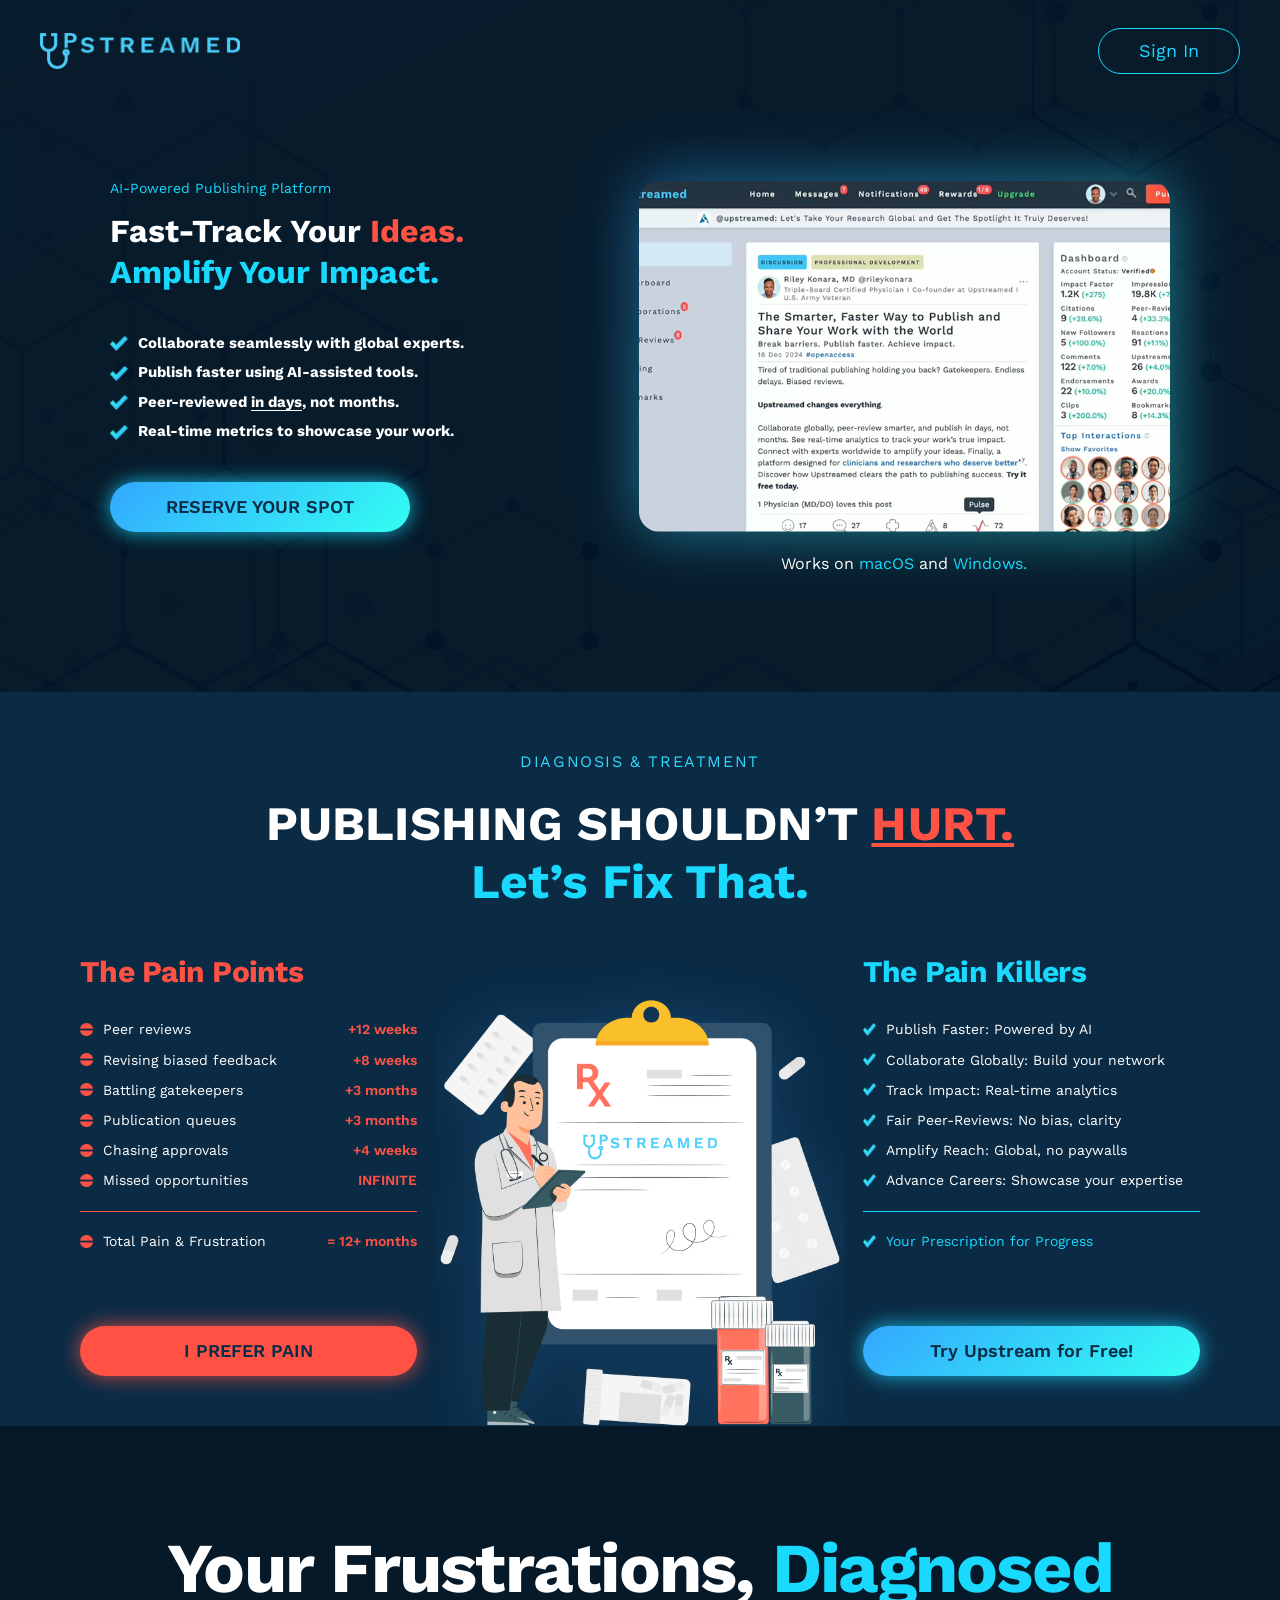
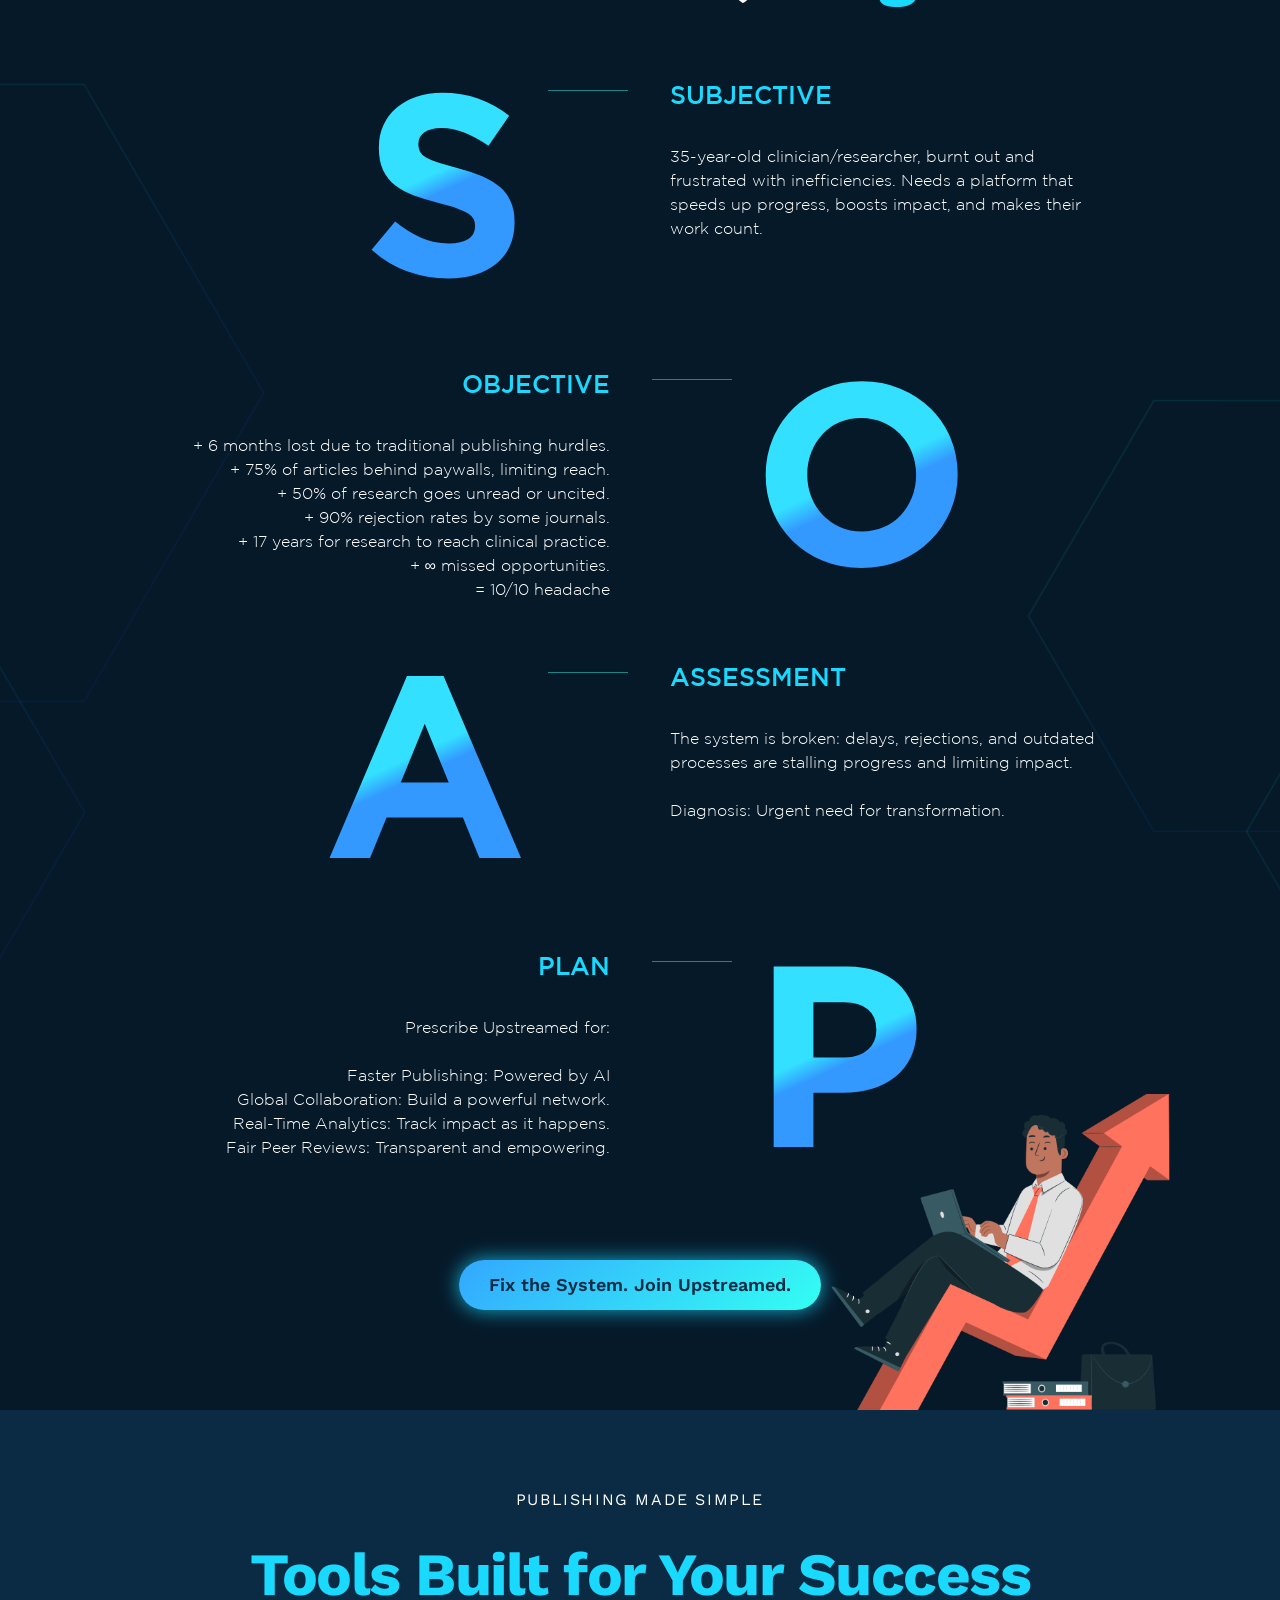
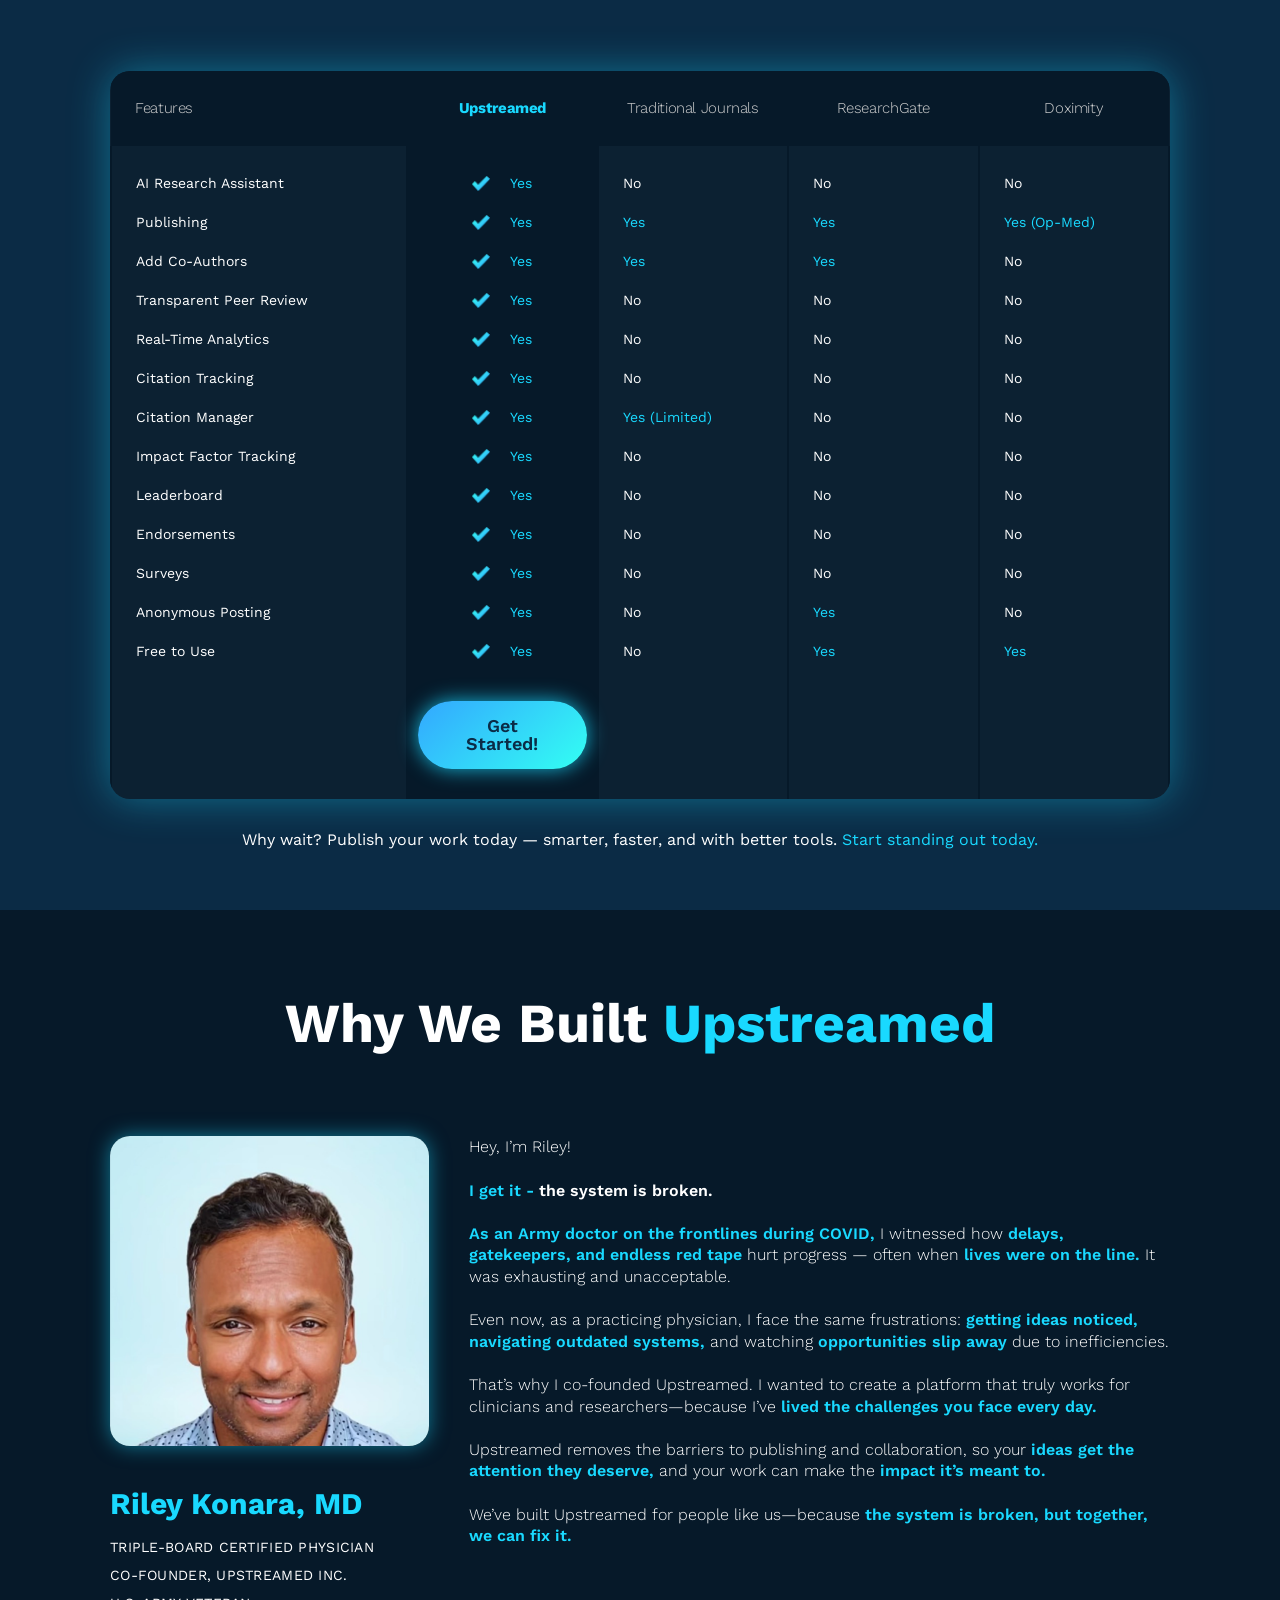
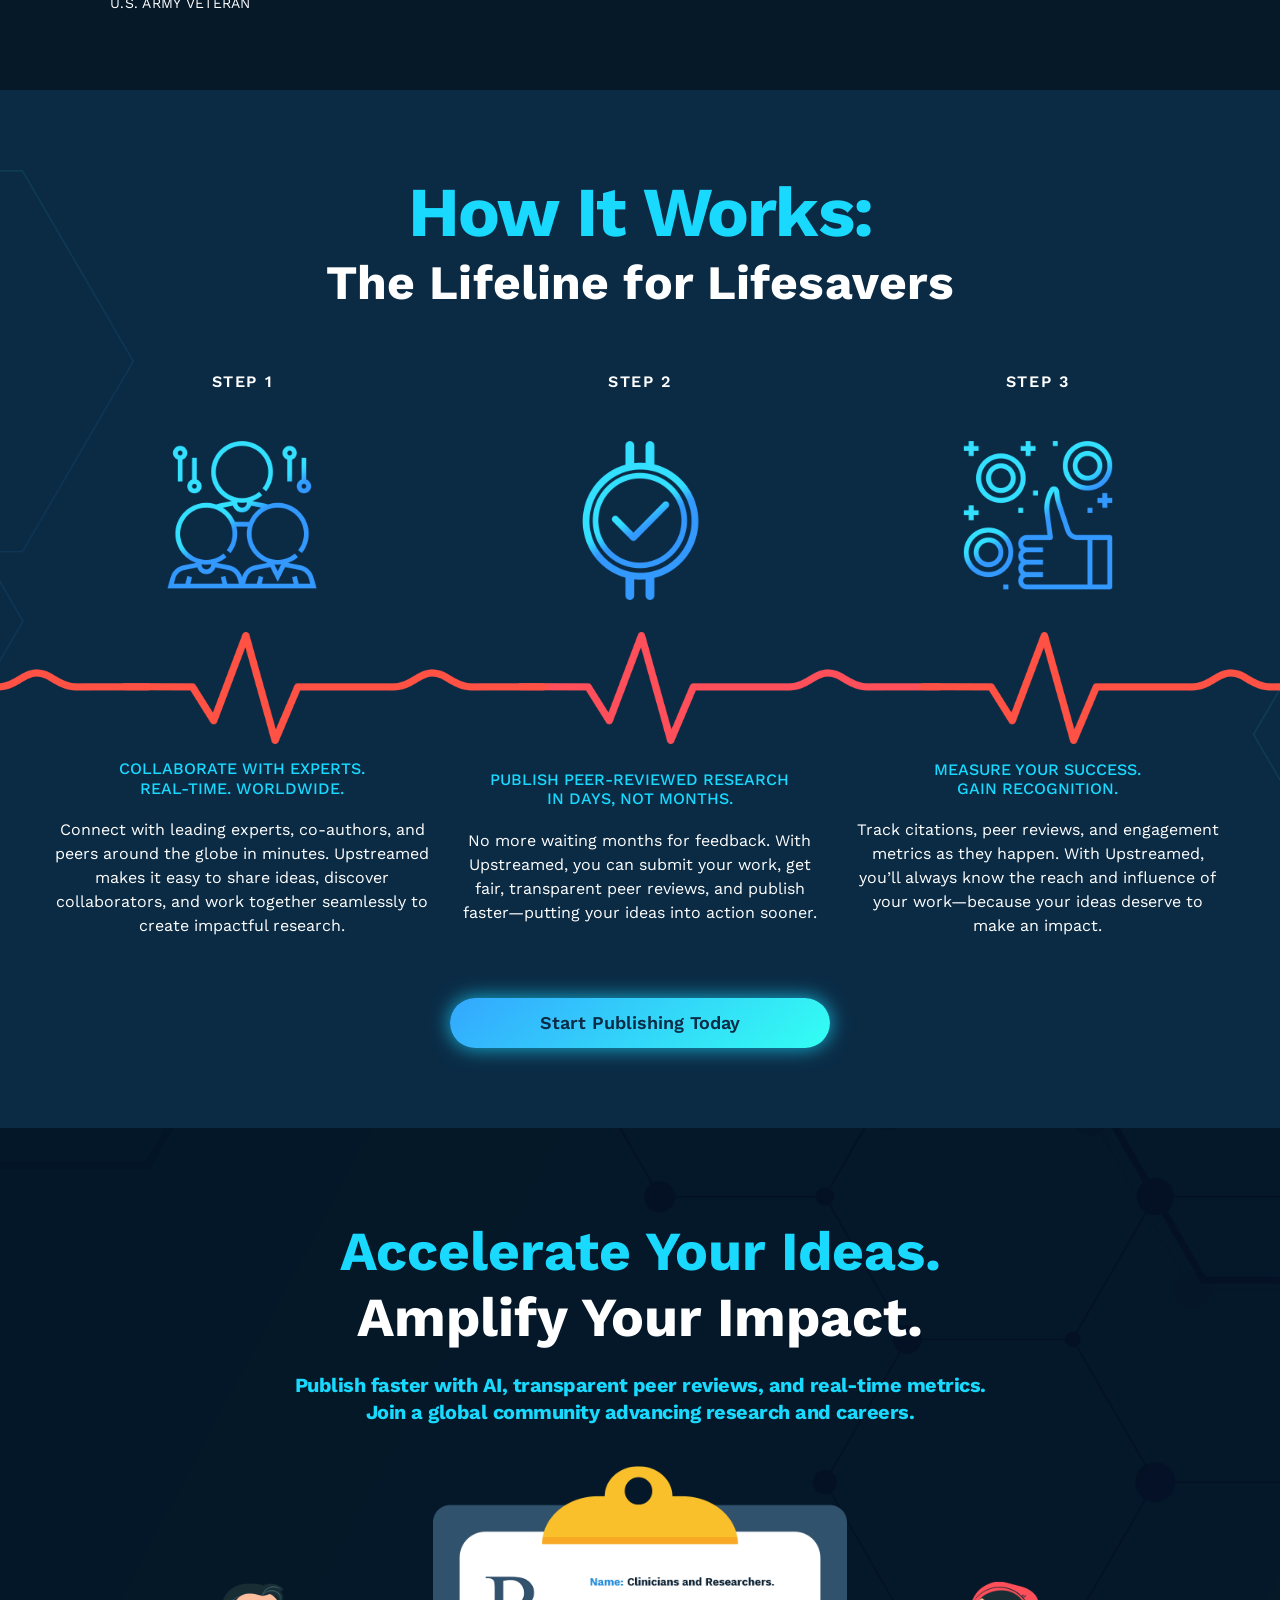
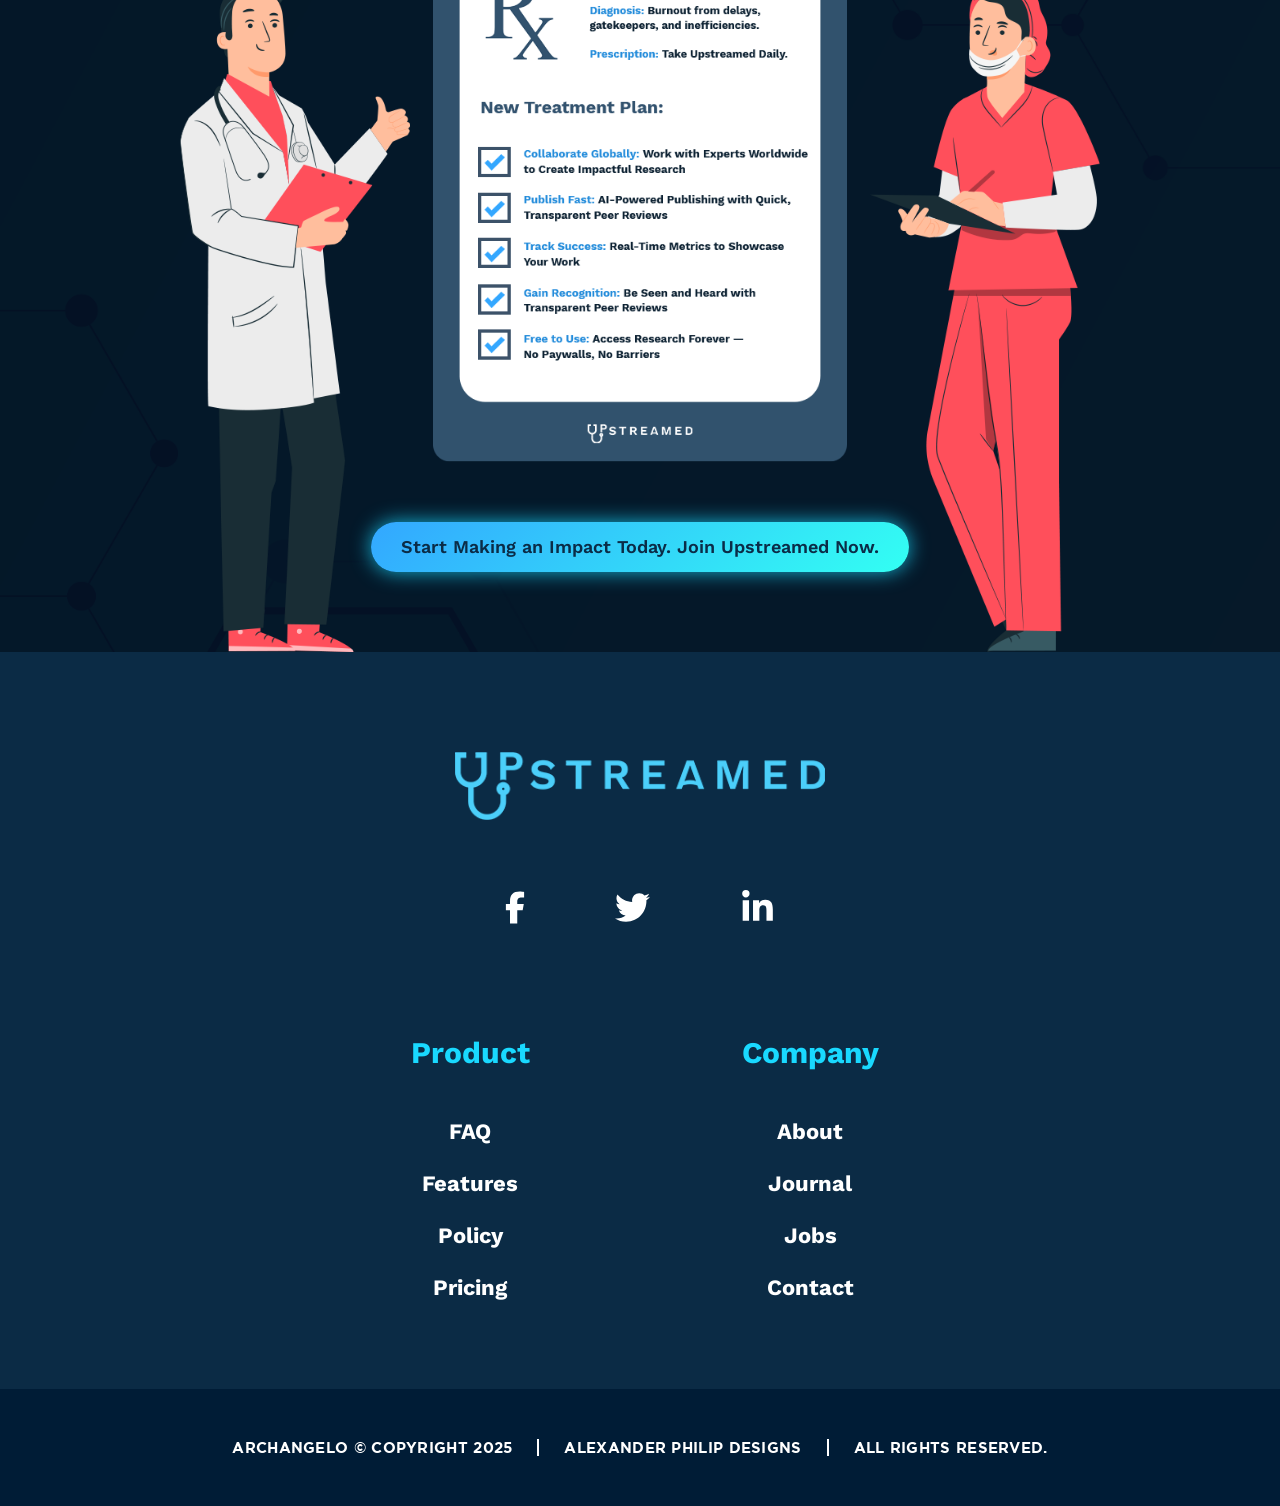
<file: upstreamed(dark)/index.html>
<!DOCTYPE html>
<html lang="en">
  <head>
    <meta charset="UTF-8" />
    <meta http-equiv="X-UA-Compatible" content="IE=edge" />
    <meta name="viewport" content="width=device-width, initial-scale=1.0" />
    <link rel="preconnect" href="https://fonts.googleapis.com" />
    <link rel="preconnect" href="https://fonts.gstatic.com" crossorigin />
    <link
      href="https://fonts.googleapis.com/css2?family=Work+Sans:ital,wght@0,100..900;1,100..900&display=swap"
      rel="stylesheet"
    />
    <link rel="stylesheet" href="css/main.css" />
    <title>Home</title>
  </head>

  <body>
    <!-- header start
    =========================================== -->
    <header class="header" id="header">
      <div class="auto__container">
        <div class="header__inner">
          <a href="index.html" class="header__inner-logo">
            <img src="./images/logo.png" alt="" />
          </a>
          <a href="#" class="button uniq"> Sign In </a>
        </div>
      </div>
    </header>
    <!-- header end
    =========================================== -->
    <main class="main">
      <!-- hero start
    =========================================== -->
      <section class="hero">
        <div class="hero__bg">
          <img src="./images/hero/bg.png" alt="" />
        </div>
        <div class="auto__container">
          <div class="hero__inner">
            <div class="hero__inner-content">
              <div class="hero__inner-title">
                <h6 class="sm">AI-Powered Publishing Platform</h6>
                <h1>
                  Fast-Track Your <b>Ideas.</b> <br />
                  <span> Amplify Your Impact. </span>
                </h1>
              </div>
              <div class="hero__inner-banner">
                <div class="hero__inner-image">
                  <img src="./images/hero/hero.png" alt="" />
                  <!-- <video
                    src="./images/video.mp4"
                    muted
                    autoplay
                    loop
                    playsinline
                    disablePictureInPicture
                  ></video> -->
                </div>
                <p>Works on <span>macOS</span> and <span>Windows.</span></p>
              </div>
              <ul>
                <li>
                  <span><img src="./images/icons/check.png" alt="" /></span>
                  <p class="big">Collaborate seamlessly with global experts.</p>
                </li>
                <li>
                  <span><img src="./images/icons/check.png" alt="" /></span>
                  <p class="big">Publish faster using AI-assisted tools.</p>
                </li>
                <li>
                  <span><img src="./images/icons/check.png" alt="" /></span>
                  <p class="big">
                    Peer-reviewed <a href="#"> in days</a>, not months.
                  </p>
                </li>
                <li>
                  <span><img src="./images/icons/check.png" alt="" /></span>
                  <p class="big">Real-time metrics to showcase your work.</p>
                </li>
              </ul>
              <a href="#" class="button primary">
                <span>Reserve your spot</span>
              </a>
            </div>
          </div>
        </div>
      </section>
      <!-- hero end
    =========================================== -->
      <!-- treatment start
    =========================================== -->
      <section class="treatment">
        <div class="auto__container">
          <div class="treatment__inner">
            <div class="treatment__inner-title">
              <h6>diagnosis & treatment</h6>
              <h3>
                PUBLISHING SHOULDN’T <b>HURT.</b> <br />
                <span> Let’s Fix That. </span>
              </h3>
            </div>
            <div class="treatment__inner-row">
              <div class="treatment__inner-col">
                <h4>The Pain Points</h4>
                <ul>
                  <li>
                    <span>
                      <img src="./images/icons/bullet.png" alt="" />
                    </span>
                    <p class="big">
                      Peer reviews
                      <b> +12 weeks </b>
                    </p>
                  </li>
                  <li>
                    <span>
                      <img src="./images/icons/bullet.png" alt="" />
                    </span>
                    <p class="big">
                      Revising biased feedback
                      <b> +8 weeks </b>
                    </p>
                  </li>
                  <li>
                    <span>
                      <img src="./images/icons/bullet.png" alt="" />
                    </span>
                    <p class="big">
                      Battling gatekeepers
                      <b> +3 months </b>
                    </p>
                  </li>
                  <li>
                    <span>
                      <img src="./images/icons/bullet.png" alt="" />
                    </span>
                    <p class="big">
                      Publication queues
                      <b> +3 months </b>
                    </p>
                  </li>
                  <li>
                    <span>
                      <img src="./images/icons/bullet.png" alt="" />
                    </span>
                    <p class="big">
                      Chasing approvals
                      <b> +4 weeks </b>
                    </p>
                  </li>
                  <li>
                    <span>
                      <img src="./images/icons/bullet.png" alt="" />
                    </span>
                    <p class="big">
                      Missed opportunities
                      <b> INFINITE </b>
                    </p>
                  </li>
                  <li>
                    <span>
                      <img src="./images/icons/bullet.png" alt="" />
                    </span>
                    <p class="big">
                      Total Pain & Frustration
                      <b> = 12+ months</b>
                    </p>
                  </li>
                </ul>
                <a href="#" class="button secondary"> I prefer pain </a>
              </div>
              <div class="treatment__inner-image">
                <img src="./images/treatment/illustration.png" alt="" />
              </div>
              <div class="treatment__inner-col">
                <h4>The Pain Killers</h4>
                <ul>
                  <li>
                    <span>
                      <img src="./images/icons/check.png" alt="" />
                    </span>
                    <p class="big">Publish Faster: Powered by AI</p>
                  </li>
                  <li>
                    <span>
                      <img src="./images/icons/check.png" alt="" />
                    </span>
                    <p class="big">Collaborate Globally: Build your network</p>
                  </li>
                  <li>
                    <span>
                      <img src="./images/icons/check.png" alt="" />
                    </span>
                    <p class="big">Track Impact: Real-time analytics</p>
                  </li>
                  <li>
                    <span>
                      <img src="./images/icons/check.png" alt="" />
                    </span>
                    <p class="big">Fair Peer-Reviews: No bias, clarity</p>
                  </li>
                  <li>
                    <span>
                      <img src="./images/icons/check.png" alt="" />
                    </span>
                    <p class="big">Amplify Reach: Global, no paywalls</p>
                  </li>
                  <li>
                    <span>
                      <img src="./images/icons/check.png" alt="" />
                    </span>
                    <p class="big">Advance Careers: Showcase your expertise</p>
                  </li>
                  <li class="uniq">
                    <span>
                      <img src="./images/icons/check.png" alt="" />
                    </span>
                    <p class="big">Your Prescription for Progress</p>
                  </li>
                </ul>
                <a href="#" class="button primary">
                  <span>Try Upstream for Free!</span>
                </a>
              </div>
            </div>
          </div>
        </div>
      </section>
      <!-- treatment end
    =========================================== -->
      <!-- diagnose start
    =========================================== -->
      <section class="diagnose">
        <div class="diagnose__bg">
          <img src="./images/diagnose/bg.png" alt="" />
        </div>
        <div class="auto__container">
          <div class="diagnose__inner">
            <div class="diagnose__inner-title">
              <h2 class="lg">Your Frustrations, <span>Diagnosed</span></h2>
            </div>
            <div class="diagnose__inner-content">
              <div class="diagnose__inner-col">
                <div class="diagnoseItem">
                  <div class="diagnoseItem__title">
                    <h3 class="ex">S</h3>
                  </div>
                  <div class="diagnoseItem__content">
                    <h5>SUBJECTIVE</h5>
                    <p>
                      35-year-old clinician/researcher, burnt out and frustrated
                      with inefficiencies. Needs a platform that speeds up
                      progress, boosts impact, and makes their work count.
                    </p>
                  </div>
                </div>
                <div class="diagnoseItem">
                  <div class="diagnoseItem__title">
                    <h3 class="ex">O</h3>
                  </div>
                  <div class="diagnoseItem__content">
                    <h5>OBJECTIVE</h5>
                    <p>
                      + 6 months lost due to traditional publishing hurdles.
                      <br />
                      + 75% of articles behind paywalls, limiting reach. <br />
                      + 50% of research goes unread or uncited. <br />
                      + 90% rejection rates by some journals. <br />
                      + 17 years for research to reach clinical practice. <br />
                      + ∞ missed opportunities. <br />
                      = 10/10 headache
                    </p>
                  </div>
                </div>
                <div class="diagnoseItem">
                  <div class="diagnoseItem__title">
                    <h3 class="ex">A</h3>
                  </div>
                  <div class="diagnoseItem__content">
                    <h5>ASSESSMENT</h5>
                    <p>
                      The system is broken: delays, rejections, and outdated
                      processes are stalling progress and limiting impact.
                      <br />
                      <br />
                      Diagnosis: Urgent need for transformation.
                    </p>
                  </div>
                </div>
                <div class="diagnoseItem">
                  <div class="diagnoseItem__title">
                    <h3 class="ex">P</h3>
                  </div>
                  <div class="diagnoseItem__content">
                    <h5>PLAN</h5>
                    <p>
                      Prescribe Upstreamed for:
                      <br />
                      <br />
                      Faster Publishing: Powered by AI <br />
                      Global Collaboration: Build a powerful network. <br />
                      Real-Time Analytics: Track impact as it happens. <br />
                      Fair Peer Reviews: Transparent and empowering.
                    </p>
                  </div>
                </div>
              </div>
              <div class="diagnose__inner-image">
                <img src="./images/diagnose/illustration.png" alt="" />
              </div>
              <a href="#" class="button primary">
                <span> Fix the System. Join Upstreamed. </span>
              </a>
            </div>
          </div>
        </div>
      </section>
      <!-- diagnose end
  =========================================== -->
      <!-- features start
    =========================================== -->
      <section class="features">
        <div class="auto__container">
          <div class="features__inner">
            <div class="features__inner-title">
              <h6>publishing made simple</h6>
              <h2 class="big">Tools Built for Your Success</h2>
            </div>
            <div class="featuresTable__wrapper">
              <table class="featuresTable">
                <thead>
                  <tr>
                    <th>Features</th>
                    <th>
                      <b> Upstreamed </b>
                    </th>
                    <th>Traditional Journals</th>
                    <th>ResearchGate</th>
                    <th>Doximity</th>
                  </tr>
                </thead>
                <tbody>
                  <tr>
                    <td>AI Research Assistant</td>
                    <td>
                      <div class="featuresTable__main">
                        <span>
                          <img src="./images/icons/check.png" alt="" />
                        </span>
                        <b> Yes </b>
                      </div>
                    </td>
                    <td>
                      <span>
                        <img src="./images/icons/cross.png" alt="" />
                      </span>
                      <b> No </b>
                    </td>
                    <td>
                      <span>
                        <img src="./images/icons/cross.png" alt="" />
                      </span>
                      <b> No </b>
                    </td>
                    <td>
                      <span>
                        <img src="./images/icons/cross.png" alt="" />
                      </span>
                      <b> No </b>
                    </td>
                  </tr>
                  <tr>
                    <td>Publishing</td>
                    <td>
                      <div class="featuresTable__main">
                        <span>
                          <img src="./images/icons/check.png" alt="" />
                        </span>
                        <b> Yes </b>
                      </div>
                    </td>
                    <td>
                      <span>
                        <img src="./images/icons/check.png" alt="" />
                      </span>
                      <b class="active"> Yes </b>
                    </td>
                    <td>
                      <span>
                        <img src="./images/icons/check.png" alt="" />
                      </span>
                      <b class="active"> Yes </b>
                    </td>
                    <td>
                      <span>
                        <img src="./images/icons/check.png" alt="" />
                      </span>
                      <b class="active"> Yes </b>
                      <strong> (Op-Med) </strong>
                    </td>
                  </tr>
                  <tr>
                    <td>Add Co-Authors</td>
                    <td>
                      <div class="featuresTable__main">
                        <span>
                          <img src="./images/icons/check.png" alt="" />
                        </span>
                        <b> Yes </b>
                      </div>
                    </td>
                    <td>
                      <span>
                        <img src="./images/icons/check.png" alt="" />
                      </span>
                      <b class="active"> Yes </b>
                    </td>
                    <td>
                      <span>
                        <img src="./images/icons/check.png" alt="" />
                      </span>
                      <b class="active"> Yes </b>
                    </td>
                    <td>
                      <span>
                        <img src="./images/icons/cross.png" alt="" />
                      </span>
                      <b> No </b>
                    </td>
                  </tr>
                  <tr>
                    <td>Transparent Peer Review</td>
                    <td>
                      <div class="featuresTable__main">
                        <span>
                          <img src="./images/icons/check.png" alt="" />
                        </span>
                        <b> Yes </b>
                      </div>
                    </td>
                    <td>
                      <span>
                        <img src="./images/icons/cross.png" alt="" />
                      </span>
                      <b> No </b>
                    </td>
                    <td>
                      <span>
                        <img src="./images/icons/cross.png" alt="" />
                      </span>
                      <b> No </b>
                    </td>
                    <td>
                      <span>
                        <img src="./images/icons/cross.png" alt="" />
                      </span>
                      <b> No </b>
                    </td>
                  </tr>
                  <tr>
                    <td>Real-Time Analytics</td>
                    <td>
                      <div class="featuresTable__main">
                        <span>
                          <img src="./images/icons/check.png" alt="" />
                        </span>
                        <b> Yes </b>
                      </div>
                    </td>
                    <td>
                      <span>
                        <img src="./images/icons/cross.png" alt="" />
                      </span>
                      <b> No </b>
                    </td>
                    <td>
                      <span>
                        <img src="./images/icons/cross.png" alt="" />
                      </span>
                      <b> No </b>
                    </td>
                    <td>
                      <span>
                        <img src="./images/icons/cross.png" alt="" />
                      </span>
                      <b> No </b>
                    </td>
                  </tr>
                  <tr>
                    <td>Citation Tracking</td>
                    <td>
                      <div class="featuresTable__main">
                        <span>
                          <img src="./images/icons/check.png" alt="" />
                        </span>
                        <b> Yes </b>
                      </div>
                    </td>
                    <td>
                      <span>
                        <img src="./images/icons/cross.png" alt="" />
                      </span>
                      <b> No </b>
                    </td>
                    <td>
                      <span>
                        <img src="./images/icons/cross.png" alt="" />
                      </span>
                      <b> No </b>
                    </td>
                    <td>
                      <span>
                        <img src="./images/icons/cross.png" alt="" />
                      </span>
                      <b> No </b>
                    </td>
                  </tr>
                  <tr>
                    <td>Citation Manager</td>
                    <td>
                      <div class="featuresTable__main">
                        <span>
                          <img src="./images/icons/check.png" alt="" />
                        </span>
                        <b> Yes </b>
                      </div>
                    </td>
                    <td>
                      <span>
                        <img src="./images/icons/check.png" alt="" />
                      </span>
                      <b class="active"> Yes </b>
                      <strong> (Limited) </strong>
                    </td>
                    <td>
                      <span>
                        <img src="./images/icons/cross.png" alt="" />
                      </span>
                      <b> No </b>
                    </td>
                    <td>
                      <span>
                        <img src="./images/icons/cross.png" alt="" />
                      </span>
                      <b> No </b>
                    </td>
                  </tr>
                  <tr>
                    <td>Impact Factor Tracking</td>
                    <td>
                      <div class="featuresTable__main">
                        <span>
                          <img src="./images/icons/check.png" alt="" />
                        </span>
                        <b> Yes </b>
                      </div>
                    </td>
                    <td>
                      <span>
                        <img src="./images/icons/cross.png" alt="" />
                      </span>
                      <b> No </b>
                    </td>
                    <td>
                      <span>
                        <img src="./images/icons/cross.png" alt="" />
                      </span>
                      <b> No </b>
                    </td>
                    <td>
                      <span>
                        <img src="./images/icons/cross.png" alt="" />
                      </span>
                      <b> No </b>
                    </td>
                  </tr>
                  <tr>
                    <td>Leaderboard</td>
                    <td>
                      <div class="featuresTable__main">
                        <span>
                          <img src="./images/icons/check.png" alt="" />
                        </span>
                        <b> Yes </b>
                      </div>
                    </td>
                    <td>
                      <span>
                        <img src="./images/icons/cross.png" alt="" />
                      </span>
                      <b> No </b>
                    </td>
                    <td>
                      <span>
                        <img src="./images/icons/cross.png" alt="" />
                      </span>
                      <b> No </b>
                    </td>
                    <td>
                      <span>
                        <img src="./images/icons/cross.png" alt="" />
                      </span>
                      <b> No </b>
                    </td>
                  </tr>
                  <tr>
                    <td>Endorsements</td>
                    <td>
                      <div class="featuresTable__main">
                        <span>
                          <img src="./images/icons/check.png" alt="" />
                        </span>
                        <b> Yes </b>
                      </div>
                    </td>
                    <td>
                      <span>
                        <img src="./images/icons/cross.png" alt="" />
                      </span>
                      <b> No </b>
                    </td>
                    <td>
                      <span>
                        <img src="./images/icons/cross.png" alt="" />
                      </span>
                      <b> No </b>
                    </td>
                    <td>
                      <span>
                        <img src="./images/icons/cross.png" alt="" />
                      </span>
                      <b> No </b>
                    </td>
                  </tr>
                  <tr>
                    <td>Surveys</td>
                    <td>
                      <div class="featuresTable__main">
                        <span>
                          <img src="./images/icons/check.png" alt="" />
                        </span>
                        <b> Yes </b>
                      </div>
                    </td>
                    <td>
                      <span>
                        <img src="./images/icons/cross.png" alt="" />
                      </span>
                      <b> No </b>
                    </td>
                    <td>
                      <span>
                        <img src="./images/icons/cross.png" alt="" />
                      </span>
                      <b> No </b>
                    </td>
                    <td>
                      <span>
                        <img src="./images/icons/cross.png" alt="" />
                      </span>
                      <b> No </b>
                    </td>
                  </tr>
                  <tr>
                    <td>Anonymous Posting</td>
                    <td>
                      <div class="featuresTable__main">
                        <span>
                          <img src="./images/icons/check.png" alt="" />
                        </span>
                        <b> Yes </b>
                      </div>
                    </td>
                    <td>
                      <span>
                        <img src="./images/icons/cross.png" alt="" />
                      </span>
                      <b> No </b>
                    </td>
                    <td>
                      <span>
                        <img src="./images/icons/check.png" alt="" />
                      </span>
                      <b class="active"> Yes </b>
                    </td>
                    <td>
                      <span>
                        <img src="./images/icons/cross.png" alt="" />
                      </span>
                      <b> No </b>
                    </td>
                  </tr>
                  <tr>
                    <td>Free to Use</td>
                    <td>
                      <div class="featuresTable__main">
                        <span>
                          <img src="./images/icons/check.png" alt="" />
                        </span>
                        <b> Yes </b>
                      </div>
                    </td>
                    <td>
                      <span>
                        <img src="./images/icons/cross.png" alt="" />
                      </span>
                      <b> No </b>
                    </td>
                    <td>
                      <span>
                        <img src="./images/icons/check.png" alt="" />
                      </span>
                      <b class="active"> Yes </b>
                    </td>
                    <td>
                      <span>
                        <img src="./images/icons/check.png" alt="" />
                      </span>
                      <b class="active"> Yes </b>
                    </td>
                  </tr>
                  <tr>
                    <td></td>
                    <td>
                      <a href="#" class="button primary sm">
                        <span> Get Started! </span>
                      </a>
                    </td>
                    <td></td>
                    <td></td>
                    <td></td>
                  </tr>
                </tbody>
              </table>
              <p class="lg">
                Why wait? Publish your work today — smarter, faster, and with
                better tools. <span>Start standing out today.</span>
              </p>
            </div>
          </div>
        </div>
      </section>
      <!-- features end
=========================================== -->
      <!-- about start
    =========================================== -->
      <section class="about">
        <div class="auto__container">
          <div class="about__inner">
            <div class="about__inner-title">
              <h2>Why We Built <span>Upstreamed</span></h2>
            </div>
            <div class="about__inner-row">
              <div class="aboutProfile">
                <div class="aboutProfile__image">
                  <img src="./images/about/profile.png" alt="" />
                </div>
                <div class="aboutProfile__name">
                  <h5 class="big">Riley Konara, MD</h5>
                  <p class="ex">tRIPLE-BOARD CERTIFIED PHYSICIAN</p>
                  <p class="ex">Co-Founder, Upstreamed Inc.</p>
                  <p class="ex">U.S. ARMY VETERAN</p>
                </div>
              </div>
              <div class="aboutContent">
                <p class="lg">
                  Hey, I’m Riley!
                  <br />
                  <br />
                  <b> I get it - </b>
                  <span> the system is broken. </span>
                  <br />
                  <br />
                  <b> As an Army doctor on the frontlines during COVID, </b>
                  I witnessed how
                  <b>delays, gatekeepers, and endless red tape</b> hurt progress
                  — often when <b>lives were on the line.</b> It was exhausting
                  and unacceptable. <br />
                  <br />
                  Even now, as a practicing physician, I face the same
                  frustrations:
                  <b>getting ideas noticed, navigating outdated systems,</b> and
                  watching <b>opportunities slip away</b> due to inefficiencies.
                  <br />
                  <br />
                  That’s why I co-founded Upstreamed. I wanted to create a
                  platform that truly works for clinicians and
                  researchers—because I’ve
                  <b>lived the challenges you face every day.</b> <br />
                  <br />
                  Upstreamed removes the barriers to publishing and
                  collaboration, so your
                  <b>ideas get the attention they deserve,</b> and your work can
                  make the <b>impact it’s meant to.</b> <br />
                  <br />
                  We’ve built Upstreamed for people like us—because
                  <b>the system is broken, but together, we can fix it.</b>
                </p>
              </div>
            </div>
          </div>
        </div>
      </section>
      <!-- about end
  =========================================== -->
      <!-- work start
    =========================================== -->
      <section class="work">
        <div class="work__bg">
          <img src="./images/work/bg.png" alt="" />
        </div>
        <div class="auto__container">
          <div class="work__inner">
            <div class="work__inner-title">
              <h2 class="xlg">How It Works:</h2>
              <h3>The Lifeline for Lifesavers</h3>
            </div>
            <div class="work__inner-wrapper">
              <div class="work__inner-shape">
                <img src="./images/work/pulse.png" alt="" />
              </div>
              <div class="work__inner-row">
                <div class="workItem">
                  <div class="workItem__top">
                    <h6>STEP 1</h6>
                    <div class="workItem__icon">
                      <img src="./images/work/1.png" alt="" />
                    </div>
                  </div>
                  <div class="workItem__content">
                    <h6>
                      COLLABORATE WITH EXPERTS. <br />
                      REAL-TIME. WORLDWIDE.
                    </h6>
                    <p>
                      Connect with leading experts, co-authors, and peers around
                      the globe in minutes. Upstreamed makes it easy to share
                      ideas, discover collaborators, and work together
                      seamlessly to create impactful research.
                    </p>
                  </div>
                </div>
                <div class="workItem">
                  <div class="workItem__top">
                    <h6>STEP 2</h6>
                    <div class="workItem__icon">
                      <img src="./images/work/2.png" alt="" />
                    </div>
                  </div>
                  <div class="workItem__content">
                    <h6>
                      Publish Peer-Reviewed Research <br />
                      in Days, not months.
                    </h6>
                    <p>
                      No more waiting months for feedback. With Upstreamed, you
                      can submit your work, get fair, transparent peer reviews,
                      and publish faster—putting your ideas into action sooner.
                    </p>
                  </div>
                </div>
                <div class="workItem">
                  <div class="workItem__top">
                    <h6>STEP 3</h6>
                    <div class="workItem__icon">
                      <img src="./images/work/3.png" alt="" />
                    </div>
                  </div>
                  <div class="workItem__content">
                    <h6>
                      Measure Your Success. <br />
                      Gain Recognition.
                    </h6>
                    <p>
                      Track citations, peer reviews, and engagement metrics as
                      they happen. With Upstreamed, you’ll always know the reach
                      and influence of your work—because your ideas deserve to
                      make an impact.
                    </p>
                  </div>
                </div>
              </div>
            </div>
            <div class="work__inner-foot">
              <a href="#" class="button primary">
                <span> Start Publishing Today </span>
              </a>
            </div>
          </div>
        </div>
      </section>
      <!-- work end
  =========================================== -->
      <!-- impact start
    =========================================== -->
      <section class="impact">
        <div class="impact__bg">
          <img src="./images/impact/bg.png" alt="" />
        </div>
        <div class="auto__container">
          <div class="impact__inner">
            <div class="impact__inner-title">
              <h2>
                <span> Accelerate Your Ideas. </span>
                <br />
                Amplify Your Impact.
              </h2>
              <p class="xlg">
                Publish faster with AI, transparent peer reviews, and real-time
                metrics. <br />
                Join a global community advancing research and careers.
              </p>
            </div>
            <div class="impact__inner-content">
              <div class="impact__inner-image left">
                <img src="./images/impact/man.png" alt="" />
              </div>
              <div class="impact__inner-list">
                <img src="./images/impact/list.png" alt="" />
              </div>
              <a href="#" class="button primary">
                <span> Start Making an Impact Today. Join Upstreamed Now.</span>
              </a>
              <div class="impact__inner-image right">
                <img src="./images/impact/woman.png" alt="" />
              </div>
            </div>
          </div>
        </div>
      </section>
      <!-- impact end
  =========================================== -->
      <!-- footer start
    =========================================== -->
      <footer class="footer">
        <div class="auto__container">
          <div class="footer__inner">
            <div class="footer__inner-logo">
              <img src="./images/logo.png" alt="" />
            </div>
            <div class="footer__inner-social">
              <a href="#" class="sm">
                <svg>
                  <use xlink:href="#facebook"></use>
                </svg>
              </a>
              <a href="#">
                <svg>
                  <use xlink:href="#twitter"></use>
                </svg>
              </a>
              <a href="#">
                <svg>
                  <use xlink:href="#linkedin"></use>
                </svg>
              </a>
            </div>
            <div class="footer__inner-links">
              <div class="footer__inner-col">
                <h5 class="big">Product</h5>
                <a href="#"> FAQ </a>
                <a href="#"> Features </a>
                <a href="#"> Policy </a>
                <a href="#"> Pricing </a>
              </div>
              <div class="footer__inner-col">
                <h5 class="big">Company</h5>
                <a href="#"> About </a>
                <a href="#"> Journal </a>
                <a href="#"> Jobs </a>
                <a href="#"> Contact </a>
              </div>
            </div>
          </div>
        </div>
        <div class="copy">
          <div class="auto__container">
            <div class="copy__inner">
              <p>ARCHANGELO © cOpyrigHT 2025</p>
              <hr />
              <p>ALEXANDER PHILIP DESIGNS</p>
              <hr />
              <p>all rights reserved.</p>
            </div>
          </div>
        </div>
      </footer>
      <!-- footer end
    =========================================== -->
    </main>

    <!-- Sprites
    =========================================== -->
    <!-- <svg>
      <use xlink:href="#voice"></use>
    </svg> -->
    <svg style="display: none">
      <symbol id="facebook" viewBox="0 0 320 512">
        <path
          d="M80 299.3V512H196V299.3h86.5l18-97.8H196V166.9c0-51.7 20.3-71.5 72.7-71.5c16.3 0 29.4 .4 37 1.2V7.9C291.4 4 256.4 0 236.2 0C129.3 0 80 50.5 80 159.4v42.1H14v97.8H80z"
          fill="currentColor"
        />
      </symbol>
      <symbol id="twitter" viewBox="0 0 512 512">
        <path
          d="M459.4 151.7c.3 4.5 .3 9.1 .3 13.6 0 138.7-105.6 298.6-298.6 298.6-59.5 0-114.7-17.2-161.1-47.1 8.4 1 16.6 1.3 25.3 1.3 49.1 0 94.2-16.6 130.3-44.8-46.1-1-84.8-31.2-98.1-72.8 6.5 1 13 1.6 19.8 1.6 9.4 0 18.8-1.3 27.6-3.6-48.1-9.7-84.1-52-84.1-103v-1.3c14 7.8 30.2 12.7 47.4 13.3-28.3-18.8-46.8-51-46.8-87.4 0-19.5 5.2-37.4 14.3-53 51.7 63.7 129.3 105.3 216.4 109.8-1.6-7.8-2.6-15.9-2.6-24 0-57.8 46.8-104.9 104.9-104.9 30.2 0 57.5 12.7 76.7 33.1 23.7-4.5 46.5-13.3 66.6-25.3-7.8 24.4-24.4 44.8-46.1 57.8 21.1-2.3 41.6-8.1 60.4-16.2-14.3 20.8-32.2 39.3-52.6 54.3z"
          fill="currentColor"
        />
      </symbol>
      <symbol id="linkedin" viewBox="0 0 448 512">
        <path
          d="M100.3 448H7.4V148.9h92.9zM53.8 108.1C24.1 108.1 0 83.5 0 53.8a53.8 53.8 0 0 1 107.6 0c0 29.7-24.1 54.3-53.8 54.3zM447.9 448h-92.7V302.4c0-34.7-.7-79.2-48.3-79.2-48.3 0-55.7 37.7-55.7 76.7V448h-92.8V148.9h89.1v40.8h1.3c12.4-23.5 42.7-48.3 87.9-48.3 94 0 111.3 61.9 111.3 142.3V448z"
          fill="currentColor"
        />
      </symbol>
    </svg>
    <!-- js
    =========================================== -->
    <script src="./js/main.js"></script>
  </body>
</html>
</file>
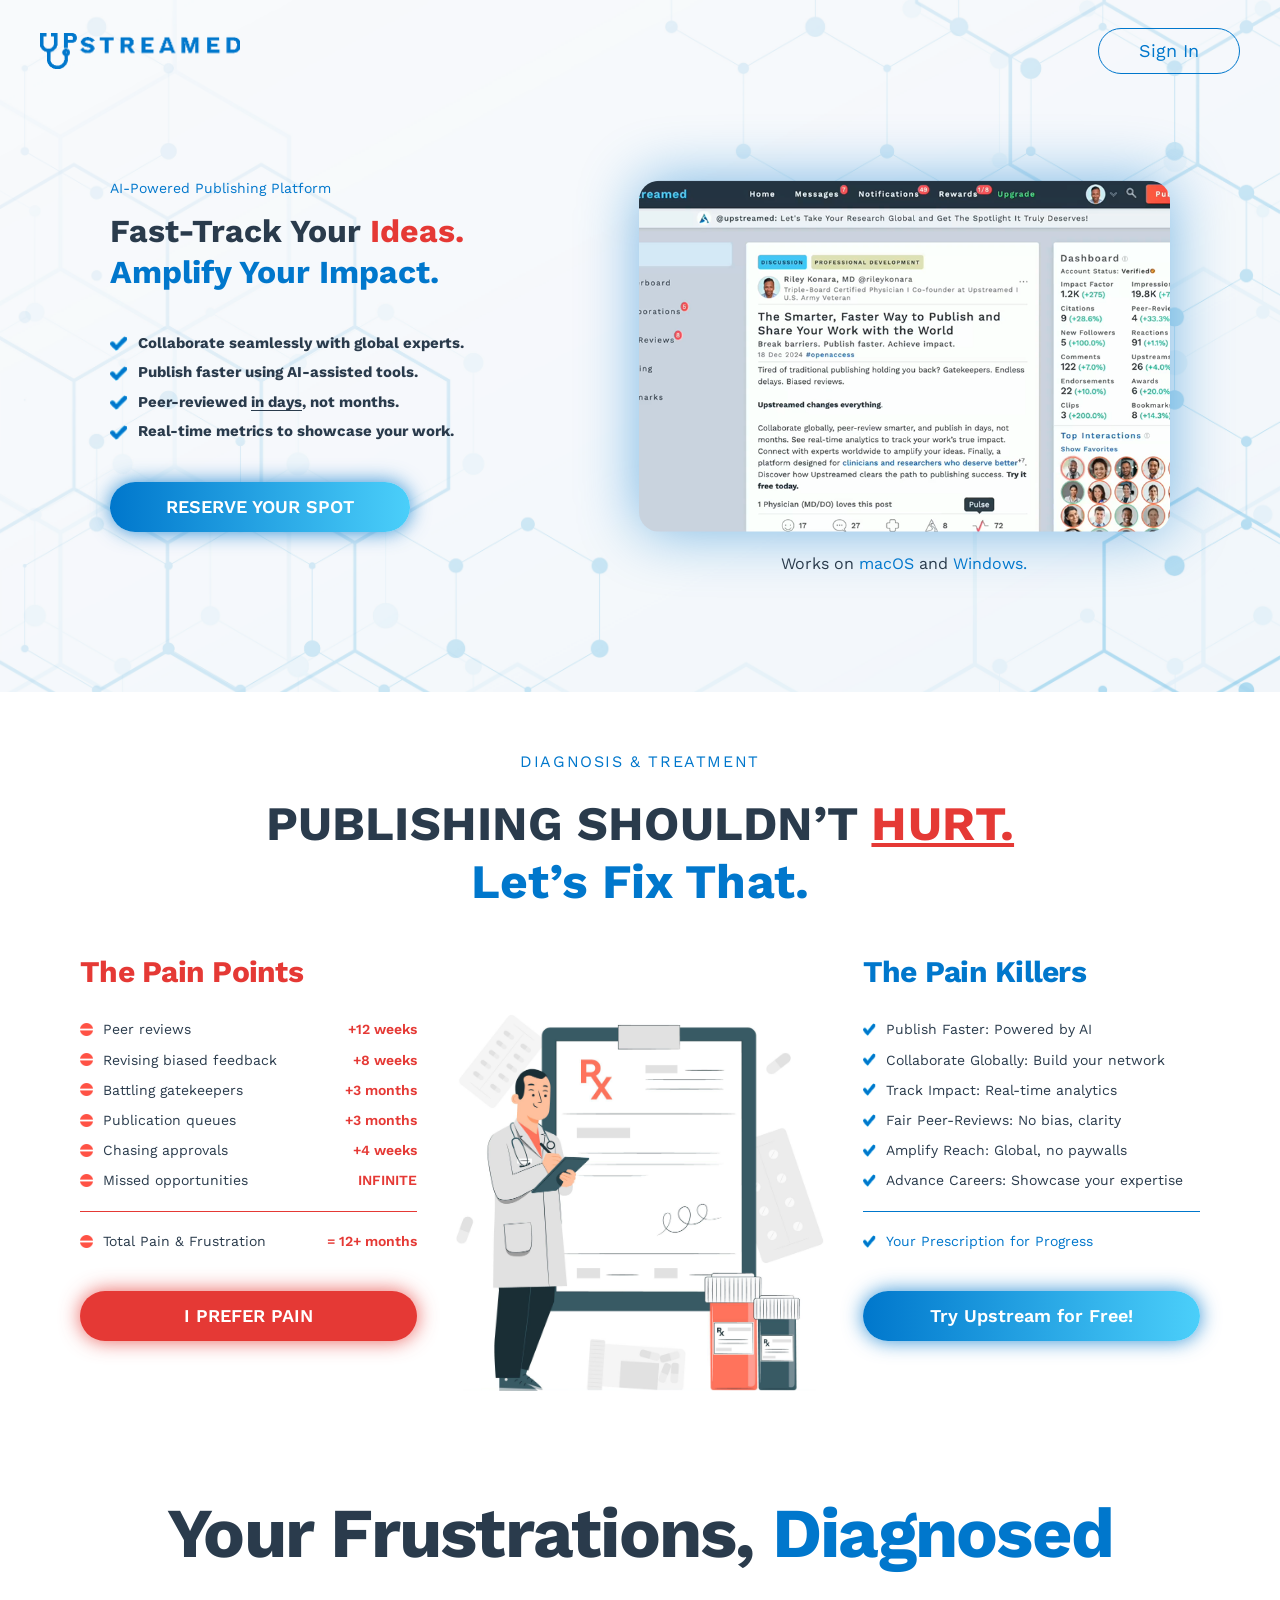
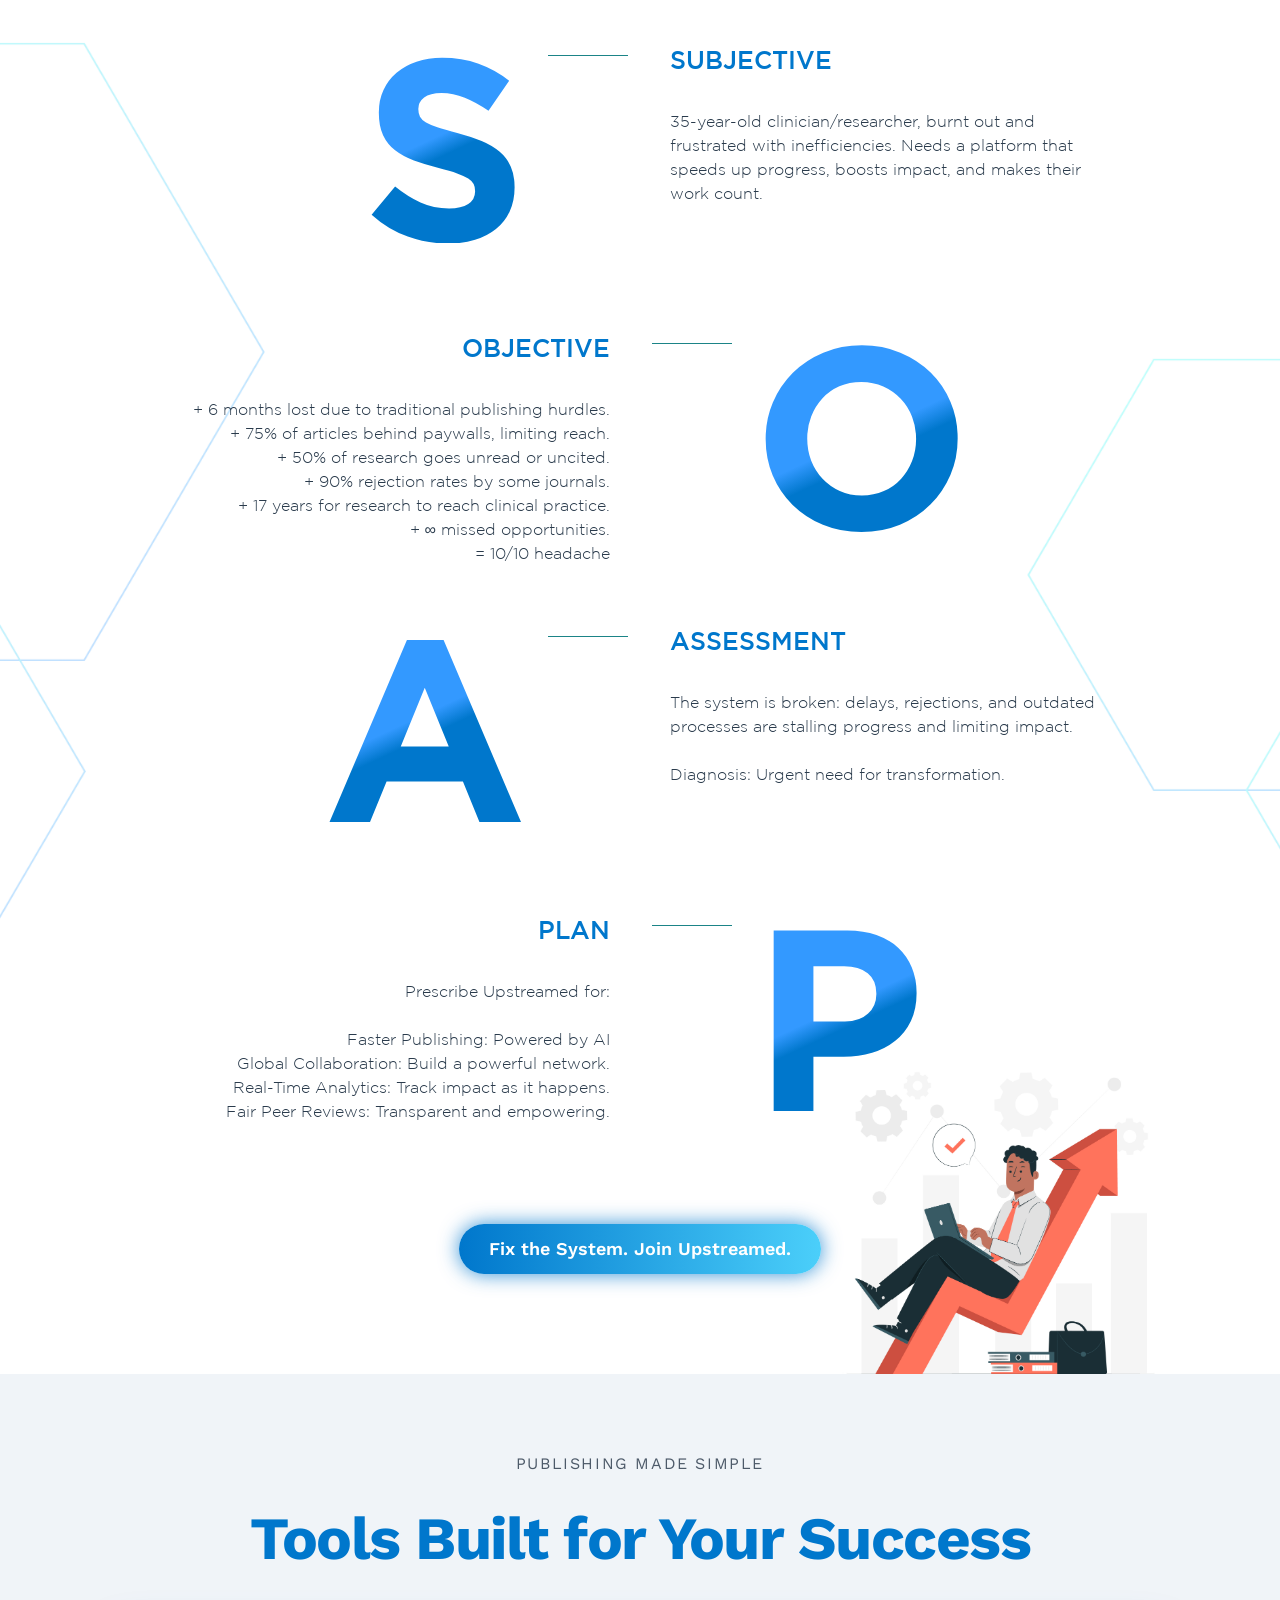
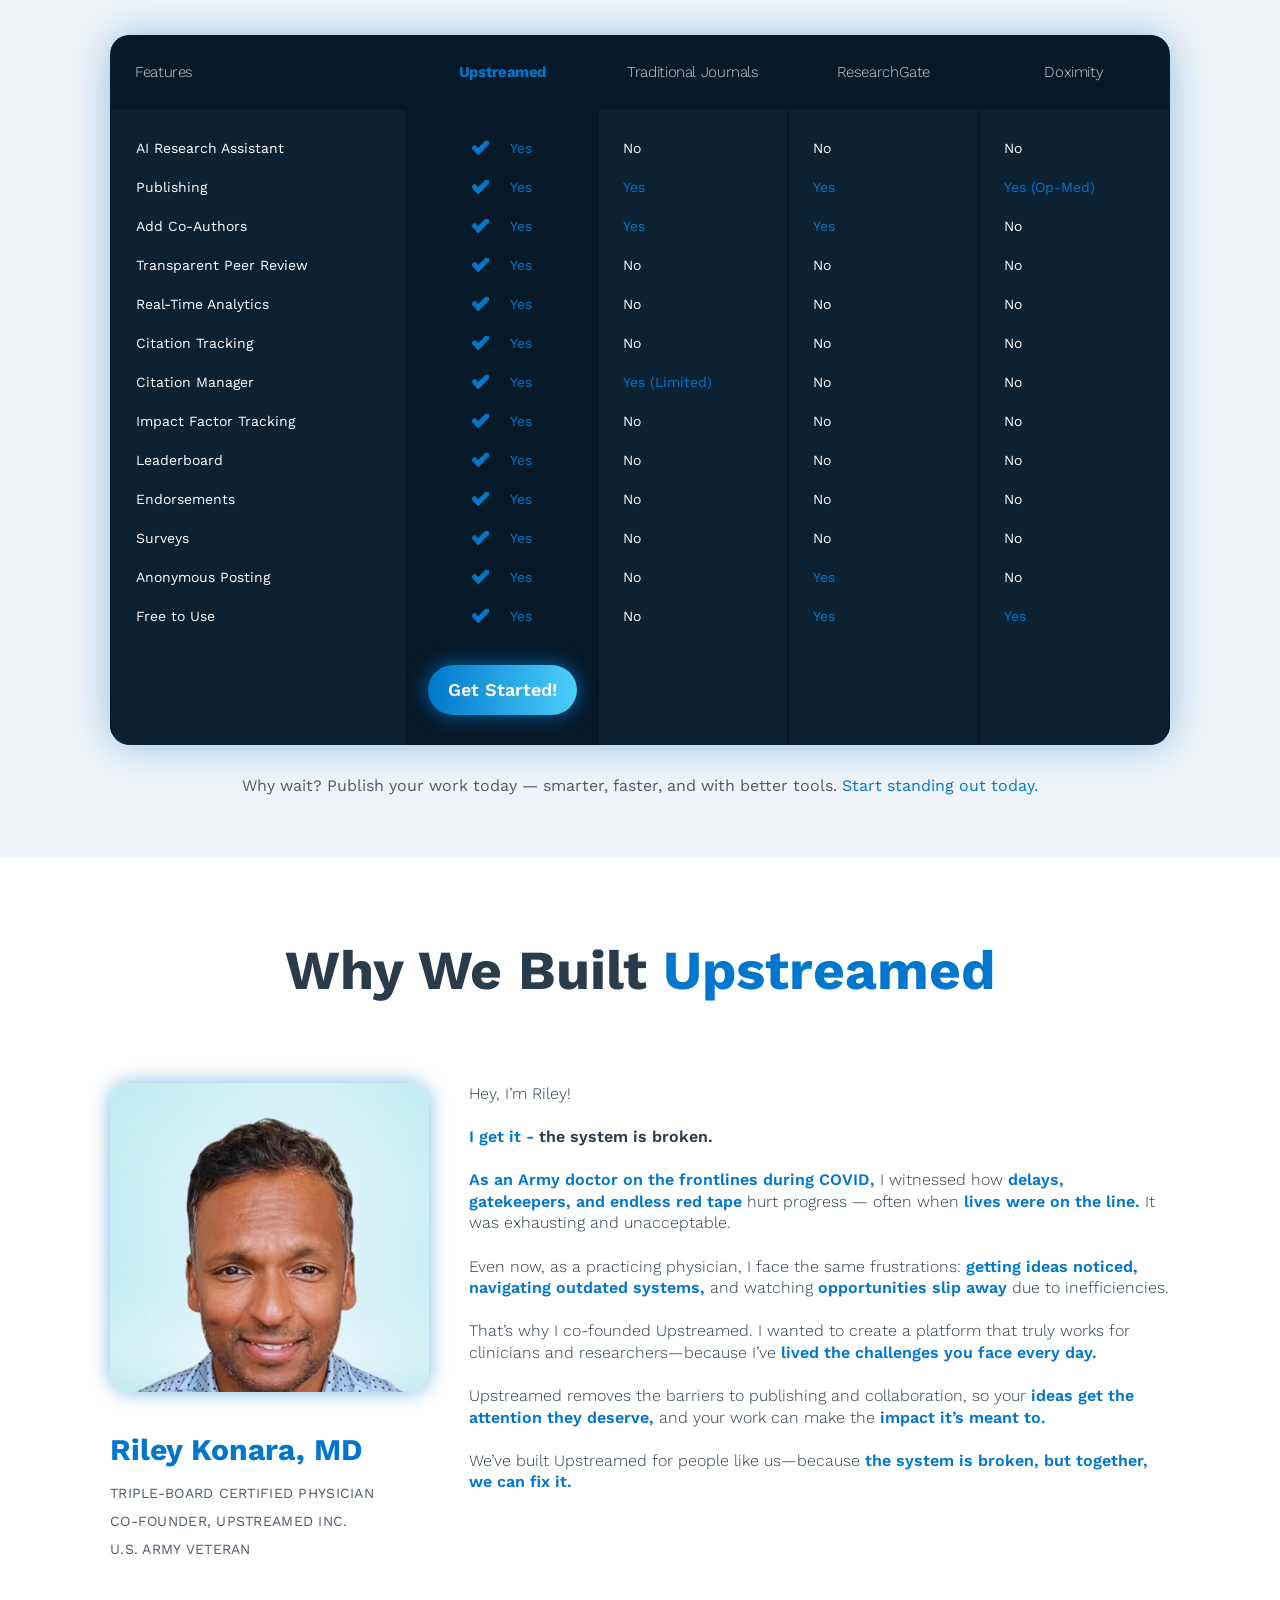
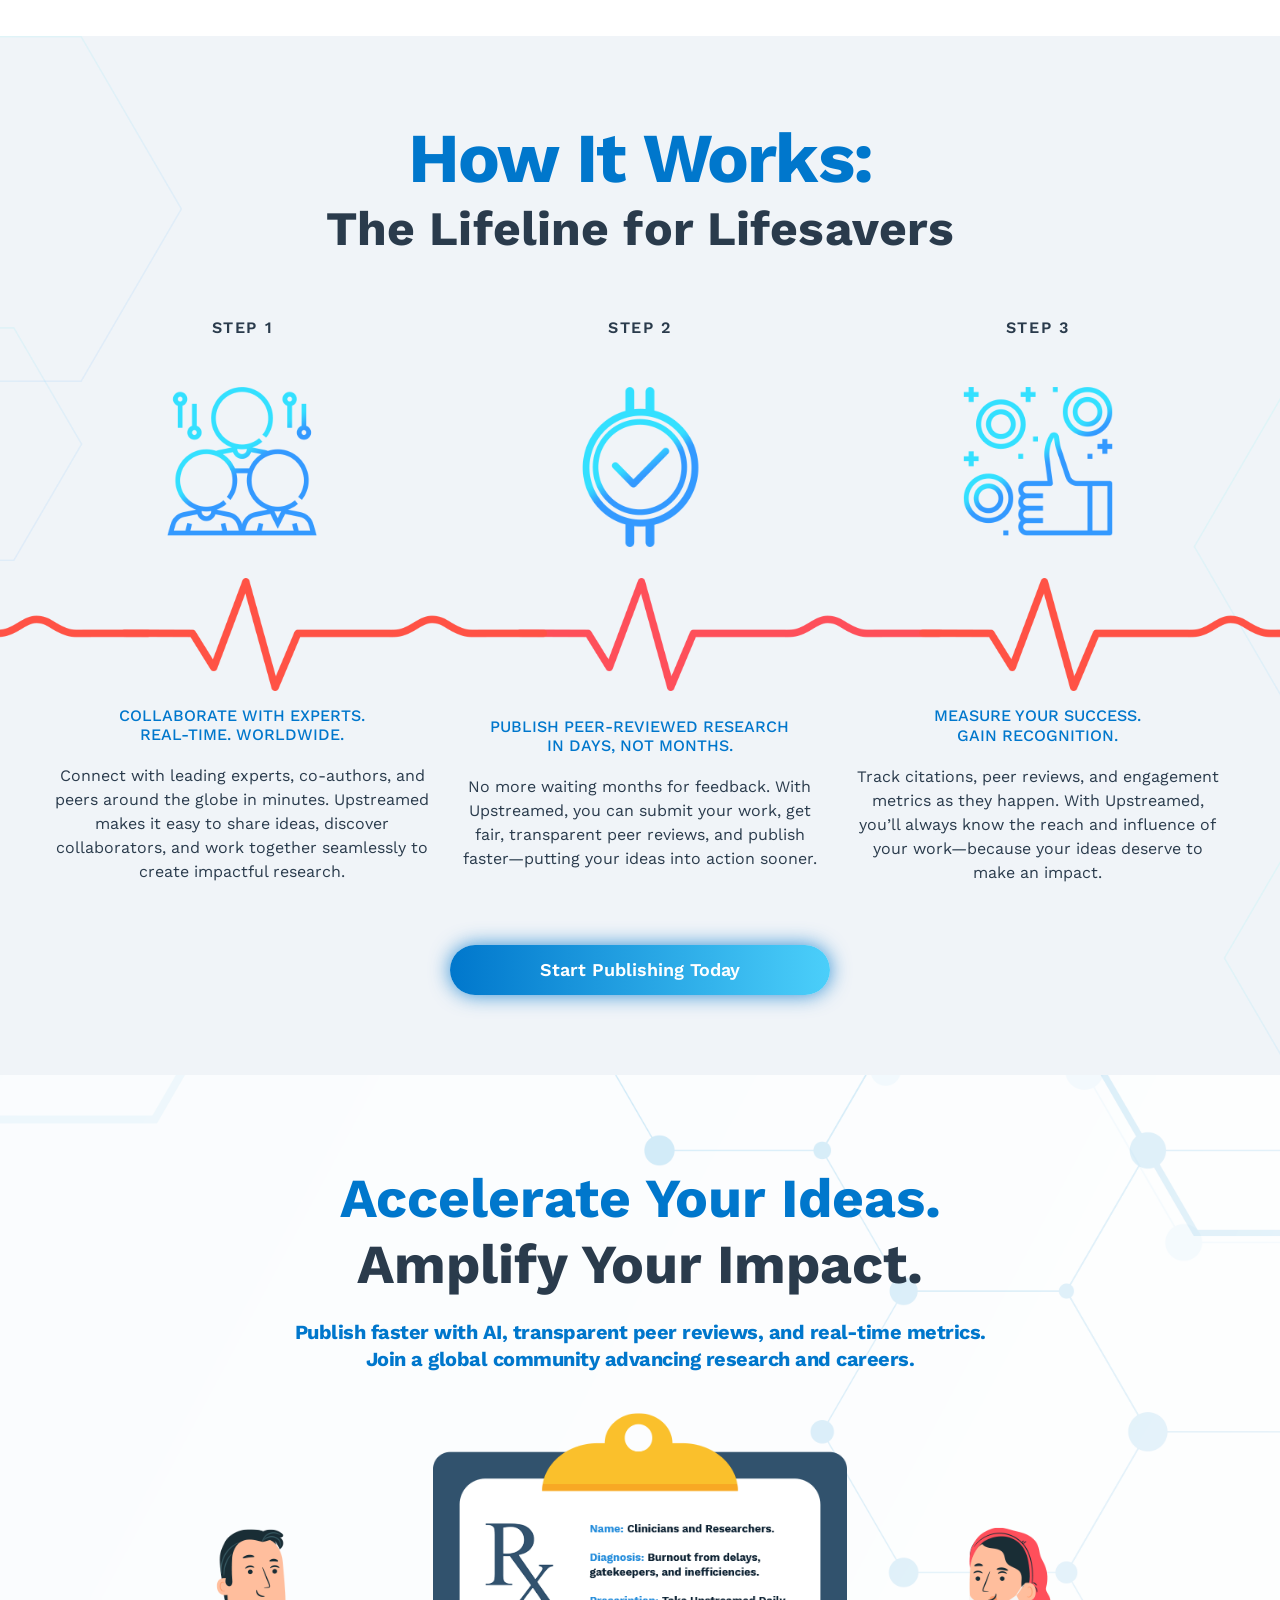
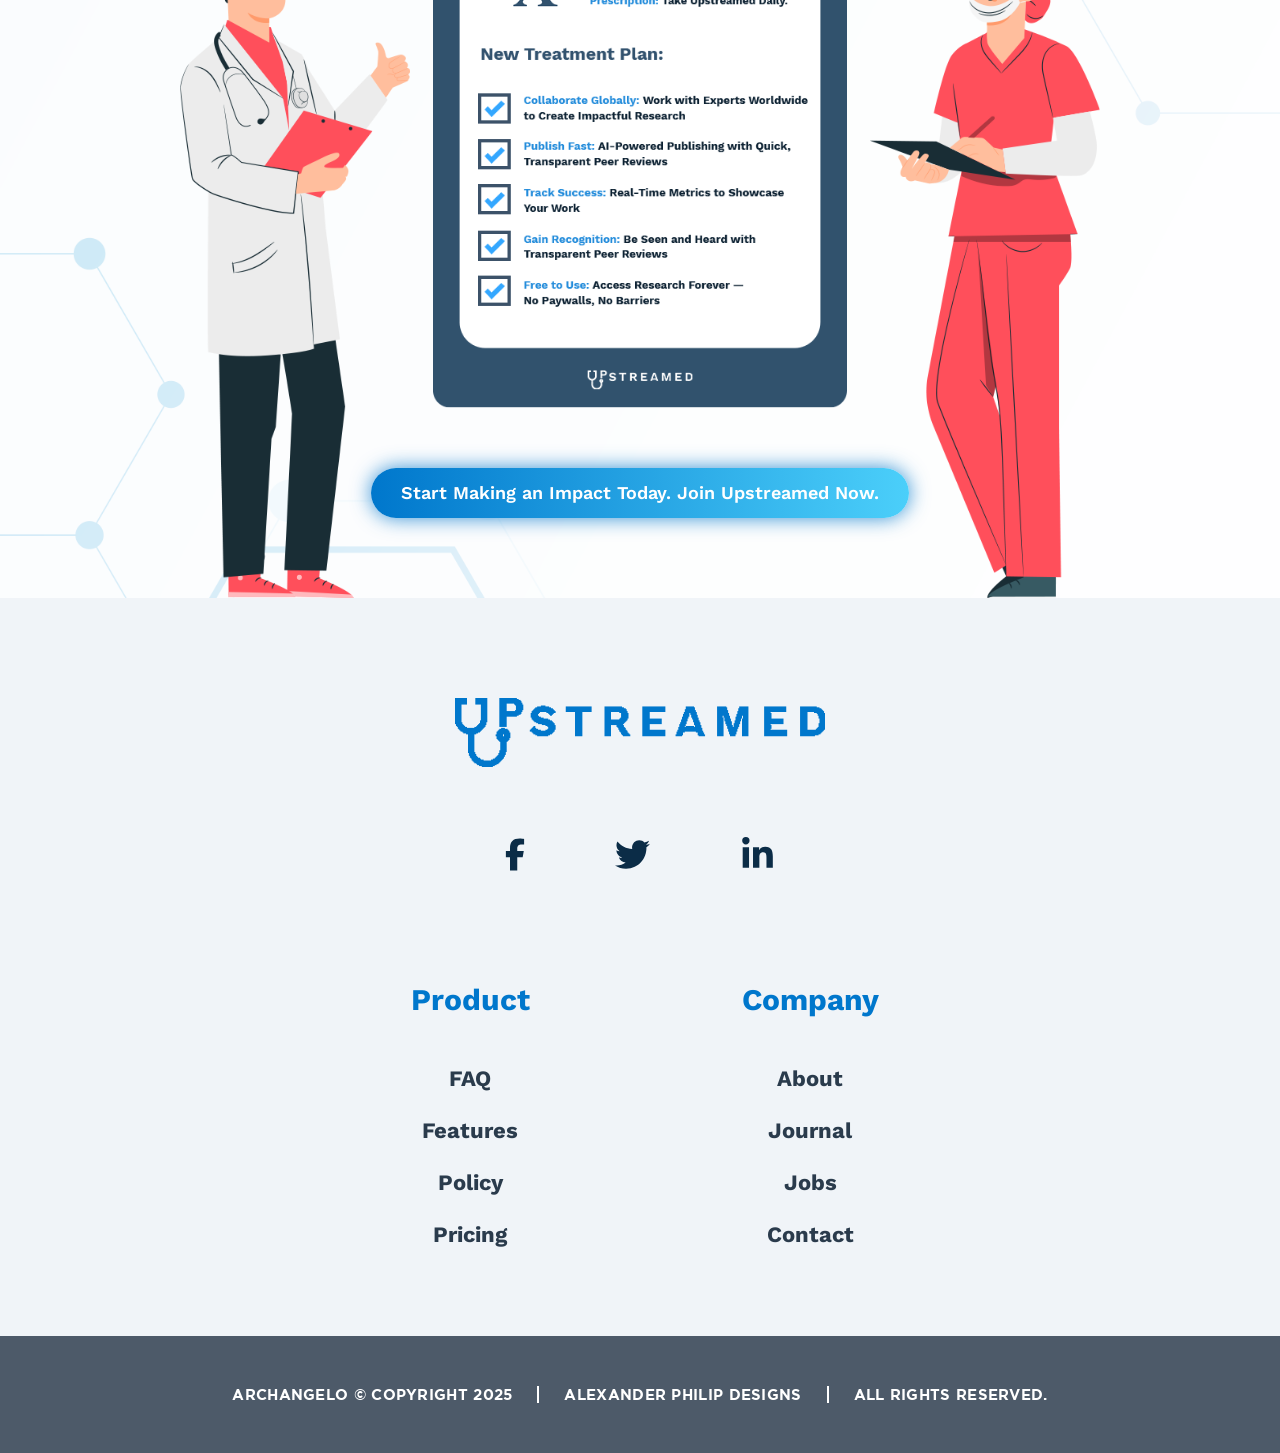
<file: upstreamed(light)/index.html>
<!DOCTYPE html>
<html lang="en">
  <head>
    <meta charset="UTF-8" />
    <meta http-equiv="X-UA-Compatible" content="IE=edge" />
    <meta name="viewport" content="width=device-width, initial-scale=1.0" />
    <link rel="preconnect" href="https://fonts.googleapis.com" />
    <link rel="preconnect" href="https://fonts.gstatic.com" crossorigin />
    <link
      href="https://fonts.googleapis.com/css2?family=Work+Sans:ital,wght@0,100..900;1,100..900&display=swap"
      rel="stylesheet"
    />
    <link rel="stylesheet" href="css/main.css" />
    <title>Home</title>
  </head>

  <body>
    <!-- header start
    =========================================== -->
    <header class="header" id="header">
      <div class="auto__container">
        <div class="header__inner">
          <a href="index.html" class="header__inner-logo">
            <img src="./images/logo.png" alt="" />
          </a>
          <a href="#" class="button uniq"> Sign In </a>
        </div>
      </div>
    </header>
    <!-- header end
    =========================================== -->
    <main class="main">
      <!-- hero start
    =========================================== -->
      <section class="hero">
        <div class="hero__bg">
          <img src="./images/hero/bg.jpg" alt="" />
        </div>
        <div class="auto__container">
          <div class="hero__inner">
            <div class="hero__inner-content">
              <div class="hero__inner-title">
                <h6 class="sm">AI-Powered Publishing Platform</h6>
                <h1>
                  Fast-Track Your <b>Ideas.</b> <br />
                  <span> Amplify Your Impact. </span>
                </h1>
              </div>
              <div class="hero__inner-banner">
                <div class="hero__inner-image">
                  <img src="./images/hero/hero.png" alt="" />
                  <!-- <video
                    src="./images/video.mp4"
                    muted
                    autoplay
                    loop
                    playsinline
                    disablePictureInPicture
                  ></video> -->
                </div>
                <p>Works on <span>macOS</span> and <span>Windows.</span></p>
              </div>
              <ul>
                <li>
                  <span><img src="./images/icons/check.png" alt="" /></span>
                  <p class="big">Collaborate seamlessly with global experts.</p>
                </li>
                <li>
                  <span><img src="./images/icons/check.png" alt="" /></span>
                  <p class="big">Publish faster using AI-assisted tools.</p>
                </li>
                <li>
                  <span><img src="./images/icons/check.png" alt="" /></span>
                  <p class="big">
                    Peer-reviewed <a href="#"> in days</a>, not months.
                  </p>
                </li>
                <li>
                  <span><img src="./images/icons/check.png" alt="" /></span>
                  <p class="big">Real-time metrics to showcase your work.</p>
                </li>
              </ul>
              <a href="#" class="button primary">
                <span>Reserve your spot</span>
              </a>
            </div>
          </div>
        </div>
      </section>
      <!-- hero end
    =========================================== -->
      <!-- treatment start
    =========================================== -->
      <section class="treatment">
        <div class="auto__container">
          <div class="treatment__inner">
            <div class="treatment__inner-title">
              <h6>diagnosis & treatment</h6>
              <h3>
                PUBLISHING SHOULDN’T <b>HURT.</b> <br />
                <span> Let’s Fix That. </span>
              </h3>
            </div>
            <div class="treatment__inner-row">
              <div class="treatment__inner-col">
                <h4>The Pain Points</h4>
                <ul>
                  <li>
                    <span>
                      <img src="./images/icons/bullet.png" alt="" />
                    </span>
                    <p class="big">
                      Peer reviews
                      <b> +12 weeks </b>
                    </p>
                  </li>
                  <li>
                    <span>
                      <img src="./images/icons/bullet.png" alt="" />
                    </span>
                    <p class="big">
                      Revising biased feedback
                      <b> +8 weeks </b>
                    </p>
                  </li>
                  <li>
                    <span>
                      <img src="./images/icons/bullet.png" alt="" />
                    </span>
                    <p class="big">
                      Battling gatekeepers
                      <b> +3 months </b>
                    </p>
                  </li>
                  <li>
                    <span>
                      <img src="./images/icons/bullet.png" alt="" />
                    </span>
                    <p class="big">
                      Publication queues
                      <b> +3 months </b>
                    </p>
                  </li>
                  <li>
                    <span>
                      <img src="./images/icons/bullet.png" alt="" />
                    </span>
                    <p class="big">
                      Chasing approvals
                      <b> +4 weeks </b>
                    </p>
                  </li>
                  <li>
                    <span>
                      <img src="./images/icons/bullet.png" alt="" />
                    </span>
                    <p class="big">
                      Missed opportunities
                      <b> INFINITE </b>
                    </p>
                  </li>
                  <li>
                    <span>
                      <img src="./images/icons/bullet.png" alt="" />
                    </span>
                    <p class="big">
                      Total Pain & Frustration
                      <b> = 12+ months</b>
                    </p>
                  </li>
                </ul>
                <a href="#" class="button secondary"> I prefer pain </a>
              </div>
              <div class="treatment__inner-image">
                <img src="./images/treatment/illustration.png" alt="" />
              </div>
              <div class="treatment__inner-col">
                <h4>The Pain Killers</h4>
                <ul>
                  <li>
                    <span>
                      <img src="./images/icons/check.png" alt="" />
                    </span>
                    <p class="big">Publish Faster: Powered by AI</p>
                  </li>
                  <li>
                    <span>
                      <img src="./images/icons/check.png" alt="" />
                    </span>
                    <p class="big">Collaborate Globally: Build your network</p>
                  </li>
                  <li>
                    <span>
                      <img src="./images/icons/check.png" alt="" />
                    </span>
                    <p class="big">Track Impact: Real-time analytics</p>
                  </li>
                  <li>
                    <span>
                      <img src="./images/icons/check.png" alt="" />
                    </span>
                    <p class="big">Fair Peer-Reviews: No bias, clarity</p>
                  </li>
                  <li>
                    <span>
                      <img src="./images/icons/check.png" alt="" />
                    </span>
                    <p class="big">Amplify Reach: Global, no paywalls</p>
                  </li>
                  <li>
                    <span>
                      <img src="./images/icons/check.png" alt="" />
                    </span>
                    <p class="big">Advance Careers: Showcase your expertise</p>
                  </li>
                  <li class="uniq">
                    <span>
                      <img src="./images/icons/check.png" alt="" />
                    </span>
                    <p class="big">Your Prescription for Progress</p>
                  </li>
                </ul>
                <a href="#" class="button primary">
                  <span>Try Upstream for Free!</span>
                </a>
              </div>
            </div>
          </div>
        </div>
      </section>
      <!-- treatment end
    =========================================== -->
      <!-- diagnose start
    =========================================== -->
      <section class="diagnose">
        <div class="diagnose__bg">
          <img src="./images/diagnose/bg.png" alt="" />
        </div>
        <div class="auto__container">
          <div class="diagnose__inner">
            <div class="diagnose__inner-title">
              <h2 class="lg">Your Frustrations, <span>Diagnosed</span></h2>
            </div>
            <div class="diagnose__inner-content">
              <div class="diagnose__inner-col">
                <div class="diagnoseItem">
                  <div class="diagnoseItem__title">
                    <h3 class="ex">S</h3>
                  </div>
                  <div class="diagnoseItem__content">
                    <h5>SUBJECTIVE</h5>
                    <p>
                      35-year-old clinician/researcher, burnt out and frustrated
                      with inefficiencies. Needs a platform that speeds up
                      progress, boosts impact, and makes their work count.
                    </p>
                  </div>
                </div>
                <div class="diagnoseItem">
                  <div class="diagnoseItem__title">
                    <h3 class="ex">O</h3>
                  </div>
                  <div class="diagnoseItem__content">
                    <h5>OBJECTIVE</h5>
                    <p>
                      + 6 months lost due to traditional publishing hurdles.
                      <br />
                      + 75% of articles behind paywalls, limiting reach. <br />
                      + 50% of research goes unread or uncited. <br />
                      + 90% rejection rates by some journals. <br />
                      + 17 years for research to reach clinical practice. <br />
                      + ∞ missed opportunities. <br />
                      = 10/10 headache
                    </p>
                  </div>
                </div>
                <div class="diagnoseItem">
                  <div class="diagnoseItem__title">
                    <h3 class="ex">A</h3>
                  </div>
                  <div class="diagnoseItem__content">
                    <h5>ASSESSMENT</h5>
                    <p>
                      The system is broken: delays, rejections, and outdated
                      processes are stalling progress and limiting impact.
                      <br />
                      <br />
                      Diagnosis: Urgent need for transformation.
                    </p>
                  </div>
                </div>
                <div class="diagnoseItem">
                  <div class="diagnoseItem__title">
                    <h3 class="ex">P</h3>
                  </div>
                  <div class="diagnoseItem__content">
                    <h5>PLAN</h5>
                    <p>
                      Prescribe Upstreamed for:
                      <br />
                      <br />
                      Faster Publishing: Powered by AI <br />
                      Global Collaboration: Build a powerful network. <br />
                      Real-Time Analytics: Track impact as it happens. <br />
                      Fair Peer Reviews: Transparent and empowering.
                    </p>
                  </div>
                </div>
              </div>
              <div class="diagnose__inner-image">
                <img src="./images/diagnose/illustration.png" alt="" />
              </div>
              <a href="#" class="button primary">
                <span> Fix the System. Join Upstreamed. </span>
              </a>
            </div>
          </div>
        </div>
      </section>
      <!-- diagnose end
  =========================================== -->
      <!-- features start
    =========================================== -->
      <section class="features">
        <div class="auto__container">
          <div class="features__inner">
            <div class="features__inner-title">
              <h6>publishing made simple</h6>
              <h2 class="big">Tools Built for Your Success</h2>
            </div>
            <div class="featuresTable__wrapper">
              <table class="featuresTable">
                <thead>
                  <tr>
                    <th>Features</th>
                    <th>
                      <b> Upstreamed </b>
                    </th>
                    <th>Traditional Journals</th>
                    <th>ResearchGate</th>
                    <th>Doximity</th>
                  </tr>
                </thead>
                <tbody>
                  <tr>
                    <td>AI Research Assistant</td>
                    <td>
                      <div class="featuresTable__main">
                        <span>
                          <img src="./images/icons/check.png" alt="" />
                        </span>
                        <b> Yes </b>
                      </div>
                    </td>
                    <td>
                      <span>
                        <img src="./images/icons/cross.png" alt="" />
                      </span>
                      <b> No </b>
                    </td>
                    <td>
                      <span>
                        <img src="./images/icons/cross.png" alt="" />
                      </span>
                      <b> No </b>
                    </td>
                    <td>
                      <span>
                        <img src="./images/icons/cross.png" alt="" />
                      </span>
                      <b> No </b>
                    </td>
                  </tr>
                  <tr>
                    <td>Publishing</td>
                    <td>
                      <div class="featuresTable__main">
                        <span>
                          <img src="./images/icons/check.png" alt="" />
                        </span>
                        <b> Yes </b>
                      </div>
                    </td>
                    <td>
                      <span>
                        <img src="./images/icons/check.png" alt="" />
                      </span>
                      <b class="active"> Yes </b>
                    </td>
                    <td>
                      <span>
                        <img src="./images/icons/check.png" alt="" />
                      </span>
                      <b class="active"> Yes </b>
                    </td>
                    <td>
                      <span>
                        <img src="./images/icons/check.png" alt="" />
                      </span>
                      <b class="active"> Yes </b>
                      <strong> (Op-Med) </strong>
                    </td>
                  </tr>
                  <tr>
                    <td>Add Co-Authors</td>
                    <td>
                      <div class="featuresTable__main">
                        <span>
                          <img src="./images/icons/check.png" alt="" />
                        </span>
                        <b> Yes </b>
                      </div>
                    </td>
                    <td>
                      <span>
                        <img src="./images/icons/check.png" alt="" />
                      </span>
                      <b class="active"> Yes </b>
                    </td>
                    <td>
                      <span>
                        <img src="./images/icons/check.png" alt="" />
                      </span>
                      <b class="active"> Yes </b>
                    </td>
                    <td>
                      <span>
                        <img src="./images/icons/cross.png" alt="" />
                      </span>
                      <b> No </b>
                    </td>
                  </tr>
                  <tr>
                    <td>Transparent Peer Review</td>
                    <td>
                      <div class="featuresTable__main">
                        <span>
                          <img src="./images/icons/check.png" alt="" />
                        </span>
                        <b> Yes </b>
                      </div>
                    </td>
                    <td>
                      <span>
                        <img src="./images/icons/cross.png" alt="" />
                      </span>
                      <b> No </b>
                    </td>
                    <td>
                      <span>
                        <img src="./images/icons/cross.png" alt="" />
                      </span>
                      <b> No </b>
                    </td>
                    <td>
                      <span>
                        <img src="./images/icons/cross.png" alt="" />
                      </span>
                      <b> No </b>
                    </td>
                  </tr>
                  <tr>
                    <td>Real-Time Analytics</td>
                    <td>
                      <div class="featuresTable__main">
                        <span>
                          <img src="./images/icons/check.png" alt="" />
                        </span>
                        <b> Yes </b>
                      </div>
                    </td>
                    <td>
                      <span>
                        <img src="./images/icons/cross.png" alt="" />
                      </span>
                      <b> No </b>
                    </td>
                    <td>
                      <span>
                        <img src="./images/icons/cross.png" alt="" />
                      </span>
                      <b> No </b>
                    </td>
                    <td>
                      <span>
                        <img src="./images/icons/cross.png" alt="" />
                      </span>
                      <b> No </b>
                    </td>
                  </tr>
                  <tr>
                    <td>Citation Tracking</td>
                    <td>
                      <div class="featuresTable__main">
                        <span>
                          <img src="./images/icons/check.png" alt="" />
                        </span>
                        <b> Yes </b>
                      </div>
                    </td>
                    <td>
                      <span>
                        <img src="./images/icons/cross.png" alt="" />
                      </span>
                      <b> No </b>
                    </td>
                    <td>
                      <span>
                        <img src="./images/icons/cross.png" alt="" />
                      </span>
                      <b> No </b>
                    </td>
                    <td>
                      <span>
                        <img src="./images/icons/cross.png" alt="" />
                      </span>
                      <b> No </b>
                    </td>
                  </tr>
                  <tr>
                    <td>Citation Manager</td>
                    <td>
                      <div class="featuresTable__main">
                        <span>
                          <img src="./images/icons/check.png" alt="" />
                        </span>
                        <b> Yes </b>
                      </div>
                    </td>
                    <td>
                      <span>
                        <img src="./images/icons/check.png" alt="" />
                      </span>
                      <b class="active"> Yes </b>
                      <strong> (Limited) </strong>
                    </td>
                    <td>
                      <span>
                        <img src="./images/icons/cross.png" alt="" />
                      </span>
                      <b> No </b>
                    </td>
                    <td>
                      <span>
                        <img src="./images/icons/cross.png" alt="" />
                      </span>
                      <b> No </b>
                    </td>
                  </tr>
                  <tr>
                    <td>Impact Factor Tracking</td>
                    <td>
                      <div class="featuresTable__main">
                        <span>
                          <img src="./images/icons/check.png" alt="" />
                        </span>
                        <b> Yes </b>
                      </div>
                    </td>
                    <td>
                      <span>
                        <img src="./images/icons/cross.png" alt="" />
                      </span>
                      <b> No </b>
                    </td>
                    <td>
                      <span>
                        <img src="./images/icons/cross.png" alt="" />
                      </span>
                      <b> No </b>
                    </td>
                    <td>
                      <span>
                        <img src="./images/icons/cross.png" alt="" />
                      </span>
                      <b> No </b>
                    </td>
                  </tr>
                  <tr>
                    <td>Leaderboard</td>
                    <td>
                      <div class="featuresTable__main">
                        <span>
                          <img src="./images/icons/check.png" alt="" />
                        </span>
                        <b> Yes </b>
                      </div>
                    </td>
                    <td>
                      <span>
                        <img src="./images/icons/cross.png" alt="" />
                      </span>
                      <b> No </b>
                    </td>
                    <td>
                      <span>
                        <img src="./images/icons/cross.png" alt="" />
                      </span>
                      <b> No </b>
                    </td>
                    <td>
                      <span>
                        <img src="./images/icons/cross.png" alt="" />
                      </span>
                      <b> No </b>
                    </td>
                  </tr>
                  <tr>
                    <td>Endorsements</td>
                    <td>
                      <div class="featuresTable__main">
                        <span>
                          <img src="./images/icons/check.png" alt="" />
                        </span>
                        <b> Yes </b>
                      </div>
                    </td>
                    <td>
                      <span>
                        <img src="./images/icons/cross.png" alt="" />
                      </span>
                      <b> No </b>
                    </td>
                    <td>
                      <span>
                        <img src="./images/icons/cross.png" alt="" />
                      </span>
                      <b> No </b>
                    </td>
                    <td>
                      <span>
                        <img src="./images/icons/cross.png" alt="" />
                      </span>
                      <b> No </b>
                    </td>
                  </tr>
                  <tr>
                    <td>Surveys</td>
                    <td>
                      <div class="featuresTable__main">
                        <span>
                          <img src="./images/icons/check.png" alt="" />
                        </span>
                        <b> Yes </b>
                      </div>
                    </td>
                    <td>
                      <span>
                        <img src="./images/icons/cross.png" alt="" />
                      </span>
                      <b> No </b>
                    </td>
                    <td>
                      <span>
                        <img src="./images/icons/cross.png" alt="" />
                      </span>
                      <b> No </b>
                    </td>
                    <td>
                      <span>
                        <img src="./images/icons/cross.png" alt="" />
                      </span>
                      <b> No </b>
                    </td>
                  </tr>
                  <tr>
                    <td>Anonymous Posting</td>
                    <td>
                      <div class="featuresTable__main">
                        <span>
                          <img src="./images/icons/check.png" alt="" />
                        </span>
                        <b> Yes </b>
                      </div>
                    </td>
                    <td>
                      <span>
                        <img src="./images/icons/cross.png" alt="" />
                      </span>
                      <b> No </b>
                    </td>
                    <td>
                      <span>
                        <img src="./images/icons/check.png" alt="" />
                      </span>
                      <b class="active"> Yes </b>
                    </td>
                    <td>
                      <span>
                        <img src="./images/icons/cross.png" alt="" />
                      </span>
                      <b> No </b>
                    </td>
                  </tr>
                  <tr>
                    <td>Free to Use</td>
                    <td>
                      <div class="featuresTable__main">
                        <span>
                          <img src="./images/icons/check.png" alt="" />
                        </span>
                        <b> Yes </b>
                      </div>
                    </td>
                    <td>
                      <span>
                        <img src="./images/icons/cross.png" alt="" />
                      </span>
                      <b> No </b>
                    </td>
                    <td>
                      <span>
                        <img src="./images/icons/check.png" alt="" />
                      </span>
                      <b class="active"> Yes </b>
                    </td>
                    <td>
                      <span>
                        <img src="./images/icons/check.png" alt="" />
                      </span>
                      <b class="active"> Yes </b>
                    </td>
                  </tr>
                  <tr>
                    <td></td>
                    <td>
                      <a href="#" class="button primary sm">
                        <span> Get Started! </span>
                      </a>
                    </td>
                    <td></td>
                    <td></td>
                    <td></td>
                  </tr>
                </tbody>
              </table>
              <p class="lg">
                Why wait? Publish your work today — smarter, faster, and with
                better tools. <span>Start standing out today.</span>
              </p>
            </div>
          </div>
        </div>
      </section>
      <!-- features end
=========================================== -->
      <!-- about start
    =========================================== -->
      <section class="about">
        <div class="auto__container">
          <div class="about__inner">
            <div class="about__inner-title">
              <h2>Why We Built <span>Upstreamed</span></h2>
            </div>
            <div class="about__inner-row">
              <div class="aboutProfile">
                <div class="aboutProfile__image">
                  <img src="./images/about/profile.png" alt="" />
                </div>
                <div class="aboutProfile__name">
                  <h5 class="big">Riley Konara, MD</h5>
                  <p class="ex">tRIPLE-BOARD CERTIFIED PHYSICIAN</p>
                  <p class="ex">Co-Founder, Upstreamed Inc.</p>
                  <p class="ex">U.S. ARMY VETERAN</p>
                </div>
              </div>
              <div class="aboutContent">
                <p class="lg">
                  Hey, I’m Riley!
                  <br />
                  <br />
                  <b> I get it - </b>
                  <span> the system is broken. </span>
                  <br />
                  <br />
                  <b> As an Army doctor on the frontlines during COVID, </b>
                  I witnessed how
                  <b>delays, gatekeepers, and endless red tape</b> hurt progress
                  — often when <b>lives were on the line.</b> It was exhausting
                  and unacceptable. <br />
                  <br />
                  Even now, as a practicing physician, I face the same
                  frustrations:
                  <b>getting ideas noticed, navigating outdated systems,</b> and
                  watching <b>opportunities slip away</b> due to inefficiencies.
                  <br />
                  <br />
                  That’s why I co-founded Upstreamed. I wanted to create a
                  platform that truly works for clinicians and
                  researchers—because I’ve
                  <b>lived the challenges you face every day.</b> <br />
                  <br />
                  Upstreamed removes the barriers to publishing and
                  collaboration, so your
                  <b>ideas get the attention they deserve,</b> and your work can
                  make the <b>impact it’s meant to.</b> <br />
                  <br />
                  We’ve built Upstreamed for people like us—because
                  <b>the system is broken, but together, we can fix it.</b>
                </p>
              </div>
            </div>
          </div>
        </div>
      </section>
      <!-- about end
  =========================================== -->
      <!-- work start
    =========================================== -->
      <section class="work">
        <div class="work__bg">
          <img src="./images/work/bg.png" alt="" />
        </div>
        <div class="auto__container">
          <div class="work__inner">
            <div class="work__inner-title">
              <h2 class="xlg">How It Works:</h2>
              <h3>The Lifeline for Lifesavers</h3>
            </div>
            <div class="work__inner-wrapper">
              <div class="work__inner-shape">
                <img src="./images/work/pulse.png" alt="" />
              </div>
              <div class="work__inner-row">
                <div class="workItem">
                  <div class="workItem__top">
                    <h6>STEP 1</h6>
                    <div class="workItem__icon">
                      <img src="./images/work/1.png" alt="" />
                    </div>
                  </div>
                  <div class="workItem__content">
                    <h6>
                      COLLABORATE WITH EXPERTS. <br />
                      REAL-TIME. WORLDWIDE.
                    </h6>
                    <p>
                      Connect with leading experts, co-authors, and peers around
                      the globe in minutes. Upstreamed makes it easy to share
                      ideas, discover collaborators, and work together
                      seamlessly to create impactful research.
                    </p>
                  </div>
                </div>
                <div class="workItem">
                  <div class="workItem__top">
                    <h6>STEP 2</h6>
                    <div class="workItem__icon">
                      <img src="./images/work/2.png" alt="" />
                    </div>
                  </div>
                  <div class="workItem__content">
                    <h6>
                      Publish Peer-Reviewed Research <br />
                      in Days, not months.
                    </h6>
                    <p>
                      No more waiting months for feedback. With Upstreamed, you
                      can submit your work, get fair, transparent peer reviews,
                      and publish faster—putting your ideas into action sooner.
                    </p>
                  </div>
                </div>
                <div class="workItem">
                  <div class="workItem__top">
                    <h6>STEP 3</h6>
                    <div class="workItem__icon">
                      <img src="./images/work/3.png" alt="" />
                    </div>
                  </div>
                  <div class="workItem__content">
                    <h6>
                      Measure Your Success. <br />
                      Gain Recognition.
                    </h6>
                    <p>
                      Track citations, peer reviews, and engagement metrics as
                      they happen. With Upstreamed, you’ll always know the reach
                      and influence of your work—because your ideas deserve to
                      make an impact.
                    </p>
                  </div>
                </div>
              </div>
            </div>
            <div class="work__inner-foot">
              <a href="#" class="button primary">
                <span> Start Publishing Today </span>
              </a>
            </div>
          </div>
        </div>
      </section>
      <!-- work end
  =========================================== -->
      <!-- impact start
    =========================================== -->
      <section class="impact">
        <div class="impact__bg">
          <img src="./images/impact/bg.png" alt="" />
        </div>
        <div class="auto__container">
          <div class="impact__inner">
            <div class="impact__inner-title">
              <h2>
                <span> Accelerate Your Ideas. </span>
                <br />
                Amplify Your Impact.
              </h2>
              <p class="xlg">
                Publish faster with AI, transparent peer reviews, and real-time
                metrics. <br />
                Join a global community advancing research and careers.
              </p>
            </div>
            <div class="impact__inner-content">
              <div class="impact__inner-image left">
                <img src="./images/impact/man.png" alt="" />
              </div>
              <div class="impact__inner-list">
                <img src="./images/impact/list.png" alt="" />
              </div>
              <a href="#" class="button primary">
                <span> Start Making an Impact Today. Join Upstreamed Now.</span>
              </a>
              <div class="impact__inner-image right">
                <img src="./images/impact/woman.png" alt="" />
              </div>
            </div>
          </div>
        </div>
      </section>
      <!-- impact end
  =========================================== -->
      <!-- footer start
    =========================================== -->
      <footer class="footer">
        <div class="auto__container">
          <div class="footer__inner">
            <div class="footer__inner-logo">
              <img src="./images/logo.png" alt="" />
            </div>
            <div class="footer__inner-social">
              <a href="#" class="sm">
                <svg>
                  <use xlink:href="#facebook"></use>
                </svg>
              </a>
              <a href="#">
                <svg>
                  <use xlink:href="#twitter"></use>
                </svg>
              </a>
              <a href="#">
                <svg>
                  <use xlink:href="#linkedin"></use>
                </svg>
              </a>
            </div>
            <div class="footer__inner-links">
              <div class="footer__inner-col">
                <h5 class="big">Product</h5>
                <a href="#"> FAQ </a>
                <a href="#"> Features </a>
                <a href="#"> Policy </a>
                <a href="#"> Pricing </a>
              </div>
              <div class="footer__inner-col">
                <h5 class="big">Company</h5>
                <a href="#"> About </a>
                <a href="#"> Journal </a>
                <a href="#"> Jobs </a>
                <a href="#"> Contact </a>
              </div>
            </div>
          </div>
        </div>
        <div class="copy">
          <div class="auto__container">
            <div class="copy__inner">
              <p>ARCHANGELO © cOpyrigHT 2025</p>
              <hr />
              <p>ALEXANDER PHILIP DESIGNS</p>
              <hr />
              <p>all rights reserved.</p>
            </div>
          </div>
        </div>
      </footer>
      <!-- footer end
    =========================================== -->
    </main>

    <!-- Sprites
    =========================================== -->
    <!-- <svg>
      <use xlink:href="#voice"></use>
    </svg> -->
    <svg style="display: none">
      <symbol id="facebook" viewBox="0 0 320 512">
        <path
          d="M80 299.3V512H196V299.3h86.5l18-97.8H196V166.9c0-51.7 20.3-71.5 72.7-71.5c16.3 0 29.4 .4 37 1.2V7.9C291.4 4 256.4 0 236.2 0C129.3 0 80 50.5 80 159.4v42.1H14v97.8H80z"
          fill="currentColor"
        />
      </symbol>
      <symbol id="twitter" viewBox="0 0 512 512">
        <path
          d="M459.4 151.7c.3 4.5 .3 9.1 .3 13.6 0 138.7-105.6 298.6-298.6 298.6-59.5 0-114.7-17.2-161.1-47.1 8.4 1 16.6 1.3 25.3 1.3 49.1 0 94.2-16.6 130.3-44.8-46.1-1-84.8-31.2-98.1-72.8 6.5 1 13 1.6 19.8 1.6 9.4 0 18.8-1.3 27.6-3.6-48.1-9.7-84.1-52-84.1-103v-1.3c14 7.8 30.2 12.7 47.4 13.3-28.3-18.8-46.8-51-46.8-87.4 0-19.5 5.2-37.4 14.3-53 51.7 63.7 129.3 105.3 216.4 109.8-1.6-7.8-2.6-15.9-2.6-24 0-57.8 46.8-104.9 104.9-104.9 30.2 0 57.5 12.7 76.7 33.1 23.7-4.5 46.5-13.3 66.6-25.3-7.8 24.4-24.4 44.8-46.1 57.8 21.1-2.3 41.6-8.1 60.4-16.2-14.3 20.8-32.2 39.3-52.6 54.3z"
          fill="currentColor"
        />
      </symbol>
      <symbol id="linkedin" viewBox="0 0 448 512">
        <path
          d="M100.3 448H7.4V148.9h92.9zM53.8 108.1C24.1 108.1 0 83.5 0 53.8a53.8 53.8 0 0 1 107.6 0c0 29.7-24.1 54.3-53.8 54.3zM447.9 448h-92.7V302.4c0-34.7-.7-79.2-48.3-79.2-48.3 0-55.7 37.7-55.7 76.7V448h-92.8V148.9h89.1v40.8h1.3c12.4-23.5 42.7-48.3 87.9-48.3 94 0 111.3 61.9 111.3 142.3V448z"
          fill="currentColor"
        />
      </symbol>
    </svg>
    <!-- js
    =========================================== -->
    <script src="./js/main.js"></script>
  </body>
</html>
</file>
<file: upstreamed(dark)/css/main.css>
@import "./fonts/stylesheet.css";
html,
body {
  scroll-behavior: smooth;
}

*,
*::before,
*::after {
  margin: 0;
  padding: 0;
  border: none;
  outline: none;
  -webkit-box-sizing: border-box;
          box-sizing: border-box;
}

button {
  outline: none;
}

button:focus {
  outline: none;
}

input::-webkit-outer-spin-button,
input::-webkit-inner-spin-button {
  -webkit-appearance: none;
  margin: 0;
}

/* width */
::-webkit-scrollbar {
  width: 8px;
}

/* Track */
::-webkit-scrollbar-track {
  background: #fff;
}

/* Handle */
::-webkit-scrollbar-thumb {
  background: rgba(0, 0, 0, 0.2);
  border-radius: 10px;
}

/* Handle on hover */
::-webkit-scrollbar-thumb:hover {
  background: rgba(0, 0, 0, 0.3);
}

/*** 
====================================================================
Global Settings
====================================================================
   ***/
body {
  font-family: "Work Sans", sans-serif;
  font-size: 16px;
  color: #fff;
  line-height: 24px;
  font-weight: 400;
  background: #0b2b45;
}

a {
  text-decoration: none;
  opacity: 1;
  color: #fff;
  -webkit-transition: 0.3s ease;
  transition: 0.3s ease;
  cursor: pointer;
}
a:hover {
  opacity: 0.88;
}

ul li {
  list-style: none;
}

.auto__container {
  position: relative;
  max-width: 1680px;
  margin: 0 auto;
  padding: 0 40px;
}

h1 {
  font-weight: 700;
  font-size: 48px;
  line-height: 130%;
}
h1 span {
  color: #19d9ff;
}
h1 b {
  color: #ff5245;
}

h2 {
  font-size: 84px;
  font-weight: 700;
  line-height: 120%;
}
h2.big {
  font-size: 92px;
  letter-spacing: -0.025em;
}
h2.lg {
  font-size: 112px;
  letter-spacing: -0.025em;
}
h2.xlg {
  font-size: 124px;
  letter-spacing: -0.025em;
}

h3 {
  font-size: 68px;
  line-height: 120%;
  font-weight: 700;
  letter-spacing: 0.0025em;
}
h3.ex {
  font-size: 258px;
  line-height: 77%;
  font-weight: 700;
  background: linear-gradient(155deg, #33e0ff 46%, #3399ff 54%);
  -webkit-background-clip: text;
  -webkit-text-fill-color: transparent;
}

h4 {
  font-size: 48px;
  line-height: 120%;
  font-weight: 700;
  letter-spacing: -0.025em;
}

h5 {
  font-size: 25px;
  line-height: 120%;
  font-weight: 700;
}
h5.big {
  font-size: 35px;
}

h6 {
  font-size: 20px;
  line-height: 120%;
  font-weight: 400;
  letter-spacing: 0.2em;
  text-transform: uppercase;
}
h6.sm {
  text-transform: unset;
  font-size: 18px;
  line-height: 120%;
  font-weight: 400;
  letter-spacing: unset;
}

p.xlg {
  font-size: 30px;
  font-weight: 700;
  line-height: 135%;
  letter-spacing: -0.025em;
}
p.lg {
  font-size: 22px;
  line-height: 135%;
}
p.big {
  font-size: 19px;
  font-weight: 700;
  line-height: 130%;
}
p.ex {
  font-size: 14px;
  line-height: 100%;
  letter-spacing: 0.02em;
  text-transform: uppercase;
}

.main {
  overflow: hidden;
}

.button {
  display: -webkit-inline-box;
  display: -ms-inline-flexbox;
  display: inline-flex;
  -webkit-box-pack: center;
      -ms-flex-pack: center;
          justify-content: center;
  -webkit-box-align: center;
      -ms-flex-align: center;
          align-items: center;
  cursor: pointer;
  font-family: "Work Sans", sans-serif;
  -webkit-transition: 0.3s ease;
  transition: 0.3s ease;
}
.button.primary {
  position: relative;
  font-size: 22px;
  line-height: 100%;
  font-weight: 600;
  border-radius: 35px;
  color: #0b2c47;
  overflow: hidden;
  padding: 24px 48px;
  -webkit-box-shadow: 0 0 20px rgba(25, 217, 255, 0.8);
          box-shadow: 0 0 20px rgba(25, 217, 255, 0.8);
  background: linear-gradient(140deg, #33a7ff 0%, #33fff3 100%);
}
.button.primary:hover {
  opacity: 1;
}
.button.primary:hover::before {
  opacity: 1;
}
.button.primary::before {
  position: absolute;
  top: 0;
  left: 0;
  width: 100%;
  height: 100%;
  content: "";
  background: linear-gradient(140deg, #33fff3 0%, #33a7ff 100%);
  pointer-events: none;
  opacity: 0;
  -webkit-transition: 0.3s ease;
  transition: 0.3s ease;
}
.button.primary span {
  position: relative;
}
.button.secondary {
  position: relative;
  font-size: 22px;
  line-height: 100%;
  text-transform: uppercase;
  font-weight: 600;
  border-radius: 35px;
  color: #0b2c47;
  padding: 24px 70px;
  background-color: #ff5245;
  -webkit-box-shadow: 0 0 20px rgba(255, 82, 69, 0.8);
          box-shadow: 0 0 20px rgba(255, 82, 69, 0.8);
}
.button.secondary:hover {
  opacity: 1;
  background-color: #ec1505;
  color: #fff;
}
.button.uniq {
  font-size: 20px;
  line-height: 100%;
  padding: 15px 56px;
  color: #19d9ff;
  border-radius: 26px;
  border: 1px solid #19d9ff;
}
.button.uniq:hover {
  opacity: 1;
  background-color: #19d9ff;
  color: #0b2c47;
}
.button.sm {
  font-size: 20px;
  padding: 16px 48px;
}

.header {
  position: absolute;
  top: 0;
  left: 0;
  width: 100%;
  z-index: 10;
}
.header .auto__container {
  max-width: 1860px;
}
.header.sticky {
  position: fixed;
  top: 0;
  left: 0;
  width: 100%;
  -webkit-animation-name: sticky;
          animation-name: sticky;
  -webkit-animation-duration: 0.4s;
          animation-duration: 0.4s;
  -webkit-box-shadow: 0px 4px 4px 0px #00000021;
          box-shadow: 0px 4px 4px 0px #00000021;
  background-color: #0b2c47;
}
.header__inner {
  padding: 35px 0;
  display: -webkit-box;
  display: -ms-flexbox;
  display: flex;
  -webkit-box-pack: justify;
      -ms-flex-pack: justify;
          justify-content: space-between;
  -webkit-box-align: center;
      -ms-flex-align: center;
          align-items: center;
}
.header__inner-logo {
  display: -webkit-box;
  display: -ms-flexbox;
  display: flex;
  -webkit-box-pack: center;
      -ms-flex-pack: center;
          justify-content: center;
  -webkit-box-align: center;
      -ms-flex-align: center;
          align-items: center;
  width: 200px;
}
.header__inner-logo img {
  width: 100%;
}

@-webkit-keyframes sticky {
  0% {
    top: -60px;
    opacity: 0;
  }
  100% {
    top: 0;
    opacity: 1;
  }
}

@keyframes sticky {
  0% {
    top: -60px;
    opacity: 0;
  }
  100% {
    top: 0;
    opacity: 1;
  }
}
.nav__inner {
  display: -webkit-box;
  display: -ms-flexbox;
  display: flex;
  -webkit-box-align: center;
      -ms-flex-align: center;
          align-items: center;
}

.burger {
  display: none;
}

.footer__inner {
  padding: 135px 0 120px;
  display: -webkit-box;
  display: -ms-flexbox;
  display: flex;
  -webkit-box-orient: vertical;
  -webkit-box-direction: normal;
      -ms-flex-direction: column;
          flex-direction: column;
  -webkit-box-align: center;
      -ms-flex-align: center;
          align-items: center;
}
.footer__inner-logo {
  width: 410px;
  display: -webkit-box;
  display: -ms-flexbox;
  display: flex;
  margin-bottom: 100px;
}
.footer__inner-logo img {
  width: 100%;
}
.footer__inner-social {
  width: 100%;
  max-width: 270px;
  display: -webkit-box;
  display: -ms-flexbox;
  display: flex;
  -webkit-box-pack: justify;
      -ms-flex-pack: justify;
          justify-content: space-between;
  margin-bottom: 150px;
}
.footer__inner-social a {
  width: 35px;
  height: 35px;
  display: -webkit-box;
  display: -ms-flexbox;
  display: flex;
}
.footer__inner-social a:hover {
  opacity: 1;
  color: #19d9ff;
}
.footer__inner-social a.sm {
  width: 20px;
}
.footer__inner-social a svg {
  width: 100%;
  height: 100%;
}
.footer__inner-links {
  display: -webkit-box;
  display: -ms-flexbox;
  display: flex;
  -webkit-box-pack: justify;
      -ms-flex-pack: justify;
          justify-content: space-between;
  width: 100%;
  max-width: 500px;
}
.footer__inner-col {
  width: calc(50% - 15px);
  max-width: 160px;
  display: -webkit-box;
  display: -ms-flexbox;
  display: flex;
  -webkit-box-orient: vertical;
  -webkit-box-direction: normal;
      -ms-flex-direction: column;
          flex-direction: column;
  text-align: center;
}
.footer__inner-col h5 {
  margin-bottom: 50px;
  font-weight: 700;
  color: #19d9ff;
}
.footer__inner-col a {
  font-size: 22px;
  font-weight: 700;
  line-height: 100%;
  margin-bottom: 30px;
}
.footer__inner-col a:hover {
  opacity: 1;
  color: #19d9ff;
}
.footer__inner-col a:last-child {
  margin: 0;
}

.copy {
  padding: 68px 0;
  background-color: #001c36;
}
.copy__inner {
  display: -webkit-box;
  display: -ms-flexbox;
  display: flex;
  -webkit-box-pack: center;
      -ms-flex-pack: center;
          justify-content: center;
  -webkit-box-align: center;
      -ms-flex-align: center;
          align-items: center;
}
.copy__inner hr {
  height: 17px;
  width: 2px;
  background-color: #fff;
  margin: 0 25px;
}
.copy__inner p {
  font-family: "Gotham", sans-serif;
  font-size: 17px;
  line-height: 100%;
  font-weight: 900;
  letter-spacing: 0.02em;
  text-transform: uppercase;
}

.hero {
  padding: 270px 0 240px;
  position: relative;
}
.hero__bg {
  position: absolute;
  top: 0;
  left: 0;
  width: 100%;
  height: 100%;
  display: -webkit-box;
  display: -ms-flexbox;
  display: flex;
  pointer-events: none;
}
.hero__bg img {
  width: 100%;
  height: 100%;
  object-fit: cover;
  -o-object-fit: cover;
}
.hero__inner {
  display: -webkit-box;
  display: -ms-flexbox;
  display: flex;
  -webkit-box-align: center;
      -ms-flex-align: center;
          align-items: center;
  -webkit-box-pack: justify;
      -ms-flex-pack: justify;
          justify-content: space-between;
  position: relative;
}
.hero__inner-title {
  margin-bottom: 50px;
}
.hero__inner-title h6 {
  color: #19d9ff;
  margin-bottom: 14px;
}
.hero__inner-content {
  width: calc(48% - 20px);
  max-width: 530px;
  display: -webkit-box;
  display: -ms-flexbox;
  display: flex;
  -webkit-box-orient: vertical;
  -webkit-box-direction: normal;
      -ms-flex-direction: column;
          flex-direction: column;
  -webkit-box-align: start;
      -ms-flex-align: start;
          align-items: flex-start;
}
.hero__inner-banner {
  width: calc(52% - 20px);
  max-width: 937px;
  position: absolute;
  top: 50%;
  right: 0;
  -webkit-transform: translateY(-50%);
          transform: translateY(-50%);
}
.hero__inner-banner p {
  position: absolute;
  top: calc(100% + 20px);
  left: 50%;
  width: 100%;
  -webkit-transform: translateX(-50%);
          transform: translateX(-50%);
  text-align: center;
}
.hero__inner-banner p span {
  color: #19d9ff;
}
.hero__inner-image {
  width: 100%;
  display: -webkit-box;
  display: -ms-flexbox;
  display: flex;
  position: relative;
  padding-bottom: 66%;
}
.hero__inner-image::before {
  position: absolute;
  top: 50%;
  left: 50%;
  width: 100%;
  height: 100%;
  content: "";
  background-image: linear-gradient(139deg, #33a7ff 0%, #33fff3 100%);
  -webkit-transform: translate(-50%, -50%);
          transform: translate(-50%, -50%);
  -webkit-filter: blur(40px);
          filter: blur(40px);
  border-radius: 20px;
  opacity: 0.5;
}
.hero__inner-image img, .hero__inner-image video {
  width: 100%;
  position: absolute;
  top: 0;
  left: 0;
  width: 100%;
  height: 100%;
  object-fit: cover;
  -o-object-fit: cover;
  z-index: 2;
  border-radius: 20px;
}
.hero__inner-image video {
  position: absolute;
  top: 0;
  left: 0;
  width: 100%;
  height: 100%;
  width: 100%;
  height: 100%;
  object-fit: cover;
  -o-object-fit: cover;
  z-index: 3;
}
.hero__inner-image video::-webkit-media-controls {
  display: none;
}
.hero__inner ul {
  margin-bottom: 60px;
}
.hero__inner ul li {
  display: -webkit-box;
  display: -ms-flexbox;
  display: flex;
  -webkit-box-align: center;
      -ms-flex-align: center;
          align-items: center;
  margin-bottom: 10px;
}
.hero__inner ul li:last-child {
  margin: 0;
}
.hero__inner ul li span {
  width: 18px;
  height: 15px;
  margin-right: 10px;
  display: -webkit-box;
  display: -ms-flexbox;
  display: flex;
}
.hero__inner ul li span img {
  width: 100%;
}
.hero__inner ul li a {
  position: relative;
}
.hero__inner ul li a::before {
  position: absolute;
  bottom: 0;
  left: 0;
  width: 100%;
  height: 1px;
  content: "";
  background-color: #fff;
}
.hero__inner ul li p {
  width: calc(100% - 28px);
}
.hero__inner .button {
  text-transform: uppercase;
  width: 100%;
  max-width: 380px;
}

.treatment {
  padding: 115px 0 0;
}
.treatment .auto__container {
  max-width: 1800px;
}
.treatment__inner-title {
  text-align: center;
  max-width: 1060px;
  margin: 0 auto 75px;
}
.treatment__inner-title h6 {
  color: #2fd9fa;
  margin-bottom: 35px;
}
.treatment__inner-title h3 b {
  color: #ff5245;
  text-decoration: underline;
}
.treatment__inner-title h3 span {
  color: #19d9ff;
}
.treatment__inner-row {
  display: -webkit-box;
  display: -ms-flexbox;
  display: flex;
  -webkit-box-pack: justify;
      -ms-flex-pack: justify;
          justify-content: space-between;
}
.treatment__inner-col {
  max-width: 460px;
  width: calc(31% - 10px);
  padding-bottom: 100px;
  display: -webkit-box;
  display: -ms-flexbox;
  display: flex;
  -webkit-box-orient: vertical;
  -webkit-box-direction: normal;
      -ms-flex-direction: column;
          flex-direction: column;
}
.treatment__inner-col:last-child h4 {
  color: #19d9ff;
}
.treatment__inner-col:last-child ul li:last-child {
  border-color: #19d9ff;
}
.treatment__inner-col h4 {
  margin-bottom: 70px;
  color: #ff5245;
}
.treatment__inner-image {
  width: calc(38% - 15px);
  max-width: 640px;
  display: -webkit-box;
  display: -ms-flexbox;
  display: flex;
  -ms-flex-item-align: end;
      align-self: flex-end;
}
.treatment__inner-image img {
  width: 100%;
}
.treatment__inner ul {
  margin-bottom: 60px;
  display: -webkit-box;
  display: -ms-flexbox;
  display: flex;
  -webkit-box-orient: vertical;
  -webkit-box-direction: normal;
      -ms-flex-direction: column;
          flex-direction: column;
}
.treatment__inner ul li {
  display: -webkit-box;
  display: -ms-flexbox;
  display: flex;
  -webkit-box-align: center;
      -ms-flex-align: center;
          align-items: center;
  margin-bottom: 24px;
}
.treatment__inner ul li.uniq {
  color: #19d9ff;
}
.treatment__inner ul li:last-child {
  margin: 15px 0 0 0;
  padding-top: 30px;
  border-top: 1px solid #ff5245;
}
.treatment__inner ul li span {
  width: 15px;
  height: 15px;
  display: -webkit-box;
  display: -ms-flexbox;
  display: flex;
  margin-right: 17px;
}
.treatment__inner ul li span img {
  width: 100%;
}
.treatment__inner ul li p {
  width: calc(100% - 32px);
  display: -webkit-box;
  display: -ms-flexbox;
  display: flex;
  -webkit-box-align: center;
      -ms-flex-align: center;
          align-items: center;
  -webkit-box-pack: justify;
      -ms-flex-pack: justify;
          justify-content: space-between;
  font-weight: 400;
}
.treatment__inner ul li b {
  font-weight: 600;
  color: #ff5245;
}
.treatment__inner .button {
  width: 100%;
  margin: auto 0 0 0;
  max-width: 380px;
}

.diagnose {
  position: relative;
}
.diagnose__bg {
  position: absolute;
  top: 0;
  left: 0;
  width: 100%;
  height: 100%;
  display: -webkit-box;
  display: -ms-flexbox;
  display: flex;
  pointer-events: none;
}
.diagnose__bg img {
  width: 100%;
  height: 100%;
  object-fit: cover;
  -o-object-fit: cover;
}
.diagnose__inner {
  position: relative;
  padding: 120px 0 140px;
}
.diagnose__inner-title {
  margin-bottom: 100px;
  text-align: center;
}
.diagnose__inner-title h2 span {
  color: #19d9ff;
}
.diagnose__inner-col {
  width: 100%;
  max-width: 920px;
  display: -webkit-box;
  display: -ms-flexbox;
  display: flex;
  -webkit-box-orient: vertical;
  -webkit-box-direction: normal;
      -ms-flex-direction: column;
          flex-direction: column;
  -webkit-box-align: center;
      -ms-flex-align: center;
          align-items: center;
  margin-bottom: 140px;
  position: relative;
  z-index: 2;
}
.diagnose__inner-content {
  display: -webkit-box;
  display: -ms-flexbox;
  display: flex;
  -webkit-box-orient: vertical;
  -webkit-box-direction: normal;
      -ms-flex-direction: column;
          flex-direction: column;
  -webkit-box-align: center;
      -ms-flex-align: center;
          align-items: center;
}
.diagnose__inner-image {
  position: absolute;
  bottom: 0;
  right: 0;
  display: -webkit-box;
  display: -ms-flexbox;
  display: flex;
  width: 32%;
  max-width: 490px;
}
.diagnose__inner-image img {
  width: 100%;
}
.diagnose__inner .button {
  text-transform: unset;
}
.diagnoseItem {
  display: -webkit-box;
  display: -ms-flexbox;
  display: flex;
  -webkit-box-pack: justify;
      -ms-flex-pack: justify;
          justify-content: space-between;
  font-family: "Gotham", sans-serif;
  width: 100%;
  margin-bottom: 130px;
}
.diagnoseItem:nth-child(even) {
  margin-bottom: 90px;
}
.diagnoseItem:nth-child(even) .diagnoseItem__title {
  padding: 0 0 0 100px;
  -webkit-box-ordinal-group: 3;
      -ms-flex-order: 2;
          order: 2;
  text-align: start;
  -webkit-box-pack: start;
      -ms-flex-pack: start;
          justify-content: flex-start;
}
.diagnoseItem:nth-child(even) .diagnoseItem__title::before {
  right: unset;
  left: 0;
}
.diagnoseItem:nth-child(even) .diagnoseItem__content {
  text-align: end;
}
.diagnoseItem:last-child {
  margin: 0 !important;
}
.diagnoseItem__title {
  width: calc(50% - 12px);
  text-align: end;
  padding-right: 100px;
  position: relative;
  display: -webkit-box;
  display: -ms-flexbox;
  display: flex;
  -webkit-box-pack: end;
      -ms-flex-pack: end;
          justify-content: flex-end;
}
.diagnoseItem__title::before {
  position: absolute;
  top: 10px;
  right: 0;
  width: 80px;
  height: 1px;
  content: "";
  background-color: #1b8487;
}
.diagnoseItem__content {
  width: calc(50% - 12px);
  max-width: 430px;
}
.diagnoseItem h5 {
  margin-bottom: 35px;
  color: #19d9ff;
  font-weight: 500;
}
.diagnoseItem p {
  font-weight: 300;
}

.features {
  padding: 115px 0 60px;
}
.features__inner-title {
  margin-bottom: 80px;
  text-align: center;
}
.features__inner-title h2 {
  color: #19d9ff;
}
.features__inner-title h6 {
  margin-bottom: 30px;
  font-weight: 400;
  letter-spacing: 0.2em;
}
.featuresTable {
  width: 100%;
  border-collapse: collapse;
  border-radius: 20px;
  overflow: hidden;
  -webkit-box-shadow: 0 0 40px rgba(25, 217, 255, 0.4);
          box-shadow: 0 0 40px rgba(25, 217, 255, 0.4);
  background-color: #0c2132;
  margin-bottom: 30px;
}
.featuresTable__wrapper {
  max-width: 1470px;
  margin: 0 auto;
}
.featuresTable__wrapper > p {
  text-align: center;
}
.featuresTable__wrapper > p span {
  color: #19d9ff;
}
.featuresTable__main {
  display: -webkit-box;
  display: -ms-flexbox;
  display: flex;
  -webkit-box-align: center;
      -ms-flex-align: center;
          align-items: center;
  -webkit-box-pack: center;
      -ms-flex-pack: center;
          justify-content: center;
}
.featuresTable__main span {
  width: 18px;
  height: 15px;
  display: -webkit-box;
  display: -ms-flexbox;
  display: flex;
  margin-right: 20px;
}
.featuresTable__main span img {
  width: 100%;
}
.featuresTable__main b {
  color: #19d9ff;
}
.featuresTable tr td,
.featuresTable tr th {
  width: 19%;
}
.featuresTable tr td:first-child,
.featuresTable tr th:first-child {
  width: 24%;
}
.featuresTable tr td:nth-child(3),
.featuresTable tr th:nth-child(3) {
  width: 20%;
}
.featuresTable tr td:last-child,
.featuresTable tr th:last-child {
  width: 18%;
}
.featuresTable tr:first-child td {
  padding-top: 60px;
}
.featuresTable tr:last-child td {
  padding: 50px 10px 60px;
}
.featuresTable tr th {
  font-size: 24px;
  line-height: 100%;
  font-weight: 300;
  letter-spacing: -0.025em;
  color: #d3d3d3;
  padding: 50px 40px;
  background-color: #061929;
}
.featuresTable tr th:first-child {
  text-align: start;
}
.featuresTable tr th b {
  font-weight: 700;
  color: #19d9ff;
}
.featuresTable tr td {
  padding: 14px 40px;
  font-size: 20px;
  line-height: 100%;
  border-right: 2px solid #061929;
  border-left: 2px solid #061929;
}
.featuresTable tr td:nth-child(2) {
  text-align: center;
  background-color: #061929;
}
.featuresTable tr td > span {
  width: 18px;
  height: 15px;
  display: none;
  margin-right: 20px;
}
.featuresTable tr td > span img {
  width: 100%;
}
.featuresTable tr td b {
  font-weight: 400;
}
.featuresTable tr td b.active {
  color: #19d9ff;
}
.featuresTable tr td strong {
  font-weight: 400;
  color: #19d9ff;
}

.about {
  padding: 120px 0;
  background-color: #061929;
}
.about__inner-title {
  margin-bottom: 110px;
  text-align: center;
}
.about__inner-title h2 span {
  color: #19d9ff;
}
.about__inner-row {
  max-width: 1300px;
  margin: 0 auto;
  display: -webkit-box;
  display: -ms-flexbox;
  display: flex;
  -webkit-box-align: start;
      -ms-flex-align: start;
          align-items: flex-start;
  -webkit-box-pack: justify;
      -ms-flex-pack: justify;
          justify-content: space-between;
}
.aboutProfile {
  width: calc(30% - 30px);
  max-width: 400px;
}
.aboutProfile__image {
  width: 100%;
  border-radius: 20px;
  overflow: hidden;
  position: relative;
  padding-bottom: 97%;
  -webkit-box-shadow: 0 0 20px rgba(25, 217, 255, 0.5);
          box-shadow: 0 0 20px rgba(25, 217, 255, 0.5);
  margin-bottom: 40px;
}
.aboutProfile__image img {
  position: absolute;
  top: 0;
  left: 0;
  width: 100%;
  height: 100%;
  object-fit: cover;
  -o-object-fit: cover;
}
.aboutProfile h5 {
  margin-bottom: 18px;
  color: #19d9ff;
}
.aboutProfile p {
  margin-bottom: 14px;
  font-weight: 400;
}
.aboutProfile p:last-child {
  margin: 0;
}
.aboutContent {
  width: calc(70% - 30px);
  max-width: 860px;
}
.aboutContent p {
  font-weight: 300;
}
.aboutContent p b {
  font-weight: 600;
  color: #19d9ff;
}
.aboutContent p span {
  font-weight: 600;
}

.work {
  padding: 130px 0;
  position: relative;
}
.work__bg {
  position: absolute;
  top: 0;
  left: 0;
  width: 100%;
  height: 100%;
  display: -webkit-box;
  display: -ms-flexbox;
  display: flex;
  pointer-events: none;
}
.work__bg img {
  width: 100%;
  height: 100%;
  object-fit: cover;
  -o-object-fit: cover;
}
.work__inner-title {
  text-align: center;
  margin-bottom: 60px;
}
.work__inner-title h2 {
  color: #19d9ff;
}
.work__inner-row {
  display: -webkit-box;
  display: -ms-flexbox;
  display: flex;
  -webkit-box-pack: justify;
      -ms-flex-pack: justify;
          justify-content: space-between;
}
.work__inner-wrapper {
  position: relative;
}
.work__inner-shape {
  position: absolute;
  top: 310px;
  left: 50%;
  display: -webkit-box;
  display: -ms-flexbox;
  display: flex;
  height: 163px;
  -webkit-transform: translateX(-50%);
          transform: translateX(-50%);
}
.work__inner-shape img {
  height: 100%;
}
.work__inner-foot {
  padding-top: 90px;
  display: -webkit-box;
  display: -ms-flexbox;
  display: flex;
  -webkit-box-pack: center;
      -ms-flex-pack: center;
          justify-content: center;
}
.work__inner-foot .button {
  width: 100%;
  max-width: 380px;
}
.workItem {
  max-width: 450px;
  width: calc(33.3% - 15px);
}
.workItem__top {
  margin-bottom: 230px;
  text-align: center;
  display: -webkit-box;
  display: -ms-flexbox;
  display: flex;
  -webkit-box-orient: vertical;
  -webkit-box-direction: normal;
      -ms-flex-direction: column;
          flex-direction: column;
  -webkit-box-align: center;
      -ms-flex-align: center;
          align-items: center;
}
.workItem__top h6 {
  margin-bottom: 50px;
  font-weight: 600;
}
.workItem__icon {
  width: 70%;
  max-width: 190px;
  display: -webkit-box;
  display: -ms-flexbox;
  display: flex;
}
.workItem__icon img {
  width: 100%;
}
.workItem__content {
  text-align: center;
}
.workItem__content h6 {
  text-transform: uppercase;
  font-weight: 500;
  margin-bottom: 30px;
  letter-spacing: 0;
  color: #19d9ff;
}

.impact {
  position: relative;
  padding: 130px 0 0 0;
}
.impact__bg {
  position: absolute;
  top: 0;
  left: 0;
  width: 100%;
  height: 100%;
  display: -webkit-box;
  display: -ms-flexbox;
  display: flex;
  pointer-events: none;
}
.impact__bg img {
  width: 100%;
  height: 100%;
  object-fit: cover;
  -o-object-fit: cover;
}
.impact__inner-title {
  text-align: center;
  max-width: 1050px;
  margin: 0 auto 50px;
}
.impact__inner-title h2 {
  margin-bottom: 30px;
}
.impact__inner-title h2 span {
  color: #19d9ff;
}
.impact__inner-title p {
  color: #19d9ff;
}
.impact__inner-content {
  position: relative;
  max-width: 1140px;
  margin: 0 auto;
  display: -webkit-box;
  display: -ms-flexbox;
  display: flex;
  -webkit-box-orient: vertical;
  -webkit-box-direction: normal;
      -ms-flex-direction: column;
          flex-direction: column;
  -webkit-box-align: center;
      -ms-flex-align: center;
          align-items: center;
  padding-bottom: 80px;
}
.impact__inner-image {
  position: absolute;
  bottom: 0;
  right: 0;
  display: -webkit-box;
  display: -ms-flexbox;
  display: flex;
  -webkit-box-pack: center;
      -ms-flex-pack: center;
          justify-content: center;
  -webkit-box-align: end;
      -ms-flex-align: end;
          align-items: flex-end;
  width: 25%;
  max-width: 290px;
}
.impact__inner-image.left {
  right: unset;
  left: 0;
}
.impact__inner-image img {
  width: 100%;
}
.impact__inner-list {
  display: -webkit-box;
  display: -ms-flexbox;
  display: flex;
  width: 45%;
  max-width: 510px;
  margin-bottom: 60px;
}
.impact__inner-list img {
  width: 100%;
}
.impact__inner .button {
  position: relative;
  z-index: 2;
}

@media (max-width: 1700px) {
  .auto__container {
    max-width: 1320px;
  }

  h1 {
    font-size: 40px;
  }

  h2 {
    font-size: 75px;
  }
  h2.big {
    font-size: 80px;
  }
  h2.lg {
    font-size: 90px;
  }
  h2.xlg {
    font-size: 90px;
  }

  h3 {
    font-size: 56px;
  }

  h4 {
    font-size: 40px;
  }

  h5.big {
    font-size: 30px;
  }

  h6 {
    font-size: 18px;
  }
  h6.sm {
    font-size: 16px;
  }

  p.big {
    font-size: 16px;
  }
  p.lg {
    font-size: 18px;
  }
  p.xlg {
    font-size: 25px;
  }

  .button.primary {
    padding: 20px 40px;
    font-size: 20px;
  }
  .button.secondary {
    padding: 20px 40px;
    font-size: 20px;
  }

  .hero {
    padding: 240px 0 200px;
  }
  .hero__inner-title {
    margin-bottom: 40px;
  }
  .hero__inner-banner {
    max-width: 660px;
  }
  .hero__inner ul {
    margin-bottom: 40px;
  }
  .hero__inner .button {
    max-width: 310px;
  }

  .treatment {
    padding: 80px 0 0;
  }
  .treatment .auto__container {
    max-width: 1450px;
  }
  .treatment__inner-title {
    margin-bottom: 55px;
  }
  .treatment__inner-col {
    padding-bottom: 70px;
  }
  .treatment__inner-col h4 {
    margin-bottom: 50px;
  }
  .treatment__inner ul li {
    margin-bottom: 18px;
  }

  .work {
    padding: 100px 0;
  }
  .work__inner-shape {
    height: 140px;
  }
  .workItem__icon {
    max-width: 170px;
  }

  .featuresTable__wrapper {
    max-width: 1380px;
  }
  .featuresTable tr:first-child td {
    padding-top: 40px;
  }
  .featuresTable tr:last-child td {
    padding: 40px 10px;
  }
  .featuresTable tr th {
    font-size: 20px;
    padding: 40px 30px;
  }
  .featuresTable tr td {
    padding: 14px 30px;
    font-size: 18px;
  }
}
@media (max-width: 1560px) {
  .auto__container {
    max-width: 1200px;
  }
}
@media (max-width: 1450px) {
  .auto__container {
    max-width: 1140px;
  }

  h1 {
    font-size: 32px;
  }

  h2 {
    font-size: 65px;
  }
  h2.big {
    font-size: 70px;
  }
  h2.lg {
    font-size: 80px;
  }
  h2.xlg {
    font-size: 80px;
  }

  h4 {
    font-size: 35px;
  }

  p.big {
    font-size: 15px;
  }

  .button.primary {
    padding: 16px 30px;
    font-size: 18px;
  }
  .button.secondary {
    padding: 16px 30px;
    font-size: 18px;
  }
  .button.uniq {
    font-size: 18px;
    padding: 13px 40px;
  }

  .header__inner {
    padding: 28px 0;
  }

  .hero {
    padding: 180px 0 160px;
  }
  .hero__inner-title {
    margin-bottom: 40px;
  }
  .hero__inner-image::before {
    -webkit-filter: blur(30px);
            filter: blur(30px);
  }
  .hero__inner ul {
    margin-bottom: 40px;
  }
  .hero__inner .button {
    max-width: 300px;
  }

  .treatment {
    padding: 60px 0 0;
  }
  .treatment .auto__container {
    max-width: 1200px;
  }
  .treatment__inner-title {
    margin-bottom: 44px;
  }
  .treatment__inner-title h6 {
    margin-bottom: 24px;
  }
  .treatment__inner-col {
    padding-bottom: 50px;
  }
  .treatment__inner-col h4 {
    margin-bottom: 30px;
  }
  .treatment__inner ul {
    margin-bottom: 40px;
  }
  .treatment__inner ul li {
    margin-bottom: 12px;
  }
  .treatment__inner ul li:last-child {
    padding-top: 20px;
    margin: 10px 0 0 0;
  }
  .treatment__inner ul li p {
    width: calc(100% - 23px);
  }
  .treatment__inner ul li p.big {
    font-size: 14px;
  }
  .treatment__inner ul li span {
    width: 13px;
    height: 13px;
    margin-right: 10px;
  }

  .work {
    padding: 80px 0;
  }
  .work .auto__container {
    max-width: 1250px;
  }
  .work__inner-shape {
    height: 115px;
    top: 260px;
  }
  .work__inner-foot {
    padding-top: 60px;
  }
  .workItem__top {
    margin-bottom: 180px;
  }
  .workItem__icon {
    max-width: 150px;
  }

  .impact .auto__container {
    max-width: 1000px;
  }

  .featuresTable tr th {
    font-size: 18px;
  }
  .featuresTable tr td {
    font-size: 15px;
  }
}
@media (max-width: 1380px) {
  h2 {
    font-size: 55px;
  }
  h2.big {
    font-size: 60px;
  }
  h2.lg {
    font-size: 70px;
  }
  h2.xlg {
    font-size: 70px;
  }

  h3 {
    font-size: 48px;
  }

  h4 {
    font-size: 30px;
  }

  h6 {
    font-size: 16px;
    letter-spacing: 0.1em;
  }
  h6.sm {
    font-size: 14px;
  }

  p.lg {
    font-size: 16px;
  }
  p.xlg {
    font-size: 20px;
  }

  .hero__inner .button {
    max-width: 300px;
  }

  .diagnose__inner {
    padding: 100px 0;
  }
  .diagnose__inner-title {
    margin-bottom: 70px;
  }
  .diagnose__inner-col {
    margin-bottom: 100px;
  }
  .diagnoseItem {
    margin-bottom: 90px;
  }
  .diagnoseItem:nth-child(even) {
    margin-bottom: 60px;
  }

  .about {
    padding: 80px 0;
  }
  .about__inner-title {
    margin-bottom: 80px;
  }
  .aboutProfile {
    width: calc(32% - 20px);
  }
  .aboutContent {
    width: calc(68% - 20px);
  }

  .work__inner-shape {
    width: 120%;
    height: unset;
  }
  .work__inner-shape img {
    height: unset;
    width: 100%;
  }
  .workItem__top {
    margin-bottom: 170px;
  }
  .workItem__content h6 {
    margin-bottom: 20px;
  }

  .impact {
    padding: 90px 0 0;
  }
  .impact__inner-title {
    margin-bottom: 40px;
  }
  .impact__inner-title h2 {
    margin-bottom: 22px;
  }

  .features {
    padding: 80px 0 60px;
  }
  .features__inner-title {
    margin-bottom: 60px;
  }
  .features__inner-title h6 {
    letter-spacing: 0.1em;
  }
  .featuresTable__wrapper {
    max-width: 1180px;
  }
  .featuresTable tr:first-child td {
    padding-top: 30px;
  }
  .featuresTable tr:last-child td {
    padding: 30px 10px;
  }
  .featuresTable tr td,
.featuresTable tr th {
    width: 18%;
  }
  .featuresTable tr td:first-child,
.featuresTable tr th:first-child {
    width: 28%;
  }
  .featuresTable tr td:nth-child(3),
.featuresTable tr th:nth-child(3) {
    width: 18%;
  }
  .featuresTable tr td:last-child,
.featuresTable tr th:last-child {
    width: 18%;
  }
  .featuresTable tr th {
    font-size: 15px;
    padding: 30px 24px;
  }
  .featuresTable tr td {
    padding: 12px 24px;
    font-size: 14px;
  }

  .footer__inner {
    padding: 100px 0 90px;
  }
  .footer__inner-logo {
    width: 370px;
    margin-bottom: 70px;
  }
  .footer__inner-social {
    margin-bottom: 110px;
  }

  .copy {
    padding: 50px 0;
  }
  .copy__inner p {
    font-size: 15px;
  }
}
@media (max-width: 1180px) {
  h1 {
    font-size: 32px;
  }

  h2 {
    font-size: 45px;
  }
  h2.big {
    font-size: 50px;
  }
  h2.lg {
    font-size: 60px;
  }
  h2.xlg {
    font-size: 60px;
  }

  h6 {
    font-size: 14px;
  }

  body {
    font-size: 14px;
    line-height: 130%;
  }

  .button.primary {
    padding: 14px 24px;
    font-size: 15px;
  }
  .button.secondary {
    padding: 14px 24px;
    font-size: 15px;
  }

  .auto__container {
    padding: 0 30px;
  }

  .header__inner {
    padding: 24px 0;
  }
  .header__inner-logo {
    width: 170px;
  }

  .hero {
    padding: 160px 0 130px;
  }
  .hero__inner-title {
    margin-bottom: 30px;
  }
  .hero__inner-content {
    width: calc(45% - 15px);
  }
  .hero__inner-banner {
    width: calc(55% - 15px);
  }
  .hero__inner ul {
    margin-bottom: 30px;
  }
  .hero__inner ul li span {
    width: 14px;
    height: 12px;
    margin-right: 8px;
  }
  .hero__inner ul li p {
    width: calc(100% - 22px);
  }
  .hero__inner .button {
    max-width: 260px;
  }

  .treatment__inner-col {
    padding-bottom: 35px;
  }
  .treatment__inner-col h4 {
    margin-bottom: 22px;
  }
  .treatment__inner ul {
    margin-bottom: 30px;
  }
  .treatment__inner ul li {
    margin-bottom: 10px;
  }
  .treatment__inner ul li p {
    width: calc(100% - 23px);
  }
  .treatment__inner ul li p.big {
    font-size: 13px;
  }
  .treatment__inner ul li span {
    width: 13px;
    height: 13px;
    margin-right: 10px;
  }

  .diagnose__inner {
    padding: 90px 0 70px;
  }

  .impact {
    padding: 70px 0 0;
  }

  .footer__inner {
    padding: 80px 0 70px;
  }
  .footer__inner-logo {
    width: 340px;
    margin-bottom: 60px;
  }
  .footer__inner-social {
    margin-bottom: 80px;
  }
  .footer__inner-col h5 {
    margin-bottom: 40px;
  }

  .copy {
    padding: 40px 0;
  }
  .copy__inner p {
    font-size: 13px;
  }
}
@media (max-width: 1024px) {
  ::-webkit-scrollbar {
    display: none;
  }

  h1 {
    font-size: 28px;
  }

  h2 {
    font-size: 35px;
  }
  h2.big {
    font-size: 40px;
  }
  h2.lg {
    font-size: 50px;
  }
  h2.xlg {
    font-size: 50px;
  }

  .button.sm {
    padding: 14px 20px;
    font-size: 14px;
  }

  .hero {
    padding: 130px 0 100px;
  }
}
@media (max-width: 930px) {
  h1 {
    font-size: 40px;
  }

  h3 {
    font-size: 42px;
  }
  h3.ex {
    line-height: 100%;
    font-size: 240px;
  }

  h5.big {
    font-size: 25px;
  }

  h6.sm {
    font-size: 16px;
  }

  .hero {
    padding: 120px 0 80px;
  }
  .hero__inner {
    -webkit-box-orient: vertical;
    -webkit-box-direction: normal;
        -ms-flex-direction: column;
            flex-direction: column;
  }
  .hero__inner-title {
    margin-bottom: 40px;
    text-align: center;
  }
  .hero__inner-content {
    width: 100%;
    max-width: unset;
    -webkit-box-align: center;
        -ms-flex-align: center;
            align-items: center;
  }
  .hero__inner-banner {
    width: 100%;
    max-width: 600px;
    position: relative;
    -webkit-transform: translate(0);
            transform: translate(0);
    margin-bottom: 40px;
  }
  .hero__inner-banner p {
    position: static;
    -webkit-transform: translate(0);
            transform: translate(0);
  }
  .hero__inner-image {
    margin-bottom: 20px;
  }
  .hero__inner ul {
    margin-bottom: 60px;
  }
  .hero__inner ul li span {
    width: 22px;
    height: 17px;
    margin-right: 14px;
  }
  .hero__inner ul li p {
    width: calc(100% - 36px);
  }
  .hero__inner ul li p.big {
    font-size: 18px;
  }
  .hero__inner .button {
    max-width: 300px;
  }

  .treatment {
    padding: 90px 0;
  }
  .treatment__inner-title {
    margin-bottom: 10px;
  }
  .treatment__inner-row {
    -webkit-box-orient: vertical;
    -webkit-box-direction: normal;
        -ms-flex-direction: column;
            flex-direction: column;
    -webkit-box-align: center;
        -ms-flex-align: center;
            align-items: center;
  }
  .treatment__inner-col {
    width: 100%;
    max-width: 600px;
    margin-bottom: 60px;
    padding: 0;
    -webkit-box-align: center;
        -ms-flex-align: center;
            align-items: center;
  }
  .treatment__inner-col:last-child {
    margin: 0;
  }
  .treatment__inner-col h4 {
    font-size: 40px;
    margin-bottom: 30px;
  }
  .treatment__inner-image {
    width: 80%;
    max-width: 540px;
    -webkit-box-ordinal-group: 0;
        -ms-flex-order: -1;
            order: -1;
    margin-bottom: 40px;
    -ms-flex-item-align: center;
        -ms-grid-row-align: center;
        align-self: center;
  }
  .treatment__inner ul {
    width: 100%;
    margin-bottom: 40px;
  }
  .treatment__inner ul li {
    margin-bottom: 30px;
  }
  .treatment__inner ul li:last-child {
    padding-top: 30px;
    margin: 15px 0 0 0;
  }
  .treatment__inner ul li p {
    width: calc(100% - 30px);
  }
  .treatment__inner ul li p.big {
    font-size: 18px;
  }
  .treatment__inner ul li span {
    width: 16px;
    height: 14px;
    margin-right: 14px;
  }
  .treatment__inner .button {
    max-width: 300px;
  }

  .diagnose__inner {
    padding: 65px 0;
  }
  .diagnose__inner-title {
    margin-bottom: 40px;
  }
  .diagnose__inner-image {
    width: 65%;
    max-width: 300px;
    position: static;
  }
  .diagnose__inner-col {
    margin-bottom: 60px;
  }
  .diagnoseItem {
    -webkit-box-orient: vertical;
    -webkit-box-direction: normal;
        -ms-flex-direction: column;
            flex-direction: column;
    -webkit-box-align: center;
        -ms-flex-align: center;
            align-items: center;
    text-align: center;
    margin-bottom: 60px !important;
    max-width: 520px;
  }
  .diagnoseItem__title {
    -webkit-box-ordinal-group: 0 !important;
        -ms-flex-order: -1 !important;
            order: -1 !important;
    width: 100%;
    padding: 0 !important;
    -webkit-box-pack: center !important;
        -ms-flex-pack: center !important;
            justify-content: center !important;
    margin-bottom: 20px;
  }
  .diagnoseItem__title::before {
    display: none;
  }
  .diagnoseItem__content {
    width: 100%;
    max-width: 650px;
    text-align: center !important;
  }

  .about {
    padding: 60px 0;
  }
  .about__inner-title {
    margin-bottom: 30px;
  }
  .aboutProfile {
    width: calc(35% - 15px);
  }
  .aboutProfile__image {
    margin-bottom: 30px;
  }
  .aboutContent {
    width: calc(65% - 15px);
  }

  .work__inner-title {
    margin-bottom: 45px;
  }
  .work__inner-row {
    -webkit-box-orient: vertical;
    -webkit-box-direction: normal;
        -ms-flex-direction: column;
            flex-direction: column;
    -webkit-box-align: center;
        -ms-flex-align: center;
            align-items: center;
  }
  .work__inner-shape {
    width: 136%;
    position: static;
    -webkit-transform: translate(0);
            transform: translate(0);
    margin: 0 -18% 60px;
  }
  .work__inner-foot {
    padding-top: 60px;
  }
  .work__inner-foot .button {
    max-width: 260px;
  }
  .workItem {
    width: 100%;
    max-width: 500px;
    margin-bottom: 40px;
    padding-bottom: 40px;
    position: relative;
  }
  .workItem:last-child {
    margin: 0;
    padding: 0;
  }
  .workItem:last-child::before {
    display: none;
  }
  .workItem::before {
    position: absolute;
    bottom: 0;
    left: 50%;
    width: 55%;
    height: 1px;
    content: "";
    -webkit-transform: translateX(-50%);
            transform: translateX(-50%);
    background-color: #135568;
  }
  .workItem__top {
    margin-bottom: 40px;
  }
  .workItem__icon {
    width: 50%;
    max-width: 250px;
  }
  .workItem h6 {
    font-size: 25px;
    margin-bottom: 30px;
  }

  .impact {
    padding: 80px 0;
  }
  .impact__inner-image {
    display: none;
    bottom: 70px;
  }
  .impact__inner-image.left {
    display: -webkit-box;
    display: -ms-flexbox;
    display: flex;
  }
  .impact__inner-content {
    max-width: 780px;
    margin: 0 auto;
    padding: 0;
    -webkit-box-align: end;
        -ms-flex-align: end;
            align-items: flex-end;
  }
  .impact__inner-list {
    width: 90%;
    max-width: 700px;
  }
  .impact__inner .button {
    width: 100%;
  }
  .impact__inner .button.primary {
    font-size: 22px;
    padding: 24px 10px;
    text-align: center;
  }
  .impact__inner .button.primary span {
    display: -webkit-box;
    -webkit-line-clamp: 1;
    -webkit-box-orient: vertical;
    overflow: hidden;
    text-overflow: ellipsis;
  }

  .features {
    padding: 75px 0 55px;
  }
  .features .auto__container {
    padding: 0;
  }
  .features__inner {
    position: relative;
    padding-bottom: 90px;
  }
  .features__inner-title {
    margin-bottom: 50px;
    padding: 0 20px;
  }
  .features__inner-title h6 {
    margin-bottom: 20px;
    letter-spacing: 0.05em;
  }
  .featuresTable__wrapper > p {
    padding: 0 30px;
    max-width: 685px;
    margin: 0 auto;
  }
  .featuresTable__wrapper > p span {
    display: block;
  }
  .featuresTable__main span {
    margin: 0;
  }
  .featuresTable__main b {
    display: none;
  }
  .featuresTable tr:first-child td {
    padding-top: 45px !important;
  }
  .featuresTable tr:last-child td {
    padding: 12px 10px 40px;
  }
  .featuresTable tr th {
    padding: 40px 10px;
    text-align: center !important;
  }
  .featuresTable tr td {
    padding: 12px 10px;
    text-align: center;
  }
  .featuresTable tr td:first-child {
    text-align: start;
    padding: 12px 10px 12px 22px;
  }
  .featuresTable tr td > span {
    display: -webkit-inline-box;
    display: -ms-inline-flexbox;
    display: inline-flex;
    margin: 0;
    width: 16px;
    height: 14px;
  }
  .featuresTable tr td b {
    display: none;
  }
  .featuresTable tr td strong {
    font-size: 80%;
  }
  .featuresTable .button {
    position: absolute;
    bottom: 0;
    left: 50%;
    width: 70%;
    -webkit-transform: translateX(-50%);
            transform: translateX(-50%);
    max-width: 260px;
  }

  .copy {
    padding: 35px 0;
  }
  .copy__inner p {
    font-size: 12px;
  }
}
@media (max-width: 750px) {
  .auto__container {
    padding: 0 20px;
  }

  .about {
    padding: 60px 0;
  }
  .about__inner-title {
    margin-bottom: 30px;
  }
  .about__inner-row {
    -webkit-box-orient: vertical;
    -webkit-box-direction: normal;
        -ms-flex-direction: column;
            flex-direction: column;
    -webkit-box-align: center;
        -ms-flex-align: center;
            align-items: center;
  }
  .aboutProfile {
    width: 50%;
    max-width: 400px;
    text-align: center;
    padding-bottom: 40px;
    margin-bottom: 40px;
    position: relative;
  }
  .aboutProfile::before {
    position: absolute;
    bottom: 0;
    left: 50%;
    width: 80%;
    height: 1px;
    content: "";
    background-color: #1b8487;
    -webkit-transform: translateX(-50%);
            transform: translateX(-50%);
  }
  .aboutContent {
    width: 100%;
    max-width: 540px;
    text-align: center;
  }

  .copy {
    padding: 35px 0;
  }
  .copy__inner {
    -webkit-box-orient: vertical;
    -webkit-box-direction: normal;
        -ms-flex-direction: column;
            flex-direction: column;
    -webkit-box-align: center;
        -ms-flex-align: center;
            align-items: center;
    text-align: center;
  }
  .copy__inner hr {
    display: none;
  }
  .copy__inner p {
    font-size: 16px;
    margin-bottom: 14px;
  }
  .copy__inner p:last-child {
    margin: 0;
  }
}
@media (max-width: 650px) {
  h1 {
    font-size: 35px;
  }

  h2.big {
    font-size: 40px;
  }
  h2.lg {
    font-size: 40px;
  }
  h2.xlg {
    font-size: 40px;
  }

  h3 {
    font-size: 34px;
  }
  h3.ex {
    font-size: 200px;
  }

  .header__inner {
    padding: 24px 0;
  }
  .header__inner-logo {
    width: 170px;
  }

  .hero {
    padding: 100px 0 70px;
  }
  .hero__inner-title {
    margin-bottom: 30px;
  }
  .hero__inner ul {
    margin-bottom: 40px;
  }
  .hero__inner ul li span {
    width: 18px;
    height: 15px;
    margin-right: 10px;
  }
  .hero__inner ul li p {
    width: calc(100% - 28px);
  }
  .hero__inner ul li p.big {
    font-size: 15px;
  }
  .hero__inner .button {
    max-width: 250px;
  }

  .treatment {
    padding: 60px 0;
  }
  .treatment__inner-col {
    margin-bottom: 50px;
  }
  .treatment__inner .button {
    max-width: 400px;
  }

  .diagnose__inner {
    padding: 45px 0;
  }
  .diagnose__inner-col {
    margin-bottom: 44px;
  }
  .diagnoseItem {
    margin-bottom: 40px !important;
  }
  .diagnoseItem__title {
    margin-bottom: 20px;
  }
  .diagnoseItem h5 {
    margin-bottom: 20px;
  }

  .about {
    padding: 40px 0 50px;
  }
  .about__inner-title {
    margin-bottom: 16px;
  }
  .aboutProfile {
    padding-bottom: 30px;
    margin-bottom: 30px;
  }
  .aboutProfile__image {
    margin-bottom: 20px;
  }

  .work {
    padding: 60px 0;
  }
  .work__inner-foot {
    padding-top: 40px;
  }
  .work__inner-title {
    margin-bottom: 35px;
  }
  .work__inner-shape {
    margin-bottom: 35px;
  }
  .workItem {
    padding-bottom: 30px;
    margin-bottom: 30px;
  }
  .workItem__top {
    margin-bottom: 30px;
  }
  .workItem h6 {
    margin-bottom: 20px;
  }

  .impact {
    padding: 60px 0;
  }
  .impact__inner-title {
    margin-bottom: 30px;
  }
  .impact__inner-image {
    bottom: 56px;
  }
  .impact__inner-list {
    margin-bottom: 40px;
  }
  .impact__inner .button.primary {
    font-size: 16px;
    padding: 20px 30px;
  }

  .features {
    padding: 60px 0 40px;
  }
  .features__inner {
    padding-bottom: 90px;
  }
  .features__inner-title {
    margin-bottom: 40px;
  }
  .features__inner-title h6 {
    margin-bottom: 15px;
  }
  .featuresTable__main > span {
    width: 13px;
    height: 10px;
  }
  .featuresTable__wrapper > p {
    padding: 0 20px;
  }
  .featuresTable tr:first-child td {
    padding-top: 35px !important;
  }
  .featuresTable tr:last-child td {
    padding: 8px 8px 30px;
  }
  .featuresTable tr td,
.featuresTable tr th {
    width: 16%;
  }
  .featuresTable tr td:first-child,
.featuresTable tr th:first-child {
    width: 35%;
  }
  .featuresTable tr td:nth-child(3),
.featuresTable tr th:nth-child(3) {
    width: 17%;
  }
  .featuresTable tr td:last-child,
.featuresTable tr th:last-child {
    width: 16%;
  }
  .featuresTable tr th {
    font-size: 15px;
    padding: 25px 8px;
  }
  .featuresTable tr td {
    padding: 8px;
    font-size: 13px;
  }
  .featuresTable tr td:first-child {
    padding: 8px 8px 8px 16px;
  }
  .featuresTable tr td > span {
    width: 13px;
    height: 10px;
  }

  .footer__inner {
    padding: 80px 0;
  }
  .footer__inner-logo {
    width: 60%;
    margin-bottom: 60px;
  }
  .footer__inner-social {
    margin-bottom: 100px;
    max-width: 240px;
  }
}
@media (max-width: 540px) {
  h1 {
    font-size: 30px;
  }

  h2 {
    font-size: 40px;
  }
  h2.big {
    font-size: 30px;
  }
  h2.lg {
    font-size: 45px;
  }
  h2.xlg {
    font-size: 50px;
  }

  h3 {
    font-size: 28px;
  }
  h3.ex {
    font-size: 155px;
  }

  p.xlg {
    font-size: 16px;
  }
  p.lg {
    font-size: 18px;
  }
  p.big {
    font-size: 16px;
  }
  p.ex {
    font-size: 15px;
  }

  .button.uniq {
    font-size: 14px;
    padding: 8px 22px;
  }
  .button.primary {
    padding: 14px 24px;
    font-size: 15px;
  }
  .button.secondary {
    padding: 14px 24px;
    font-size: 15px;
  }

  .header__inner {
    padding: 20px 0;
  }
  .header__inner-logo {
    width: 120px;
  }

  .hero {
    padding: 100px 0 50px;
  }
  .hero__inner-title {
    margin-bottom: 24px;
  }
  .hero__inner-banner {
    margin-bottom: 24px;
  }
  .hero__inner-image::before {
    border-radius: 12px;
  }
  .hero__inner-image img {
    border-radius: 12px;
  }
  .hero__inner ul {
    margin-bottom: 30px;
  }
  .hero__inner ul li span {
    width: 14px;
    height: 12px;
    margin-right: 10px;
  }
  .hero__inner ul li p {
    width: calc(100% - 14px);
  }
  .hero__inner .button {
    max-width: 220px;
  }

  .treatment {
    padding: 45px 0;
  }
  .treatment__inner-col {
    margin-bottom: 45px;
  }
  .treatment__inner-col h4 {
    font-size: 40px;
    margin-bottom: 30px;
  }
  .treatment__inner-image {
    margin-bottom: 20px;
    margin-top: -10px;
  }
  .treatment__inner ul {
    margin-bottom: 30px;
  }
  .treatment__inner ul li {
    margin-bottom: 12px;
  }
  .treatment__inner ul li:last-child {
    padding-top: 20px;
    margin: 10px 0 0 0;
  }
  .treatment__inner ul li p {
    width: calc(100% - 22px);
  }
  .treatment__inner ul li p.big {
    font-size: 15px;
  }
  .treatment__inner ul li span {
    width: 12px;
    height: 10px;
    margin-right: 10px;
  }
  .treatment__inner .button {
    max-width: 260px;
  }

  .diagnose__inner {
    padding: 30xp 0 45px;
  }
  .diagnose__inner-col {
    margin-bottom: 30px;
  }
  .diagnoseItem {
    margin-bottom: 30px !important;
  }

  .about {
    padding: 30px 0 40px;
  }

  .work {
    padding: 40px 0;
  }
  .work__inner-title {
    margin-bottom: 25px;
  }
  .work__inner-shape {
    margin-bottom: 25px;
  }
  .work__inner-foot {
    padding-top: 45px;
  }
  .work__inner-foot .button {
    max-width: 260px;
  }
  .workItem {
    padding-bottom: 35px;
    margin-bottom: 35px;
  }
  .workItem__top {
    margin-bottom: 30px;
  }
  .workItem h6 {
    font-size: 20px;
    margin-bottom: 25px;
  }

  .impact {
    padding: 40px 0;
  }
  .impact__inner-title {
    margin-bottom: 20px;
  }
  .impact__inner-title br {
    display: none;
  }
  .impact__inner-image {
    bottom: 40px;
  }
  .impact__inner-list {
    margin-bottom: 30px;
  }
  .impact__inner .button.primary {
    font-size: 12px;
    padding: 14px 24px;
  }

  .features {
    padding: 40px 0 30px;
  }
  .features__inner {
    padding-bottom: 70px;
  }
  .features__inner-title {
    margin-bottom: 25px;
  }
  .features__inner-title h6 {
    margin-bottom: 12px;
  }
  .featuresTable {
    border-radius: 12px;
  }
  .featuresTable__wrapper > p {
    padding: 0 20px;
  }
  .featuresTable__main > span {
    width: 8px;
    height: 6px;
  }
  .featuresTable tr:first-child td {
    padding-top: 20px !important;
  }
  .featuresTable tr:last-child td {
    padding: 8px 8px 10px;
  }
  .featuresTable tr td,
.featuresTable tr th {
    width: 16%;
  }
  .featuresTable tr td:first-child,
.featuresTable tr th:first-child {
    width: 35%;
  }
  .featuresTable tr td:nth-child(3),
.featuresTable tr th:nth-child(3) {
    width: 17%;
  }
  .featuresTable tr td:last-child,
.featuresTable tr th:last-child {
    width: 16%;
  }
  .featuresTable tr th {
    font-size: 10px;
    padding: 16px 8px;
  }
  .featuresTable tr td {
    padding: 8px;
    font-size: 7px;
  }
  .featuresTable tr td:first-child {
    padding: 8px 8px 8px 10px;
  }
  .featuresTable tr td > span {
    width: 8px;
    height: 6px;
  }

  .footer__inner {
    padding: 60px 0;
  }
  .footer__inner-logo {
    width: 70%;
    margin-bottom: 70px;
  }
  .footer__inner-social {
    width: 55%;
    margin-bottom: 70px;
  }
  .footer__inner-social a {
    width: 22px;
    height: 22px;
  }
  .footer__inner-social a.sm {
    width: 18px;
  }
  .footer__inner-col {
    margin-bottom: 40px;
    width: 100%;
    max-width: unset;
  }
  .footer__inner-col:last-child {
    margin: 0;
  }
  .footer__inner-col h5 {
    margin-bottom: 25px;
  }
  .footer__inner-col h5.big {
    font-size: 25px;
  }
  .footer__inner-col a {
    font-size: 18px;
    margin-bottom: 20px;
  }
  .footer__inner-links {
    -webkit-box-orient: vertical;
    -webkit-box-direction: normal;
        -ms-flex-direction: column;
            flex-direction: column;
    -webkit-box-align: center;
        -ms-flex-align: center;
            align-items: center;
    text-align: center;
  }

  .copy {
    padding: 25px 0;
  }
  .copy__inner p {
    font-size: 12px;
    margin-bottom: 10px;
  }
}
@media (max-width: 440px) {
  h1 {
    font-size: 24px;
  }

  h2 {
    font-size: 30px;
  }
  h2.big {
    font-size: 25px;
  }
  h2.lg {
    font-size: 30px;
  }
  h2.xlg {
    font-size: 38px;
  }

  h3 {
    font-size: 20px;
    line-height: 130%;
  }
  h3 span {
    font-size: 24px;
  }
  h3.ex {
    font-size: 135px;
  }

  h5 {
    font-size: 18px;
  }
  h5.big {
    font-size: 28px;
  }

  h6 {
    font-size: 13px;
  }
  h6.sm {
    font-size: 14px;
  }

  p.xlg {
    font-size: 12px;
  }
  p.lg {
    font-size: 14px;
  }
  p.big {
    font-size: 13px;
  }
  p.ex {
    font-size: 12px;
  }

  body {
    font-size: 14px;
  }

  .hero {
    padding: 90px 0 44px;
  }

  .treatment__inner-title {
    margin: 0;
  }
  .treatment__inner-col h4 {
    font-size: 32px;
    margin-bottom: 20px;
  }
  .treatment__inner ul {
    margin-bottom: 30px;
  }
  .treatment__inner ul li p.big {
    font-size: 13px;
  }

  .workItem h6 {
    font-size: 18px;
  }

  .impact__inner-image {
    bottom: 39px;
  }
  .impact__inner .button.primary {
    font-size: 11px;
    padding: 14px 10px;
  }
}
</file>
<file: upstreamed(light)/css/main.css>
@import "./fonts/stylesheet.css";
html,
body {
  scroll-behavior: smooth;
}

*,
*::before,
*::after {
  margin: 0;
  padding: 0;
  border: none;
  outline: none;
  -webkit-box-sizing: border-box;
          box-sizing: border-box;
}

button {
  outline: none;
}

button:focus {
  outline: none;
}

input::-webkit-outer-spin-button,
input::-webkit-inner-spin-button {
  -webkit-appearance: none;
  margin: 0;
}

/* width */
::-webkit-scrollbar {
  width: 8px;
}

/* Track */
::-webkit-scrollbar-track {
  background: #fff;
}

/* Handle */
::-webkit-scrollbar-thumb {
  background: rgba(0, 0, 0, 0.2);
  border-radius: 10px;
}

/* Handle on hover */
::-webkit-scrollbar-thumb:hover {
  background: rgba(0, 0, 0, 0.3);
}

/*** 
====================================================================
Global Settings
====================================================================
   ***/
body {
  font-family: "Work Sans", sans-serif;
  font-size: 16px;
  color: #2A3B4C;
  line-height: 24px;
  font-weight: 400;
  background: #fff;
}

a {
  text-decoration: none;
  opacity: 1;
  color: #2A3B4C;
  -webkit-transition: 0.3s ease;
  transition: 0.3s ease;
  cursor: pointer;
}
a:hover {
  opacity: 0.88;
}

ul li {
  list-style: none;
}

.auto__container {
  position: relative;
  max-width: 1680px;
  margin: 0 auto;
  padding: 0 40px;
}

h1 {
  font-weight: 700;
  font-size: 48px;
  line-height: 130%;
}
h1 span {
  color: #0077cc;
}
h1 b {
  color: #e53935;
}

h2 {
  font-size: 84px;
  font-weight: 700;
  line-height: 120%;
}
h2.big {
  font-size: 92px;
  letter-spacing: -0.025em;
}
h2.lg {
  font-size: 112px;
  letter-spacing: -0.025em;
}
h2.xlg {
  font-size: 124px;
  letter-spacing: -0.025em;
}

h3 {
  font-size: 68px;
  line-height: 120%;
  font-weight: 700;
  letter-spacing: 0.0025em;
}
h3.ex {
  font-size: 258px;
  line-height: 77%;
  font-weight: 700;
  background: linear-gradient(155deg, #3399ff 46%, #0077cc 54%);
  -webkit-background-clip: text;
  -webkit-text-fill-color: transparent;
}

h4 {
  font-size: 48px;
  line-height: 120%;
  font-weight: 700;
  letter-spacing: -0.025em;
}

h5 {
  font-size: 25px;
  line-height: 120%;
  font-weight: 700;
}
h5.big {
  font-size: 35px;
}

h6 {
  font-size: 20px;
  line-height: 120%;
  font-weight: 400;
  letter-spacing: 0.2em;
  text-transform: uppercase;
}
h6.sm {
  text-transform: unset;
  font-size: 18px;
  line-height: 120%;
  font-weight: 400;
  letter-spacing: unset;
}

p.xlg {
  font-size: 30px;
  font-weight: 700;
  line-height: 135%;
  letter-spacing: -0.025em;
}
p.lg {
  font-size: 22px;
  line-height: 135%;
}
p.big {
  font-size: 19px;
  font-weight: 700;
  line-height: 130%;
}
p.ex {
  font-size: 14px;
  line-height: 100%;
  letter-spacing: 0.02em;
  text-transform: uppercase;
}

.main {
  overflow: hidden;
}

.button {
  display: -webkit-inline-box;
  display: -ms-inline-flexbox;
  display: inline-flex;
  -webkit-box-pack: center;
      -ms-flex-pack: center;
          justify-content: center;
  -webkit-box-align: center;
      -ms-flex-align: center;
          align-items: center;
  cursor: pointer;
  font-family: "Work Sans", sans-serif;
  -webkit-transition: 0.3s ease;
  transition: 0.3s ease;
}
.button.primary {
  position: relative;
  font-size: 22px;
  line-height: 100%;
  font-weight: 600;
  border-radius: 35px;
  color: #fff;
  overflow: hidden;
  padding: 24px 48px;
  -webkit-box-shadow: 0 0 20px rgba(0, 119, 204, 0.8);
          box-shadow: 0 0 20px rgba(0, 119, 204, 0.8);
  background: -webkit-gradient(linear, left top, right top, from(#0077cc), to(#4bcffa));
  background: linear-gradient(90deg, #0077cc, #4bcffa);
}
.button.primary:hover {
  opacity: 1;
}
.button.primary:hover::before {
  opacity: 1;
}
.button.primary::before {
  position: absolute;
  top: 0;
  left: 0;
  width: 100%;
  height: 100%;
  content: "";
  background: -webkit-gradient(linear, left top, right top, from(#4bcffa), to(#0077cc));
  background: linear-gradient(90deg, #4bcffa, #0077cc);
  pointer-events: none;
  opacity: 0;
  -webkit-transition: 0.3s ease;
  transition: 0.3s ease;
}
.button.primary span {
  position: relative;
}
.button.secondary {
  position: relative;
  font-size: 22px;
  line-height: 100%;
  text-transform: uppercase;
  font-weight: 600;
  border-radius: 35px;
  color: #fff;
  padding: 24px 70px;
  background-color: #e53935;
  -webkit-box-shadow: 0 0 20px rgba(229, 57, 53, 0.8);
          box-shadow: 0 0 20px rgba(229, 57, 53, 0.8);
}
.button.secondary:hover {
  opacity: 1;
  background-color: #ff5e51;
}
.button.uniq {
  font-size: 20px;
  line-height: 100%;
  padding: 15px 56px;
  color: #0077cc;
  border-radius: 26px;
  border: 1px solid #0077cc;
}
.button.uniq:hover {
  opacity: 1;
  background-color: #0077cc;
  color: #fff;
}
.button.sm {
  font-size: 20px;
  padding: 16px 48px;
}

.header {
  position: absolute;
  top: 0;
  left: 0;
  width: 100%;
  z-index: 10;
}
.header .auto__container {
  max-width: 1860px;
}
.header.sticky {
  position: fixed;
  top: 0;
  left: 0;
  width: 100%;
  -webkit-animation-name: sticky;
          animation-name: sticky;
  -webkit-animation-duration: 0.4s;
          animation-duration: 0.4s;
  -webkit-box-shadow: 0px 4px 4px 0px #00000021;
          box-shadow: 0px 4px 4px 0px #00000021;
  background-color: #fff;
}
.header__inner {
  padding: 35px 0;
  display: -webkit-box;
  display: -ms-flexbox;
  display: flex;
  -webkit-box-pack: justify;
      -ms-flex-pack: justify;
          justify-content: space-between;
  -webkit-box-align: center;
      -ms-flex-align: center;
          align-items: center;
}
.header__inner-logo {
  display: -webkit-box;
  display: -ms-flexbox;
  display: flex;
  -webkit-box-pack: center;
      -ms-flex-pack: center;
          justify-content: center;
  -webkit-box-align: center;
      -ms-flex-align: center;
          align-items: center;
  width: 200px;
}
.header__inner-logo img {
  width: 100%;
}

@-webkit-keyframes sticky {
  0% {
    top: -60px;
    opacity: 0;
  }
  100% {
    top: 0;
    opacity: 1;
  }
}

@keyframes sticky {
  0% {
    top: -60px;
    opacity: 0;
  }
  100% {
    top: 0;
    opacity: 1;
  }
}
.nav__inner {
  display: -webkit-box;
  display: -ms-flexbox;
  display: flex;
  -webkit-box-align: center;
      -ms-flex-align: center;
          align-items: center;
}

.burger {
  display: none;
}

.footer {
  background-color: #f0f4f8;
}
.footer__inner {
  padding: 135px 0 120px;
  display: -webkit-box;
  display: -ms-flexbox;
  display: flex;
  -webkit-box-orient: vertical;
  -webkit-box-direction: normal;
      -ms-flex-direction: column;
          flex-direction: column;
  -webkit-box-align: center;
      -ms-flex-align: center;
          align-items: center;
}
.footer__inner-logo {
  width: 410px;
  display: -webkit-box;
  display: -ms-flexbox;
  display: flex;
  margin-bottom: 100px;
}
.footer__inner-logo img {
  width: 100%;
}
.footer__inner-social {
  width: 100%;
  max-width: 270px;
  display: -webkit-box;
  display: -ms-flexbox;
  display: flex;
  -webkit-box-pack: justify;
      -ms-flex-pack: justify;
          justify-content: space-between;
  margin-bottom: 150px;
}
.footer__inner-social a {
  width: 35px;
  height: 35px;
  display: -webkit-box;
  display: -ms-flexbox;
  display: flex;
  color: #0b2c47;
}
.footer__inner-social a:hover {
  opacity: 1;
  color: #0077cc;
}
.footer__inner-social a.sm {
  width: 20px;
}
.footer__inner-social a svg {
  width: 100%;
  height: 100%;
}
.footer__inner-links {
  display: -webkit-box;
  display: -ms-flexbox;
  display: flex;
  -webkit-box-pack: justify;
      -ms-flex-pack: justify;
          justify-content: space-between;
  width: 100%;
  max-width: 500px;
}
.footer__inner-col {
  width: calc(50% - 15px);
  max-width: 160px;
  display: -webkit-box;
  display: -ms-flexbox;
  display: flex;
  -webkit-box-orient: vertical;
  -webkit-box-direction: normal;
      -ms-flex-direction: column;
          flex-direction: column;
  text-align: center;
}
.footer__inner-col h5 {
  margin-bottom: 50px;
  font-weight: 700;
  color: #0077cc;
}
.footer__inner-col a {
  font-size: 22px;
  font-weight: 700;
  line-height: 100%;
  margin-bottom: 30px;
}
.footer__inner-col a:hover {
  opacity: 1;
  color: #0077cc;
}
.footer__inner-col a:last-child {
  margin: 0;
}

.copy {
  padding: 68px 0;
  background-color: #4D5A69;
}
.copy__inner {
  display: -webkit-box;
  display: -ms-flexbox;
  display: flex;
  -webkit-box-pack: center;
      -ms-flex-pack: center;
          justify-content: center;
  -webkit-box-align: center;
      -ms-flex-align: center;
          align-items: center;
}
.copy__inner hr {
  height: 17px;
  width: 2px;
  background-color: #fff;
  margin: 0 25px;
}
.copy__inner p {
  font-family: "Gotham", sans-serif;
  font-size: 17px;
  line-height: 100%;
  font-weight: 900;
  letter-spacing: 0.02em;
  text-transform: uppercase;
  color: #fff;
}

.hero {
  padding: 270px 0 240px;
  position: relative;
  background-color: #f0f4f8;
}
.hero__bg {
  position: absolute;
  top: 0;
  left: 0;
  width: 100%;
  height: 100%;
  display: -webkit-box;
  display: -ms-flexbox;
  display: flex;
  pointer-events: none;
}
.hero__bg img {
  width: 100%;
  height: 100%;
  object-fit: cover;
  -o-object-fit: cover;
  opacity: 0.5;
}
.hero__inner {
  display: -webkit-box;
  display: -ms-flexbox;
  display: flex;
  -webkit-box-align: center;
      -ms-flex-align: center;
          align-items: center;
  -webkit-box-pack: justify;
      -ms-flex-pack: justify;
          justify-content: space-between;
  position: relative;
}
.hero__inner-title {
  margin-bottom: 50px;
}
.hero__inner-title h6 {
  color: #0077cc;
  margin-bottom: 14px;
}
.hero__inner-content {
  width: calc(48% - 20px);
  max-width: 530px;
  display: -webkit-box;
  display: -ms-flexbox;
  display: flex;
  -webkit-box-orient: vertical;
  -webkit-box-direction: normal;
      -ms-flex-direction: column;
          flex-direction: column;
  -webkit-box-align: start;
      -ms-flex-align: start;
          align-items: flex-start;
}
.hero__inner-banner {
  width: calc(52% - 20px);
  max-width: 937px;
  position: absolute;
  top: 50%;
  right: 0;
  -webkit-transform: translateY(-50%);
          transform: translateY(-50%);
}
.hero__inner-banner p {
  position: absolute;
  top: calc(100% + 20px);
  left: 50%;
  width: 100%;
  -webkit-transform: translateX(-50%);
          transform: translateX(-50%);
  text-align: center;
}
.hero__inner-banner p span {
  color: #0077cc;
}
.hero__inner-image {
  width: 100%;
  display: -webkit-box;
  display: -ms-flexbox;
  display: flex;
  position: relative;
  padding-bottom: 66%;
}
.hero__inner-image::before {
  position: absolute;
  top: 50%;
  left: 50%;
  width: 100%;
  height: 100%;
  content: "";
  background-image: linear-gradient(139deg, #33a7ff 0%, #33fff3 100%);
  background: #0077cc;
  -webkit-transform: translate(-50%, -50%);
          transform: translate(-50%, -50%);
  -webkit-filter: blur(40px);
          filter: blur(40px);
  border-radius: 20px;
  opacity: 0.5;
}
.hero__inner-image img,
.hero__inner-image video {
  width: 100%;
  position: absolute;
  top: 0;
  left: 0;
  width: 100%;
  height: 100%;
  object-fit: cover;
  -o-object-fit: cover;
  z-index: 2;
  border-radius: 20px;
}
.hero__inner-image video {
  position: absolute;
  top: 0;
  left: 0;
  width: 100%;
  height: 100%;
  width: 100%;
  height: 100%;
  object-fit: cover;
  -o-object-fit: cover;
  z-index: 3;
}
.hero__inner-image video::-webkit-media-controls {
  display: none;
}
.hero__inner ul {
  margin-bottom: 60px;
}
.hero__inner ul li {
  display: -webkit-box;
  display: -ms-flexbox;
  display: flex;
  -webkit-box-align: center;
      -ms-flex-align: center;
          align-items: center;
  margin-bottom: 10px;
}
.hero__inner ul li:last-child {
  margin: 0;
}
.hero__inner ul li span {
  width: 18px;
  height: 15px;
  margin-right: 10px;
  display: -webkit-box;
  display: -ms-flexbox;
  display: flex;
}
.hero__inner ul li span img {
  width: 100%;
}
.hero__inner ul li a {
  position: relative;
}
.hero__inner ul li a::before {
  position: absolute;
  bottom: 0;
  left: 0;
  width: 100%;
  height: 1px;
  content: "";
  background-color: #2a3b4c;
}
.hero__inner ul li p {
  width: calc(100% - 28px);
}
.hero__inner .button {
  text-transform: uppercase;
  width: 100%;
  max-width: 380px;
}

.treatment {
  padding: 115px 0 0;
  background-color: #fff;
}
.treatment .auto__container {
  max-width: 1800px;
}
.treatment__inner-title {
  text-align: center;
  max-width: 1060px;
  margin: 0 auto 75px;
}
.treatment__inner-title h6 {
  color: #0077cc;
  margin-bottom: 35px;
}
.treatment__inner-title h3 b {
  color: #e53935;
  text-decoration: underline;
}
.treatment__inner-title h3 span {
  color: #0077cc;
}
.treatment__inner-row {
  display: -webkit-box;
  display: -ms-flexbox;
  display: flex;
  -webkit-box-pack: justify;
      -ms-flex-pack: justify;
          justify-content: space-between;
}
.treatment__inner-col {
  max-width: 460px;
  width: calc(31% - 10px);
  padding-bottom: 100px;
  display: -webkit-box;
  display: -ms-flexbox;
  display: flex;
  -webkit-box-orient: vertical;
  -webkit-box-direction: normal;
      -ms-flex-direction: column;
          flex-direction: column;
}
.treatment__inner-col:last-child h4 {
  color: #0077cc;
}
.treatment__inner-col:last-child ul li:last-child {
  border-color: #0077cc;
}
.treatment__inner-col h4 {
  margin-bottom: 70px;
  color: #e53935;
}
.treatment__inner-image {
  width: calc(38% - 15px);
  max-width: 640px;
  display: -webkit-box;
  display: -ms-flexbox;
  display: flex;
  -ms-flex-item-align: end;
      align-self: flex-end;
}
.treatment__inner-image img {
  width: 100%;
}
.treatment__inner ul {
  margin-bottom: 60px;
  display: -webkit-box;
  display: -ms-flexbox;
  display: flex;
  -webkit-box-orient: vertical;
  -webkit-box-direction: normal;
      -ms-flex-direction: column;
          flex-direction: column;
}
.treatment__inner ul li {
  display: -webkit-box;
  display: -ms-flexbox;
  display: flex;
  -webkit-box-align: center;
      -ms-flex-align: center;
          align-items: center;
  margin-bottom: 24px;
}
.treatment__inner ul li.uniq {
  color: #0077cc;
}
.treatment__inner ul li:last-child {
  margin: 15px 0 0 0;
  padding-top: 30px;
  border-top: 1px solid #e53935;
}
.treatment__inner ul li span {
  width: 15px;
  height: 15px;
  display: -webkit-box;
  display: -ms-flexbox;
  display: flex;
  margin-right: 17px;
}
.treatment__inner ul li span img {
  width: 100%;
}
.treatment__inner ul li p {
  width: calc(100% - 32px);
  display: -webkit-box;
  display: -ms-flexbox;
  display: flex;
  -webkit-box-align: center;
      -ms-flex-align: center;
          align-items: center;
  -webkit-box-pack: justify;
      -ms-flex-pack: justify;
          justify-content: space-between;
  font-weight: 400;
}
.treatment__inner ul li b {
  font-weight: 600;
  color: #e53935;
}
.treatment__inner .button {
  width: 100%;
  margin: auto 0 0 0;
  max-width: 380px;
}

.diagnose {
  position: relative;
  background-color: #fff;
}
.diagnose__bg {
  position: absolute;
  top: 0;
  left: 0;
  width: 100%;
  height: 100%;
  display: -webkit-box;
  display: -ms-flexbox;
  display: flex;
  pointer-events: none;
  z-index: 1;
}
.diagnose__bg img {
  width: 100%;
  height: 100%;
  object-fit: cover;
  -o-object-fit: cover;
  opacity: 0.3;
}
.diagnose__inner {
  position: relative;
  padding: 120px 0 140px;
}
.diagnose__inner-title {
  margin-bottom: 100px;
  text-align: center;
}
.diagnose__inner-title h2 span {
  color: #0077cc;
}
.diagnose__inner-col {
  width: 100%;
  max-width: 920px;
  display: -webkit-box;
  display: -ms-flexbox;
  display: flex;
  -webkit-box-orient: vertical;
  -webkit-box-direction: normal;
      -ms-flex-direction: column;
          flex-direction: column;
  -webkit-box-align: center;
      -ms-flex-align: center;
          align-items: center;
  margin-bottom: 140px;
  position: relative;
  z-index: 2;
}
.diagnose__inner-content {
  display: -webkit-box;
  display: -ms-flexbox;
  display: flex;
  -webkit-box-orient: vertical;
  -webkit-box-direction: normal;
      -ms-flex-direction: column;
          flex-direction: column;
  -webkit-box-align: center;
      -ms-flex-align: center;
          align-items: center;
}
.diagnose__inner-image {
  position: absolute;
  bottom: 0;
  right: 0;
  display: -webkit-box;
  display: -ms-flexbox;
  display: flex;
  width: 32%;
  max-width: 490px;
}
.diagnose__inner-image img {
  width: 100%;
}
.diagnose__inner .button {
  text-transform: unset;
}
.diagnoseItem {
  display: -webkit-box;
  display: -ms-flexbox;
  display: flex;
  -webkit-box-pack: justify;
      -ms-flex-pack: justify;
          justify-content: space-between;
  font-family: "Gotham", sans-serif;
  width: 100%;
  margin-bottom: 130px;
}
.diagnoseItem:nth-child(even) {
  margin-bottom: 90px;
}
.diagnoseItem:nth-child(even) .diagnoseItem__title {
  padding: 0 0 0 100px;
  -webkit-box-ordinal-group: 3;
      -ms-flex-order: 2;
          order: 2;
  text-align: start;
  -webkit-box-pack: start;
      -ms-flex-pack: start;
          justify-content: flex-start;
}
.diagnoseItem:nth-child(even) .diagnoseItem__title::before {
  right: unset;
  left: 0;
}
.diagnoseItem:nth-child(even) .diagnoseItem__content {
  text-align: end;
}
.diagnoseItem:last-child {
  margin: 0 !important;
}
.diagnoseItem__title {
  width: calc(50% - 12px);
  text-align: end;
  padding-right: 100px;
  position: relative;
  display: -webkit-box;
  display: -ms-flexbox;
  display: flex;
  -webkit-box-pack: end;
      -ms-flex-pack: end;
          justify-content: flex-end;
}
.diagnoseItem__title::before {
  position: absolute;
  top: 10px;
  right: 0;
  width: 80px;
  height: 1px;
  content: "";
  background-color: #1b8487;
}
.diagnoseItem__content {
  width: calc(50% - 12px);
  max-width: 430px;
}
.diagnoseItem h5 {
  margin-bottom: 35px;
  color: #0077cc;
  font-weight: 500;
}
.diagnoseItem p {
  font-weight: 300;
}

.features {
  padding: 115px 0 60px;
  background-color: #f0f4f8;
}
.features__inner-title {
  margin-bottom: 80px;
  text-align: center;
}
.features__inner-title h2 {
  color: #0077cc;
}
.features__inner-title h6 {
  margin-bottom: 30px;
  font-weight: 400;
  letter-spacing: 0.2em;
  color: #4D5A69;
}
.featuresTable {
  width: 100%;
  border-collapse: collapse;
  border-radius: 20px;
  overflow: hidden;
  -webkit-box-shadow: 0 0 40px rgba(0, 119, 204, 0.4);
          box-shadow: 0 0 40px rgba(0, 119, 204, 0.4);
  background-color: #0c2132;
  margin-bottom: 30px;
}
.featuresTable__wrapper {
  max-width: 1470px;
  margin: 0 auto;
}
.featuresTable__wrapper > p {
  text-align: center;
  color: #4D5A69;
}
.featuresTable__wrapper > p span {
  color: #0077cc;
}
.featuresTable__main {
  display: -webkit-box;
  display: -ms-flexbox;
  display: flex;
  -webkit-box-align: center;
      -ms-flex-align: center;
          align-items: center;
  -webkit-box-pack: center;
      -ms-flex-pack: center;
          justify-content: center;
}
.featuresTable__main span {
  width: 18px;
  height: 15px;
  display: -webkit-box;
  display: -ms-flexbox;
  display: flex;
  margin-right: 20px;
}
.featuresTable__main span img {
  width: 100%;
}
.featuresTable__main b {
  color: #0077cc;
}
.featuresTable tr td,
.featuresTable tr th {
  width: 19%;
}
.featuresTable tr td:first-child,
.featuresTable tr th:first-child {
  width: 24%;
}
.featuresTable tr td:nth-child(3),
.featuresTable tr th:nth-child(3) {
  width: 20%;
}
.featuresTable tr td:last-child,
.featuresTable tr th:last-child {
  width: 18%;
}
.featuresTable tr:first-child td {
  padding-top: 60px;
}
.featuresTable tr:last-child td {
  padding: 50px 10px 60px;
}
.featuresTable tr th {
  font-size: 24px;
  line-height: 100%;
  font-weight: 300;
  letter-spacing: -0.025em;
  color: #d3d3d3;
  padding: 50px 40px;
  background-color: #061929;
}
.featuresTable tr th:first-child {
  text-align: start;
}
.featuresTable tr th b {
  font-weight: 700;
  color: #0077cc;
}
.featuresTable tr td {
  padding: 14px 40px;
  font-size: 20px;
  line-height: 100%;
  border-right: 2px solid #061929;
  border-left: 2px solid #061929;
  color: #fff;
}
.featuresTable tr td:nth-child(2) {
  text-align: center;
  background-color: #061929;
}
.featuresTable tr td > span {
  width: 18px;
  height: 15px;
  display: none;
  margin-right: 20px;
}
.featuresTable tr td > span img {
  width: 100%;
}
.featuresTable tr td b {
  font-weight: 400;
}
.featuresTable tr td b.active {
  color: #0077cc;
}
.featuresTable tr td strong {
  font-weight: 400;
  color: #0077cc;
}

.about {
  padding: 120px 0;
}
.about__inner-title {
  margin-bottom: 110px;
  text-align: center;
}
.about__inner-title h2 span {
  color: #0077cc;
}
.about__inner-row {
  max-width: 1300px;
  margin: 0 auto;
  display: -webkit-box;
  display: -ms-flexbox;
  display: flex;
  -webkit-box-align: start;
      -ms-flex-align: start;
          align-items: flex-start;
  -webkit-box-pack: justify;
      -ms-flex-pack: justify;
          justify-content: space-between;
}
.aboutProfile {
  width: calc(30% - 30px);
  max-width: 400px;
}
.aboutProfile__image {
  width: 100%;
  border-radius: 20px;
  overflow: hidden;
  position: relative;
  padding-bottom: 97%;
  -webkit-box-shadow: 0 0 20px rgba(0, 119, 204, 0.5);
          box-shadow: 0 0 20px rgba(0, 119, 204, 0.5);
  margin-bottom: 40px;
}
.aboutProfile__image img {
  position: absolute;
  top: 0;
  left: 0;
  width: 100%;
  height: 100%;
  object-fit: cover;
  -o-object-fit: cover;
}
.aboutProfile h5 {
  margin-bottom: 18px;
  color: #0077cc;
}
.aboutProfile p {
  margin-bottom: 14px;
  font-weight: 400;
  color: #4D5A69;
}
.aboutProfile p:last-child {
  margin: 0;
}
.aboutContent {
  width: calc(70% - 30px);
  max-width: 860px;
}
.aboutContent p {
  font-weight: 300;
}
.aboutContent p b {
  font-weight: 600;
  color: #0077cc;
}
.aboutContent p span {
  font-weight: 600;
}

.work {
  padding: 130px 0;
  position: relative;
  background-color: #f0f4f8;
}
.work__bg {
  position: absolute;
  top: 0;
  left: 0;
  width: 100%;
  height: 100%;
  display: -webkit-box;
  display: -ms-flexbox;
  display: flex;
  pointer-events: none;
}
.work__bg img {
  width: 100%;
  height: 100%;
  object-fit: cover;
  -o-object-fit: cover;
}
.work__inner-title {
  text-align: center;
  margin-bottom: 60px;
}
.work__inner-title h2 {
  color: #0077cc;
}
.work__inner-row {
  display: -webkit-box;
  display: -ms-flexbox;
  display: flex;
  -webkit-box-pack: justify;
      -ms-flex-pack: justify;
          justify-content: space-between;
}
.work__inner-wrapper {
  position: relative;
}
.work__inner-shape {
  position: absolute;
  top: 310px;
  left: 50%;
  display: -webkit-box;
  display: -ms-flexbox;
  display: flex;
  height: 163px;
  -webkit-transform: translateX(-50%);
          transform: translateX(-50%);
}
.work__inner-shape img {
  height: 100%;
}
.work__inner-foot {
  padding-top: 90px;
  display: -webkit-box;
  display: -ms-flexbox;
  display: flex;
  -webkit-box-pack: center;
      -ms-flex-pack: center;
          justify-content: center;
}
.work__inner-foot .button {
  width: 100%;
  max-width: 380px;
}
.workItem {
  max-width: 450px;
  width: calc(33.3% - 15px);
}
.workItem__top {
  margin-bottom: 230px;
  text-align: center;
  display: -webkit-box;
  display: -ms-flexbox;
  display: flex;
  -webkit-box-orient: vertical;
  -webkit-box-direction: normal;
      -ms-flex-direction: column;
          flex-direction: column;
  -webkit-box-align: center;
      -ms-flex-align: center;
          align-items: center;
}
.workItem__top h6 {
  margin-bottom: 50px;
  font-weight: 600;
}
.workItem__icon {
  width: 70%;
  max-width: 190px;
  display: -webkit-box;
  display: -ms-flexbox;
  display: flex;
}
.workItem__icon img {
  width: 100%;
}
.workItem__content {
  text-align: center;
}
.workItem__content h6 {
  text-transform: uppercase;
  font-weight: 500;
  margin-bottom: 30px;
  letter-spacing: 0;
  color: #0077cc;
}

.impact {
  position: relative;
  padding: 130px 0 0 0;
}
.impact__bg {
  position: absolute;
  top: 0;
  left: 0;
  width: 100%;
  height: 100%;
  display: -webkit-box;
  display: -ms-flexbox;
  display: flex;
  pointer-events: none;
}
.impact__bg img {
  width: 100%;
  height: 100%;
  object-fit: cover;
  -o-object-fit: cover;
  opacity: 0.5;
}
.impact__inner-title {
  text-align: center;
  max-width: 1050px;
  margin: 0 auto 50px;
}
.impact__inner-title h2 {
  margin-bottom: 30px;
}
.impact__inner-title h2 span {
  color: #0077cc;
}
.impact__inner-title p {
  color: #0077cc;
}
.impact__inner-content {
  position: relative;
  max-width: 1140px;
  margin: 0 auto;
  display: -webkit-box;
  display: -ms-flexbox;
  display: flex;
  -webkit-box-orient: vertical;
  -webkit-box-direction: normal;
      -ms-flex-direction: column;
          flex-direction: column;
  -webkit-box-align: center;
      -ms-flex-align: center;
          align-items: center;
  padding-bottom: 80px;
}
.impact__inner-image {
  position: absolute;
  bottom: 0;
  right: 0;
  display: -webkit-box;
  display: -ms-flexbox;
  display: flex;
  -webkit-box-pack: center;
      -ms-flex-pack: center;
          justify-content: center;
  -webkit-box-align: end;
      -ms-flex-align: end;
          align-items: flex-end;
  width: 25%;
  max-width: 290px;
}
.impact__inner-image.left {
  right: unset;
  left: 0;
}
.impact__inner-image img {
  width: 100%;
}
.impact__inner-list {
  display: -webkit-box;
  display: -ms-flexbox;
  display: flex;
  width: 45%;
  max-width: 510px;
  margin-bottom: 60px;
}
.impact__inner-list img {
  width: 100%;
}
.impact__inner .button {
  position: relative;
  z-index: 2;
}

@media (max-width: 1700px) {
  .auto__container {
    max-width: 1320px;
  }

  h1 {
    font-size: 40px;
  }

  h2 {
    font-size: 75px;
  }
  h2.big {
    font-size: 80px;
  }
  h2.lg {
    font-size: 90px;
  }
  h2.xlg {
    font-size: 90px;
  }

  h3 {
    font-size: 56px;
  }

  h4 {
    font-size: 40px;
  }

  h5.big {
    font-size: 30px;
  }

  h6 {
    font-size: 18px;
  }
  h6.sm {
    font-size: 16px;
  }

  p.big {
    font-size: 16px;
  }
  p.lg {
    font-size: 18px;
  }
  p.xlg {
    font-size: 25px;
  }

  .button.primary {
    padding: 20px 40px;
    font-size: 20px;
  }
  .button.secondary {
    padding: 20px 40px;
    font-size: 20px;
  }

  .hero {
    padding: 240px 0 200px;
  }
  .hero__inner-title {
    margin-bottom: 40px;
  }
  .hero__inner-banner {
    max-width: 660px;
  }
  .hero__inner ul {
    margin-bottom: 40px;
  }
  .hero__inner .button {
    max-width: 310px;
  }

  .treatment {
    padding: 80px 0 0;
  }
  .treatment .auto__container {
    max-width: 1450px;
  }
  .treatment__inner-title {
    margin-bottom: 55px;
  }
  .treatment__inner-col {
    padding-bottom: 70px;
  }
  .treatment__inner-col h4 {
    margin-bottom: 50px;
  }
  .treatment__inner ul li {
    margin-bottom: 18px;
  }

  .work {
    padding: 100px 0;
  }
  .work__inner-shape {
    height: 140px;
  }
  .workItem__icon {
    max-width: 170px;
  }

  .featuresTable__wrapper {
    max-width: 1380px;
  }
  .featuresTable tr:first-child td {
    padding-top: 40px;
  }
  .featuresTable tr:last-child td {
    padding: 40px 10px;
  }
  .featuresTable tr th {
    font-size: 20px;
    padding: 40px 30px;
  }
  .featuresTable tr td {
    padding: 14px 30px;
    font-size: 18px;
  }
  .featuresTable .button.primary {
    padding-left: 20px;
    padding-right: 20px;
  }
}
@media (max-width: 1560px) {
  .auto__container {
    max-width: 1200px;
  }
}
@media (max-width: 1450px) {
  .auto__container {
    max-width: 1140px;
  }

  h1 {
    font-size: 32px;
  }

  h2 {
    font-size: 65px;
  }
  h2.big {
    font-size: 70px;
  }
  h2.lg {
    font-size: 80px;
  }
  h2.xlg {
    font-size: 80px;
  }

  h4 {
    font-size: 35px;
  }

  p.big {
    font-size: 15px;
  }

  .button.primary {
    padding: 16px 30px;
    font-size: 18px;
  }
  .button.secondary {
    padding: 16px 30px;
    font-size: 18px;
  }
  .button.uniq {
    font-size: 18px;
    padding: 13px 40px;
  }

  .header__inner {
    padding: 28px 0;
  }

  .hero {
    padding: 180px 0 160px;
  }
  .hero__inner-title {
    margin-bottom: 40px;
  }
  .hero__inner-image::before {
    -webkit-filter: blur(30px);
            filter: blur(30px);
  }
  .hero__inner ul {
    margin-bottom: 40px;
  }
  .hero__inner .button {
    max-width: 300px;
  }

  .treatment {
    padding: 60px 0 0;
  }
  .treatment .auto__container {
    max-width: 1200px;
  }
  .treatment__inner-title {
    margin-bottom: 44px;
  }
  .treatment__inner-title h6 {
    margin-bottom: 24px;
  }
  .treatment__inner-col {
    padding-bottom: 50px;
  }
  .treatment__inner-col h4 {
    margin-bottom: 30px;
  }
  .treatment__inner ul {
    margin-bottom: 40px;
  }
  .treatment__inner ul li {
    margin-bottom: 12px;
  }
  .treatment__inner ul li:last-child {
    padding-top: 20px;
    margin: 10px 0 0 0;
  }
  .treatment__inner ul li p {
    width: calc(100% - 23px);
  }
  .treatment__inner ul li p.big {
    font-size: 14px;
  }
  .treatment__inner ul li span {
    width: 13px;
    height: 13px;
    margin-right: 10px;
  }

  .work {
    padding: 80px 0;
  }
  .work .auto__container {
    max-width: 1250px;
  }
  .work__inner-shape {
    height: 115px;
    top: 260px;
  }
  .work__inner-foot {
    padding-top: 60px;
  }
  .workItem__top {
    margin-bottom: 180px;
  }
  .workItem__icon {
    max-width: 150px;
  }

  .impact .auto__container {
    max-width: 1000px;
  }

  .featuresTable tr th {
    font-size: 18px;
  }
  .featuresTable tr td {
    font-size: 15px;
  }
}
@media (max-width: 1380px) {
  h2 {
    font-size: 55px;
  }
  h2.big {
    font-size: 60px;
  }
  h2.lg {
    font-size: 70px;
  }
  h2.xlg {
    font-size: 70px;
  }

  h3 {
    font-size: 48px;
  }

  h4 {
    font-size: 30px;
  }

  h6 {
    font-size: 16px;
    letter-spacing: 0.1em;
  }
  h6.sm {
    font-size: 14px;
  }

  p.lg {
    font-size: 16px;
  }
  p.xlg {
    font-size: 20px;
  }

  .hero__inner .button {
    max-width: 300px;
  }

  .diagnose__inner {
    padding: 100px 0;
  }
  .diagnose__inner-title {
    margin-bottom: 70px;
  }
  .diagnose__inner-col {
    margin-bottom: 100px;
  }
  .diagnoseItem {
    margin-bottom: 90px;
  }
  .diagnoseItem:nth-child(even) {
    margin-bottom: 60px;
  }

  .about {
    padding: 80px 0;
  }
  .about__inner-title {
    margin-bottom: 80px;
  }
  .aboutProfile {
    width: calc(32% - 20px);
  }
  .aboutContent {
    width: calc(68% - 20px);
  }

  .work__inner-shape {
    width: 120%;
    height: unset;
  }
  .work__inner-shape img {
    height: unset;
    width: 100%;
  }
  .workItem__top {
    margin-bottom: 170px;
  }
  .workItem__content h6 {
    margin-bottom: 20px;
  }

  .impact {
    padding: 90px 0 0;
  }
  .impact__inner-title {
    margin-bottom: 40px;
  }
  .impact__inner-title h2 {
    margin-bottom: 22px;
  }

  .features {
    padding: 80px 0 60px;
  }
  .features__inner-title {
    margin-bottom: 60px;
  }
  .features__inner-title h6 {
    letter-spacing: 0.1em;
  }
  .featuresTable__wrapper {
    max-width: 1180px;
  }
  .featuresTable tr:first-child td {
    padding-top: 30px;
  }
  .featuresTable tr:last-child td {
    padding: 30px 10px;
  }
  .featuresTable tr td,
.featuresTable tr th {
    width: 18%;
  }
  .featuresTable tr td:first-child,
.featuresTable tr th:first-child {
    width: 28%;
  }
  .featuresTable tr td:nth-child(3),
.featuresTable tr th:nth-child(3) {
    width: 18%;
  }
  .featuresTable tr td:last-child,
.featuresTable tr th:last-child {
    width: 18%;
  }
  .featuresTable tr th {
    font-size: 15px;
    padding: 30px 24px;
  }
  .featuresTable tr td {
    padding: 12px 24px;
    font-size: 14px;
  }

  .footer__inner {
    padding: 100px 0 90px;
  }
  .footer__inner-logo {
    width: 370px;
    margin-bottom: 70px;
  }
  .footer__inner-social {
    margin-bottom: 110px;
  }

  .copy {
    padding: 50px 0;
  }
  .copy__inner p {
    font-size: 15px;
  }
}
@media (max-width: 1180px) {
  h1 {
    font-size: 32px;
  }

  h2 {
    font-size: 45px;
  }
  h2.big {
    font-size: 50px;
  }
  h2.lg {
    font-size: 60px;
  }
  h2.xlg {
    font-size: 60px;
  }

  h6 {
    font-size: 14px;
  }

  body {
    font-size: 14px;
    line-height: 130%;
  }

  .button.primary {
    padding: 14px 24px;
    font-size: 15px;
  }
  .button.secondary {
    padding: 14px 24px;
    font-size: 15px;
  }

  .auto__container {
    padding: 0 30px;
  }

  .header__inner {
    padding: 24px 0;
  }
  .header__inner-logo {
    width: 170px;
  }

  .hero {
    padding: 160px 0 130px;
  }
  .hero__inner-title {
    margin-bottom: 30px;
  }
  .hero__inner-content {
    width: calc(45% - 15px);
  }
  .hero__inner-banner {
    width: calc(55% - 15px);
  }
  .hero__inner ul {
    margin-bottom: 30px;
  }
  .hero__inner ul li span {
    width: 14px;
    height: 12px;
    margin-right: 8px;
  }
  .hero__inner ul li p {
    width: calc(100% - 22px);
  }
  .hero__inner .button {
    max-width: 260px;
  }

  .treatment__inner-col {
    padding-bottom: 35px;
  }
  .treatment__inner-col h4 {
    margin-bottom: 22px;
  }
  .treatment__inner ul {
    margin-bottom: 30px;
  }
  .treatment__inner ul li {
    margin-bottom: 10px;
  }
  .treatment__inner ul li p {
    width: calc(100% - 23px);
  }
  .treatment__inner ul li p.big {
    font-size: 13px;
  }
  .treatment__inner ul li span {
    width: 13px;
    height: 13px;
    margin-right: 10px;
  }

  .diagnose__inner {
    padding: 90px 0 70px;
  }

  .impact {
    padding: 70px 0 0;
  }

  .footer__inner {
    padding: 80px 0 70px;
  }
  .footer__inner-logo {
    width: 340px;
    margin-bottom: 60px;
  }
  .footer__inner-social {
    margin-bottom: 80px;
  }
  .footer__inner-col h5 {
    margin-bottom: 40px;
  }

  .copy {
    padding: 40px 0;
  }
  .copy__inner p {
    font-size: 13px;
  }
}
@media (max-width: 1024px) {
  ::-webkit-scrollbar {
    display: none;
  }

  h1 {
    font-size: 28px;
  }

  h2 {
    font-size: 35px;
  }
  h2.big {
    font-size: 40px;
  }
  h2.lg {
    font-size: 50px;
  }
  h2.xlg {
    font-size: 50px;
  }

  .button.sm {
    padding: 14px 20px;
    font-size: 14px;
  }

  .hero {
    padding: 130px 0 100px;
  }
}
@media (max-width: 930px) {
  h1 {
    font-size: 40px;
  }

  h3 {
    font-size: 42px;
  }
  h3.ex {
    line-height: 100%;
    font-size: 240px;
  }

  h5.big {
    font-size: 25px;
  }

  h6.sm {
    font-size: 16px;
  }

  .hero {
    padding: 120px 0 80px;
  }
  .hero__inner {
    -webkit-box-orient: vertical;
    -webkit-box-direction: normal;
        -ms-flex-direction: column;
            flex-direction: column;
  }
  .hero__inner-title {
    margin-bottom: 40px;
    text-align: center;
  }
  .hero__inner-content {
    width: 100%;
    max-width: unset;
    -webkit-box-align: center;
        -ms-flex-align: center;
            align-items: center;
  }
  .hero__inner-banner {
    width: 100%;
    max-width: 600px;
    position: relative;
    -webkit-transform: translate(0);
            transform: translate(0);
    margin-bottom: 40px;
  }
  .hero__inner-banner p {
    position: static;
    -webkit-transform: translate(0);
            transform: translate(0);
  }
  .hero__inner-image {
    margin-bottom: 20px;
  }
  .hero__inner ul {
    margin-bottom: 60px;
  }
  .hero__inner ul li span {
    width: 22px;
    height: 17px;
    margin-right: 14px;
  }
  .hero__inner ul li p {
    width: calc(100% - 36px);
  }
  .hero__inner ul li p.big {
    font-size: 18px;
  }
  .hero__inner .button {
    max-width: 300px;
  }

  .treatment {
    padding: 90px 0;
  }
  .treatment__inner-title {
    margin-bottom: 10px;
  }
  .treatment__inner-row {
    -webkit-box-orient: vertical;
    -webkit-box-direction: normal;
        -ms-flex-direction: column;
            flex-direction: column;
    -webkit-box-align: center;
        -ms-flex-align: center;
            align-items: center;
  }
  .treatment__inner-col {
    width: 100%;
    max-width: 600px;
    margin-bottom: 60px;
    padding: 0;
    -webkit-box-align: center;
        -ms-flex-align: center;
            align-items: center;
  }
  .treatment__inner-col:last-child {
    margin: 0;
  }
  .treatment__inner-col h4 {
    font-size: 40px;
    margin-bottom: 30px;
  }
  .treatment__inner-image {
    width: 80%;
    max-width: 540px;
    -webkit-box-ordinal-group: 0;
        -ms-flex-order: -1;
            order: -1;
    margin-bottom: 40px;
    -ms-flex-item-align: center;
        -ms-grid-row-align: center;
        align-self: center;
  }
  .treatment__inner ul {
    width: 100%;
    margin-bottom: 40px;
  }
  .treatment__inner ul li {
    margin-bottom: 30px;
  }
  .treatment__inner ul li:last-child {
    padding-top: 30px;
    margin: 15px 0 0 0;
  }
  .treatment__inner ul li p {
    width: calc(100% - 30px);
  }
  .treatment__inner ul li p.big {
    font-size: 18px;
  }
  .treatment__inner ul li span {
    width: 16px;
    height: 14px;
    margin-right: 14px;
  }
  .treatment__inner .button {
    max-width: 300px;
  }

  .diagnose__inner {
    padding: 65px 0;
  }
  .diagnose__inner-title {
    margin-bottom: 40px;
  }
  .diagnose__inner-image {
    width: 65%;
    max-width: 300px;
    position: static;
  }
  .diagnose__inner-col {
    margin-bottom: 60px;
  }
  .diagnoseItem {
    -webkit-box-orient: vertical;
    -webkit-box-direction: normal;
        -ms-flex-direction: column;
            flex-direction: column;
    -webkit-box-align: center;
        -ms-flex-align: center;
            align-items: center;
    text-align: center;
    margin-bottom: 60px !important;
    max-width: 520px;
  }
  .diagnoseItem__title {
    -webkit-box-ordinal-group: 0 !important;
        -ms-flex-order: -1 !important;
            order: -1 !important;
    width: 100%;
    padding: 0 !important;
    -webkit-box-pack: center !important;
        -ms-flex-pack: center !important;
            justify-content: center !important;
    margin-bottom: 20px;
  }
  .diagnoseItem__title::before {
    display: none;
  }
  .diagnoseItem__content {
    width: 100%;
    max-width: 650px;
    text-align: center !important;
  }

  .about {
    padding: 60px 0;
  }
  .about__inner-title {
    margin-bottom: 30px;
  }
  .aboutProfile {
    width: calc(35% - 15px);
  }
  .aboutProfile__image {
    margin-bottom: 30px;
  }
  .aboutContent {
    width: calc(65% - 15px);
  }

  .work__inner-title {
    margin-bottom: 45px;
  }
  .work__inner-row {
    -webkit-box-orient: vertical;
    -webkit-box-direction: normal;
        -ms-flex-direction: column;
            flex-direction: column;
    -webkit-box-align: center;
        -ms-flex-align: center;
            align-items: center;
  }
  .work__inner-shape {
    width: 136%;
    position: static;
    -webkit-transform: translate(0);
            transform: translate(0);
    margin: 0 -18% 60px;
  }
  .work__inner-foot {
    padding-top: 60px;
  }
  .work__inner-foot .button {
    max-width: 260px;
  }
  .workItem {
    width: 100%;
    max-width: 500px;
    margin-bottom: 40px;
    padding-bottom: 40px;
    position: relative;
  }
  .workItem:last-child {
    margin: 0;
    padding: 0;
  }
  .workItem:last-child::before {
    display: none;
  }
  .workItem::before {
    position: absolute;
    bottom: 0;
    left: 50%;
    width: 55%;
    height: 1px;
    content: "";
    -webkit-transform: translateX(-50%);
            transform: translateX(-50%);
    background-color: #135568;
  }
  .workItem__top {
    margin-bottom: 40px;
  }
  .workItem__icon {
    width: 50%;
    max-width: 250px;
  }
  .workItem h6 {
    font-size: 25px;
    margin-bottom: 30px;
  }

  .impact {
    padding: 80px 0;
  }
  .impact__inner-image {
    display: none;
    bottom: 70px;
  }
  .impact__inner-image.left {
    display: -webkit-box;
    display: -ms-flexbox;
    display: flex;
  }
  .impact__inner-content {
    max-width: 780px;
    margin: 0 auto;
    padding: 0;
    -webkit-box-align: end;
        -ms-flex-align: end;
            align-items: flex-end;
  }
  .impact__inner-list {
    width: 90%;
    max-width: 700px;
  }
  .impact__inner .button {
    width: 100%;
  }
  .impact__inner .button.primary {
    font-size: 22px;
    padding: 24px 10px;
    text-align: center;
  }
  .impact__inner .button.primary span {
    display: -webkit-box;
    -webkit-line-clamp: 1;
    -webkit-box-orient: vertical;
    overflow: hidden;
    text-overflow: ellipsis;
  }

  .features {
    padding: 75px 0 55px;
  }
  .features .auto__container {
    padding: 0;
  }
  .features__inner {
    position: relative;
    padding-bottom: 90px;
  }
  .features__inner-title {
    margin-bottom: 50px;
    padding: 0 20px;
  }
  .features__inner-title h6 {
    margin-bottom: 20px;
    letter-spacing: 0.05em;
  }
  .featuresTable__wrapper > p {
    padding: 0 30px;
    max-width: 685px;
    margin: 0 auto;
  }
  .featuresTable__wrapper > p span {
    display: block;
  }
  .featuresTable__main span {
    margin: 0;
  }
  .featuresTable__main b {
    display: none;
  }
  .featuresTable tr:first-child td {
    padding-top: 45px !important;
  }
  .featuresTable tr:last-child td {
    padding: 12px 10px 40px;
  }
  .featuresTable tr th {
    padding: 40px 10px;
    text-align: center !important;
  }
  .featuresTable tr td {
    padding: 12px 10px;
    text-align: center;
  }
  .featuresTable tr td:first-child {
    text-align: start;
    padding: 12px 10px 12px 22px;
  }
  .featuresTable tr td > span {
    display: -webkit-inline-box;
    display: -ms-inline-flexbox;
    display: inline-flex;
    margin: 0;
    width: 16px;
    height: 14px;
  }
  .featuresTable tr td b {
    display: none;
  }
  .featuresTable tr td strong {
    font-size: 80%;
  }
  .featuresTable .button {
    position: absolute;
    bottom: 0;
    left: 50%;
    width: 70%;
    -webkit-transform: translateX(-50%);
            transform: translateX(-50%);
    max-width: 260px;
  }

  .copy {
    padding: 35px 0;
  }
  .copy__inner p {
    font-size: 12px;
  }
}
@media (max-width: 750px) {
  .auto__container {
    padding: 0 20px;
  }

  .about {
    padding: 60px 0;
  }
  .about__inner-title {
    margin-bottom: 30px;
  }
  .about__inner-row {
    -webkit-box-orient: vertical;
    -webkit-box-direction: normal;
        -ms-flex-direction: column;
            flex-direction: column;
    -webkit-box-align: center;
        -ms-flex-align: center;
            align-items: center;
  }
  .aboutProfile {
    width: 50%;
    max-width: 400px;
    text-align: center;
    padding-bottom: 40px;
    margin-bottom: 40px;
    position: relative;
  }
  .aboutProfile::before {
    position: absolute;
    bottom: 0;
    left: 50%;
    width: 80%;
    height: 1px;
    content: "";
    background-color: #1b8487;
    -webkit-transform: translateX(-50%);
            transform: translateX(-50%);
  }
  .aboutContent {
    width: 100%;
    max-width: 540px;
    text-align: center;
  }

  .copy {
    padding: 35px 0;
  }
  .copy__inner {
    -webkit-box-orient: vertical;
    -webkit-box-direction: normal;
        -ms-flex-direction: column;
            flex-direction: column;
    -webkit-box-align: center;
        -ms-flex-align: center;
            align-items: center;
    text-align: center;
  }
  .copy__inner hr {
    display: none;
  }
  .copy__inner p {
    font-size: 16px;
    margin-bottom: 14px;
  }
  .copy__inner p:last-child {
    margin: 0;
  }
}
@media (max-width: 650px) {
  h1 {
    font-size: 35px;
  }

  h2.big {
    font-size: 40px;
  }
  h2.lg {
    font-size: 40px;
  }
  h2.xlg {
    font-size: 40px;
  }

  h3 {
    font-size: 34px;
  }
  h3.ex {
    font-size: 200px;
  }

  .header__inner {
    padding: 24px 0;
  }
  .header__inner-logo {
    width: 170px;
  }

  .hero {
    padding: 100px 0 70px;
  }
  .hero__inner-title {
    margin-bottom: 30px;
  }
  .hero__inner ul {
    margin-bottom: 40px;
  }
  .hero__inner ul li span {
    width: 18px;
    height: 15px;
    margin-right: 10px;
  }
  .hero__inner ul li p {
    width: calc(100% - 28px);
  }
  .hero__inner ul li p.big {
    font-size: 15px;
  }
  .hero__inner .button {
    max-width: 250px;
  }

  .treatment {
    padding: 60px 0;
  }
  .treatment__inner-col {
    margin-bottom: 50px;
  }
  .treatment__inner .button {
    max-width: 400px;
  }

  .diagnose__inner {
    padding: 45px 0;
  }
  .diagnose__inner-col {
    margin-bottom: 44px;
  }
  .diagnoseItem {
    margin-bottom: 40px !important;
  }
  .diagnoseItem__title {
    margin-bottom: 20px;
  }
  .diagnoseItem h5 {
    margin-bottom: 20px;
  }

  .about {
    padding: 40px 0 50px;
  }
  .about__inner-title {
    margin-bottom: 16px;
  }
  .aboutProfile {
    padding-bottom: 30px;
    margin-bottom: 30px;
  }
  .aboutProfile__image {
    margin-bottom: 20px;
  }

  .work {
    padding: 60px 0;
  }
  .work__inner-foot {
    padding-top: 40px;
  }
  .work__inner-title {
    margin-bottom: 35px;
  }
  .work__inner-shape {
    margin-bottom: 35px;
  }
  .workItem {
    padding-bottom: 30px;
    margin-bottom: 30px;
  }
  .workItem__top {
    margin-bottom: 30px;
  }
  .workItem h6 {
    margin-bottom: 20px;
  }

  .impact {
    padding: 60px 0;
  }
  .impact__inner-title {
    margin-bottom: 30px;
  }
  .impact__inner-image {
    bottom: 56px;
  }
  .impact__inner-list {
    margin-bottom: 40px;
  }
  .impact__inner .button.primary {
    font-size: 16px;
    padding: 20px 30px;
  }

  .features {
    padding: 60px 0 40px;
  }
  .features__inner {
    padding-bottom: 90px;
  }
  .features__inner-title {
    margin-bottom: 40px;
  }
  .features__inner-title h6 {
    margin-bottom: 15px;
  }
  .featuresTable__main > span {
    width: 13px;
    height: 10px;
  }
  .featuresTable__wrapper > p {
    padding: 0 20px;
  }
  .featuresTable tr:first-child td {
    padding-top: 35px !important;
  }
  .featuresTable tr:last-child td {
    padding: 8px 8px 30px;
  }
  .featuresTable tr td,
.featuresTable tr th {
    width: 16%;
  }
  .featuresTable tr td:first-child,
.featuresTable tr th:first-child {
    width: 35%;
  }
  .featuresTable tr td:nth-child(3),
.featuresTable tr th:nth-child(3) {
    width: 17%;
  }
  .featuresTable tr td:last-child,
.featuresTable tr th:last-child {
    width: 16%;
  }
  .featuresTable tr th {
    font-size: 15px;
    padding: 25px 8px;
  }
  .featuresTable tr td {
    padding: 8px;
    font-size: 13px;
  }
  .featuresTable tr td:first-child {
    padding: 8px 8px 8px 16px;
  }
  .featuresTable tr td > span {
    width: 13px;
    height: 10px;
  }

  .footer__inner {
    padding: 80px 0;
  }
  .footer__inner-logo {
    width: 60%;
    margin-bottom: 60px;
  }
  .footer__inner-social {
    margin-bottom: 100px;
    max-width: 240px;
  }
}
@media (max-width: 540px) {
  h1 {
    font-size: 30px;
  }

  h2 {
    font-size: 40px;
  }
  h2.big {
    font-size: 30px;
  }
  h2.lg {
    font-size: 45px;
  }
  h2.xlg {
    font-size: 50px;
  }

  h3 {
    font-size: 28px;
  }
  h3.ex {
    font-size: 155px;
  }

  p.xlg {
    font-size: 16px;
  }
  p.lg {
    font-size: 18px;
  }
  p.big {
    font-size: 16px;
  }
  p.ex {
    font-size: 15px;
  }

  .button.uniq {
    font-size: 14px;
    padding: 8px 22px;
  }
  .button.primary {
    padding: 14px 24px;
    font-size: 15px;
  }
  .button.secondary {
    padding: 14px 24px;
    font-size: 15px;
  }

  .header__inner {
    padding: 20px 0;
  }
  .header__inner-logo {
    width: 120px;
  }

  .hero {
    padding: 100px 0 50px;
  }
  .hero__inner-title {
    margin-bottom: 24px;
  }
  .hero__inner-banner {
    margin-bottom: 24px;
  }
  .hero__inner-image::before {
    border-radius: 12px;
  }
  .hero__inner-image img {
    border-radius: 12px;
  }
  .hero__inner ul {
    margin-bottom: 30px;
  }
  .hero__inner ul li span {
    width: 14px;
    height: 12px;
    margin-right: 10px;
  }
  .hero__inner ul li p {
    width: calc(100% - 14px);
  }
  .hero__inner .button {
    max-width: 220px;
  }

  .treatment {
    padding: 45px 0;
  }
  .treatment__inner-col {
    margin-bottom: 45px;
  }
  .treatment__inner-col h4 {
    font-size: 40px;
    margin-bottom: 30px;
  }
  .treatment__inner-image {
    margin-bottom: 20px;
    margin-top: -10px;
  }
  .treatment__inner ul {
    margin-bottom: 30px;
  }
  .treatment__inner ul li {
    margin-bottom: 12px;
  }
  .treatment__inner ul li:last-child {
    padding-top: 20px;
    margin: 10px 0 0 0;
  }
  .treatment__inner ul li p {
    width: calc(100% - 22px);
  }
  .treatment__inner ul li p.big {
    font-size: 15px;
  }
  .treatment__inner ul li span {
    width: 12px;
    height: 10px;
    margin-right: 10px;
  }
  .treatment__inner .button {
    max-width: 260px;
  }

  .diagnose__inner {
    padding: 30xp 0 45px;
  }
  .diagnose__inner-col {
    margin-bottom: 30px;
  }
  .diagnoseItem {
    margin-bottom: 30px !important;
  }

  .about {
    padding: 30px 0 40px;
  }

  .work {
    padding: 40px 0;
  }
  .work__inner-title {
    margin-bottom: 25px;
  }
  .work__inner-shape {
    margin-bottom: 25px;
  }
  .work__inner-foot {
    padding-top: 45px;
  }
  .work__inner-foot .button {
    max-width: 260px;
  }
  .workItem {
    padding-bottom: 35px;
    margin-bottom: 35px;
  }
  .workItem__top {
    margin-bottom: 30px;
  }
  .workItem h6 {
    font-size: 20px;
    margin-bottom: 25px;
  }

  .impact {
    padding: 40px 0;
  }
  .impact__inner-title {
    margin-bottom: 20px;
  }
  .impact__inner-title br {
    display: none;
  }
  .impact__inner-image {
    bottom: 40px;
  }
  .impact__inner-list {
    margin-bottom: 30px;
  }
  .impact__inner .button.primary {
    font-size: 12px;
    padding: 14px 24px;
  }

  .features {
    padding: 40px 0 30px;
  }
  .features__inner {
    padding-bottom: 70px;
  }
  .features__inner-title {
    margin-bottom: 25px;
  }
  .features__inner-title h6 {
    margin-bottom: 12px;
  }
  .featuresTable {
    border-radius: 12px;
  }
  .featuresTable__wrapper > p {
    padding: 0 20px;
  }
  .featuresTable__main > span {
    width: 8px;
    height: 6px;
  }
  .featuresTable tr:first-child td {
    padding-top: 20px !important;
  }
  .featuresTable tr:last-child td {
    padding: 8px 8px 10px;
  }
  .featuresTable tr td,
.featuresTable tr th {
    width: 16%;
  }
  .featuresTable tr td:first-child,
.featuresTable tr th:first-child {
    width: 35%;
  }
  .featuresTable tr td:nth-child(3),
.featuresTable tr th:nth-child(3) {
    width: 17%;
  }
  .featuresTable tr td:last-child,
.featuresTable tr th:last-child {
    width: 16%;
  }
  .featuresTable tr th {
    font-size: 10px;
    padding: 16px 8px;
  }
  .featuresTable tr td {
    padding: 8px;
    font-size: 7px;
  }
  .featuresTable tr td:first-child {
    padding: 8px 8px 8px 10px;
  }
  .featuresTable tr td > span {
    width: 8px;
    height: 6px;
  }

  .footer__inner {
    padding: 60px 0;
  }
  .footer__inner-logo {
    width: 70%;
    margin-bottom: 70px;
  }
  .footer__inner-social {
    width: 55%;
    margin-bottom: 70px;
  }
  .footer__inner-social a {
    width: 22px;
    height: 22px;
  }
  .footer__inner-social a.sm {
    width: 18px;
  }
  .footer__inner-col {
    margin-bottom: 40px;
    width: 100%;
    max-width: unset;
  }
  .footer__inner-col:last-child {
    margin: 0;
  }
  .footer__inner-col h5 {
    margin-bottom: 25px;
  }
  .footer__inner-col h5.big {
    font-size: 25px;
  }
  .footer__inner-col a {
    font-size: 18px;
    margin-bottom: 20px;
  }
  .footer__inner-links {
    -webkit-box-orient: vertical;
    -webkit-box-direction: normal;
        -ms-flex-direction: column;
            flex-direction: column;
    -webkit-box-align: center;
        -ms-flex-align: center;
            align-items: center;
    text-align: center;
  }

  .copy {
    padding: 25px 0;
  }
  .copy__inner p {
    font-size: 12px;
    margin-bottom: 10px;
  }
}
@media (max-width: 440px) {
  h1 {
    font-size: 24px;
  }

  h2 {
    font-size: 30px;
  }
  h2.big {
    font-size: 25px;
  }
  h2.lg {
    font-size: 30px;
  }
  h2.xlg {
    font-size: 38px;
  }

  h3 {
    font-size: 20px;
    line-height: 130%;
  }
  h3 span {
    font-size: 24px;
  }
  h3.ex {
    font-size: 135px;
  }

  h5 {
    font-size: 18px;
  }
  h5.big {
    font-size: 28px;
  }

  h6 {
    font-size: 13px;
  }
  h6.sm {
    font-size: 14px;
  }

  p.xlg {
    font-size: 12px;
  }
  p.lg {
    font-size: 14px;
  }
  p.big {
    font-size: 13px;
  }
  p.ex {
    font-size: 12px;
  }

  body {
    font-size: 14px;
  }

  .hero {
    padding: 90px 0 44px;
  }

  .treatment__inner-title {
    margin: 0;
  }
  .treatment__inner-col h4 {
    font-size: 32px;
    margin-bottom: 20px;
  }
  .treatment__inner ul {
    margin-bottom: 30px;
  }
  .treatment__inner ul li p.big {
    font-size: 13px;
  }

  .workItem h6 {
    font-size: 18px;
  }

  .impact__inner-image {
    bottom: 39px;
  }
  .impact__inner .button.primary {
    font-size: 11px;
    padding: 14px 10px;
  }
}
</file>
